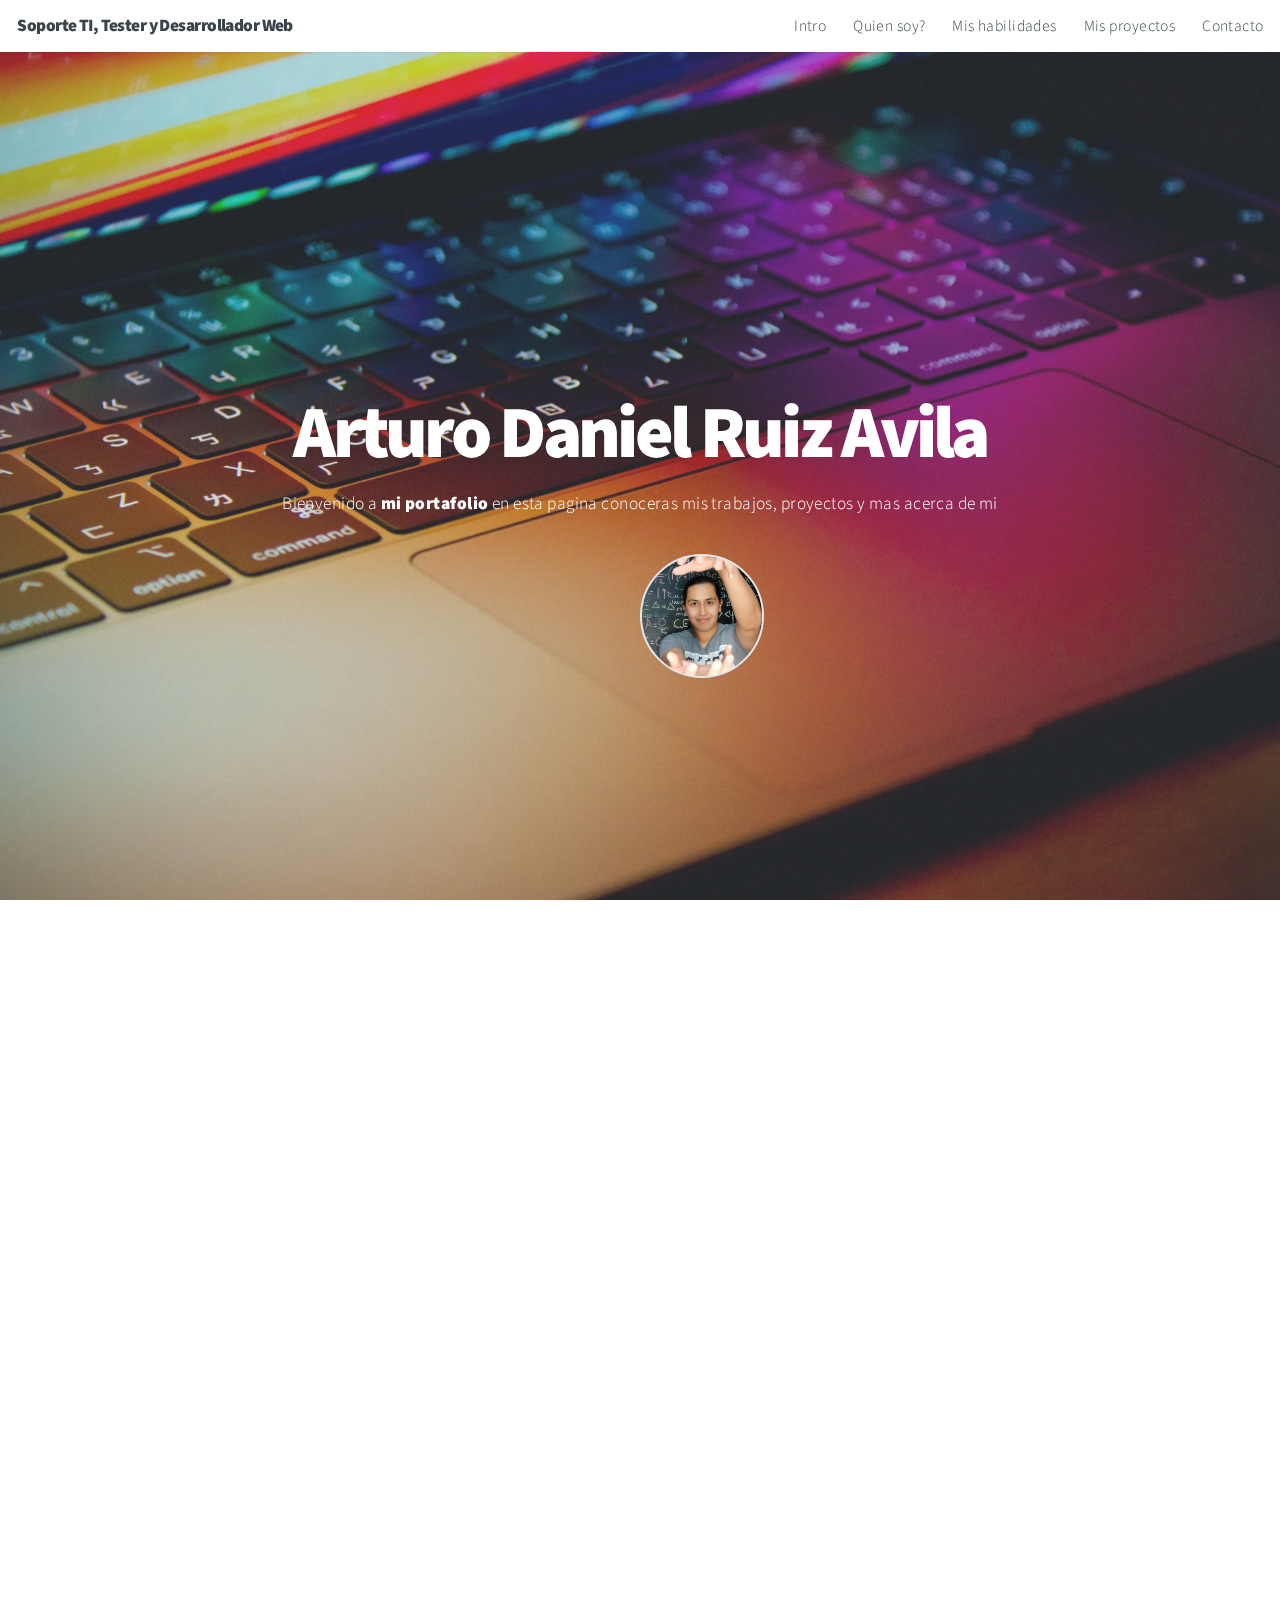
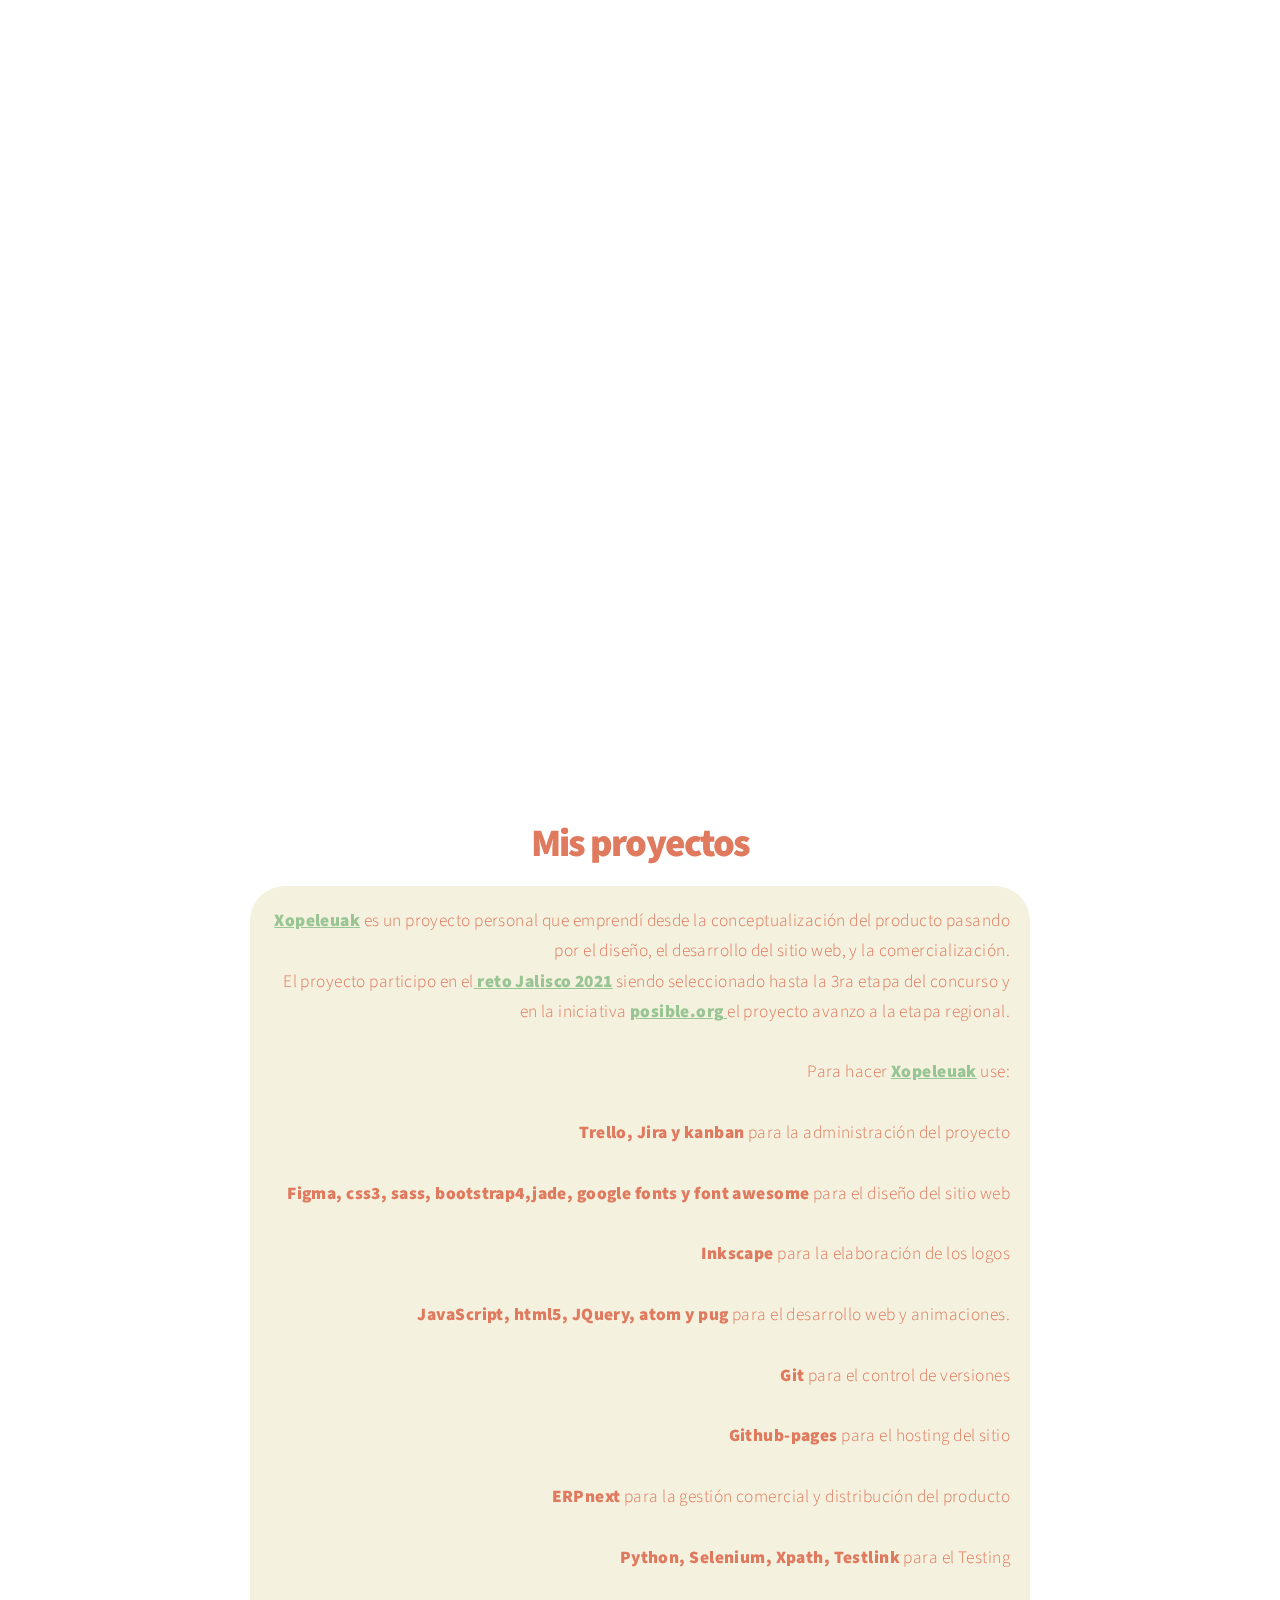
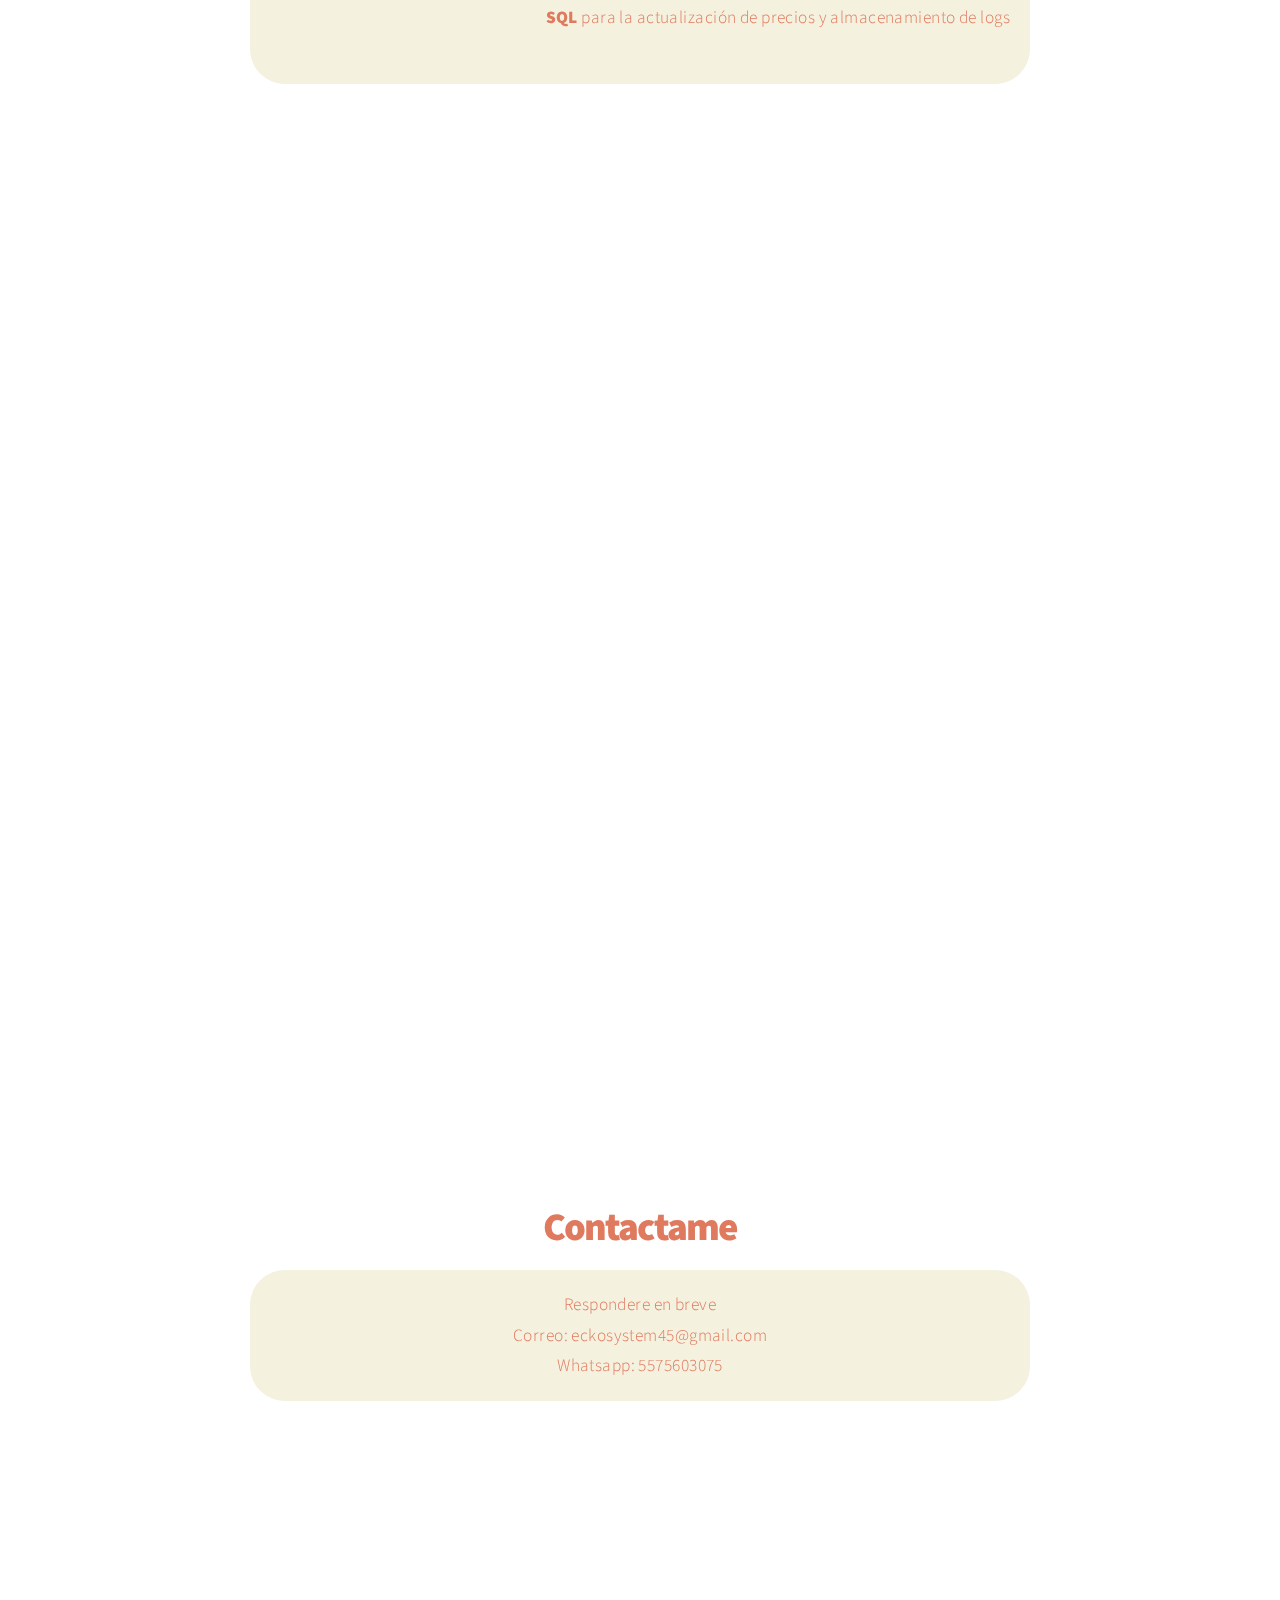
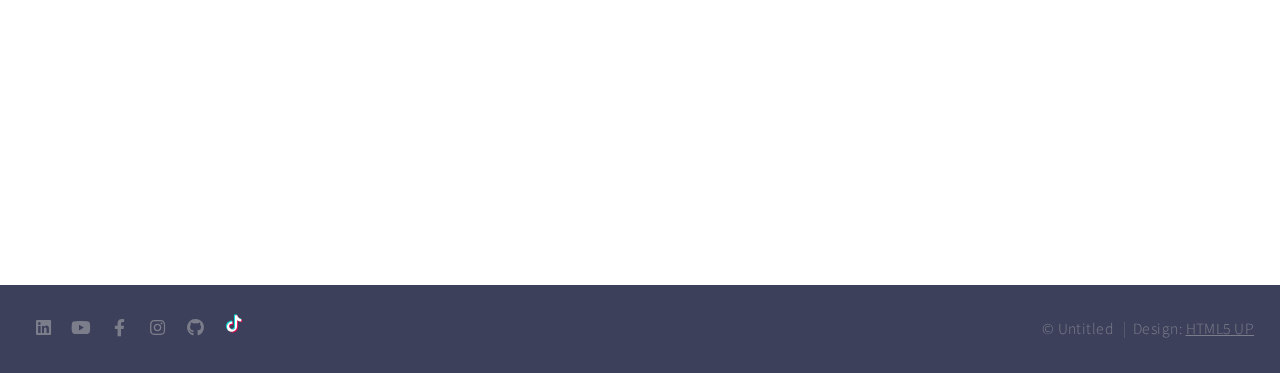
<file: index.html>
﻿<!DOCTYPE HTML>
<!--

		<noscript><link rel="stylesheet" href="assets/css/noscript.css" /></noscript>
-->
<html>
<head>
	<title>Mi portafolio</title>
	<meta charset="utf-8" />
	<link rel="stylesheet" href="assets/css/main.css" />
		<link href="https://cdn.jsdelivr.net/npm/bootstrap@5.0.0-beta1/dist/css/bootstrap.min.css" rel="stylesheet2" integrity="sha384-giJF6kkoqNQ00vy+HMDP7azOuL0xtbfIcaT9wjKHr8RbDVddVHyTfAAsrekwKmP1" crossorigin="anonymous">
	<meta name="viewport" content="width=device-width, initial-scale=1, user-scalable=no" />
	<!-- CSS only -->

	</head>
<body class="is-preload">

	
	<!-- Header -->
	<header id="header">
		<h1>Soporte TI, Tester y Desarrollador Web</h1>
		<nav>
			<ul>
				<li><a href="#intro">Intro</a></li>
				<li><a href="#one">Quien soy?</a></li>
				<li><a href="#two">Mis habilidades</a></li>
				<li><a href="#work">Mis proyectos</a></li>
				<li><a href="#contact">Contacto</a></li>
			</ul>
		</nav>
	</header>

	<!-- Intro -->
	<section id="intro" class="main style1 dark fullscreen">
		<div class="content">
			<header>
				<h2>Arturo Daniel Ruiz Avila</h2>
			</header>
			<p>
				Bienvenido a <strong>mi portafolio</strong> en esta pagina conoceras mis trabajos, proyectos y mas acerca de mi<br />
			</p>
			<footer>

			<a href="#one" class="perfil"></a>

			</footer>
		</div>
	</section>

	<!-- One -->
	<section id="one" class="main style2 right dark fullscreen">
	</div>
	<div class="gallery" id=soluciones>
		<article class="from-left">
			        <a href="images/fulls/Xopelehuak.jpg" class="image fit"><img src="images/fulls/soluciones.jpg" title="Mi proyecto" alt="" /></a>
				
		</article>
		</div>
		<div class="content box style2">
			<header>
				<h2>Quien soy?</h2>
			</header>
			<p>Soporte TI, Tester y Desarrollador Web</p>Tengo con 6 años de experiencia en el área de la tecnología
			utilizando tecnologías como:<br>

                        JavaScript, HTML5, CSS3, SASS, Responsive Design, FirstMobile , SQL, Git, WordPress, 
			Bootstrap 4, jQuery, MySQL, Oracle SQL Developer, 
			Toad, CRM Salesforce, GitHub, GitLab, Adobe Illustrator, Corel Draw, Eclipse, Shell, 
			WinSCP, Putty, Dataloader, Queue manager, HCL, WebSphere, Atom, Scrum,etc.
			<iframe width="100%"   
			src="https://www.youtube.com/embed/zTFzQ-eCBSY?start=1" title="YouTube video player" frameborder="0" 
			allow="accelerometer; autoplay; clipboard-write; encrypted-media; gyroscope; picture-in-picture" 
				allowfullscreen></iframe>
			<br><br><br>




		<a href="#two" class="button style2 down anchored">Next</a>
	</section>

	<!-- Two -->
	<section id="two" class="main style2 left dark fullscreen">
		
		<a href="#work" class="button style2 down anchored">Next</a>
</div>
<div class="gallery" id=certificados>
	
	
	<article class="from-left">
		<a href="images/certificados/a2.jpg" class="image fit"><img src="images/certificados/a2.jpg"
		title="<a href=https://learndigital.withgoogle.com/activate/validate-certificate-code><b>Desarrollo de apps moviles</b></a>" alt="" /></a>
	</article>
	
	<article class="from-right">
		<a href="images/certificados/a1.jpg" class="image fit"><img src="images/certificados/a1.jpg" 
		title="<a href=https://learndigital.withgoogle.com/activate/validate-certificate-code><b>My Business</b></a>" alt="" /></a>
	</article>

	
	<article class="from-left">
		<a href="images/certificados/a.jpg" class="image fit"><img src="images/certificados/a.jpg" 
		title="<a href=https://capacitateparaelempleo.org/verifica_diplomado/5VB653D41><b>Diplomado Tecnico en Sistemas Informaticos</b></a>" alt="" /></a>
	</article>
	
	<article class="from-right">
		<a href="images/certificados/b.jpg" class="image fit"><img src="images/certificados/b.jpg"
		title="<a href=https://capacitateparaelempleo.org/verifica_diplomado/CAEZAITVM><b>Diplomado Tecnico Integridad Web</b></a>" alt="" /></a>
	</article>
	
	
	<article class="from-left">
		<a href="images/certificados/y.jpg" class="image fit"><img src="images/certificados/y.jpg" 
		title="<a href=https://www.udemy.com/course/istqb-certified-tester-foundation-level-examenes-de-prueba><b>ISTQB examen de prueba 1 de Formación TIC</b></a>" alt="" /></a>
	</article>
	
	<article class="from-right">
		<a href="images/certificados/x.png" class="image fit"><img src="images/certificados/x.png"
		title="<a href=https://www.udemy.com/course/istqb-certified-tester-foundation-level-examenes-de-prueba><b>ISTQB examen de prueba 2 de Formación TIC</b></a>" alt="" /></a>
	</article>
	
	
	<article class="from-left">
		<a href="images/certificados/c.jpg" class="image fit"><img src="images/certificados/c.jpg"
		title="<a href=https://www.udemy.com/certificate/UC-2f883546-5121-48dd-ab26-13c716f85ba6><b>Ingeneria de Software</b></a>" alt="" /></a>
	</article>
	
	<article class="from-right">
		<a href="images/certificados/g.jpg" class="image fit"><img src="images/certificados/g.jpg" 
		title="<a href=https://www.udemy.com/certificate/UC-96335323-6f96-4530-8563-e012b7f307c4><b>Diseño Web</b></a>" alt="" /></a>
	</article>
	
	
	<article class="from-left">
		<a href="images/certificados/a4.jpg" class="image fit"><img src="images/certificados/a4.jpg" 
		title="<a href=https://www.sololearn.com/Certificate/1059-16853876/jpg><b>PHP course</b></a>" alt="" /></a>
	</article>
	
	<article class="from-right">
		<a href="images/certificados/d.jpeg" class="image fit"><img src="images/certificados/d.jpeg" 
		title="<a href=https://www.sololearn.com/Certificate/1060-16853876/jpg><b>SQL course</b></a>" alt="" /></a>
	</article>

	
	<article class="from-left">
		<a href="images/certificados/a3.jpg" class="image fit"><img src="images/certificados/a3.jpg" 
		title="<a href=https://www.sololearn.com/Certificate/1023-16853876/jpg><b>CSS course</b></a>" alt="" /></a>
	</article>
	
	<article class="from-right">
		<a href="images/certificados/k.jpeg" class="image fit"><img src="images/certificados/k.jpeg" 
		title="<a href=https://www.sololearn.com/Certificate/1014-16853876/jpg><b>HTML course</b></a>" alt="" /></a>
	</article>
	
	
	<article class="from-left">
		<a href="images/certificados/e.jpg" class="image fit"><img src="images/certificados/e.jpg" 
		title="<a href=https://www.crehana.com/mx/cursos-online-liderazgo/scrum-gestionando-equipos-de-trabajo><b>Scrum</b></a>" alt="" /></a>
	</article>
	
	<article class="from-right">
		<a href="images/certificados/a8.jpg" class="image fit"><img src="images/certificados/a8.jpg" 
		title="<a href=https://capacitateparaelempleo.org/verifica/zv6jc9d3z><b>Curador de datos</b></a>" alt="" /></a>
	</article>
	
	
	<article class="from-left">
		<a href="images/certificados/f.jpg" class="image fit"><img src="images/certificados/f.jpg" 
		title="<a href=https://capacitateparaelempleo.org/verifica/w1r3yak9u><b>Programador POO</b></a>" alt="" /></a>
	</article>
	
	<article class="from-right">
		<a href="images/certificados/h.jpg" class="image fit"><img src="images/certificados/h.jpg"
		title="<a href=https://capacitateparaelempleo.org/verifica/mrmzerogl><b>Administrador DB</b></a>" alt="" /></a>
	</article>
	
	
	<article class="from-left">
		<a href="images/certificados/i.jpg" class="image fit"><img src="images/certificados/i.jpg" 
		title="<a href=https://capacitateparaelempleo.org/verifica/8ulkacsgz><b>Analista de datos</b></a>" alt="" /></a>
	</article>
	
	<article class="from-right">
		<a href="images/certificados/j.jpg" class="image fit"><img src="images/certificados/j.jpg" 
		title="<a href=https://capacitateparaelempleo.org/verifica/o08621hll><b>Tecnico en reparacion de equipo de computo</b></a>" alt="" /></a>
	</article>
	
	
	<article class="from-left">
		<a href="images/certificados/a5.jpg" class="image fit"><img src="images/certificados/a5.jpg" 
		title="<a href=https://capacitateparaelempleo.org/verifica/w3s84lw7a><b>Desarrollador contenido digital</b></a>" alt="" /></a>
	</article>
	
	<article class="from-right">
		<a href="images/certificados/l.jpg" class="image fit"><img src="images/certificados/l.jpg" 
		title="<a href=https://capacitateparaelempleo.org/verifica/gjopc6zt2><b>Tecnico en Seguridad Informatica</b></a>" alt="" /></a>
	</article>
	
	<article class="from-left">
		<a href="images/certificados/a6.jpg" class="image fit"><img src="images/certificados/a6.jpg" 
		title="<a href=https://capacitateparaelempleo.org/verifica/l6znq8u9c><b>Gestor imagen web</b></a>" alt="" /></a>
	</article>
	
	<article class="from-right">
		<a href="images/certificados/a7.jpg" class="image fit"><img src="images/certificados/a7.jpg" 
		title="<a href=https://capacitateparaelempleo.org/verifica/t0nnw7or1><b>Tester</b></a>" alt="" /></a>
	</article>
	
	
	
	</section>


	<!-- Work -->
	<section id="work" class="main style3 primary"  background="bgw.jpg">
		<div class="content">
			<header>
				<h2>Mis proyectos</h2>
				<p class="mitrabajo1"><a href="xopelehuak_html5/index2.html"><b>Xopeleuak</b></a> es un proyecto personal que emprendí desde la 
					conceptualización del producto pasando por el diseño, el desarrollo del sitio web, y la comercialización.</br> El proyecto participo
					en el<a href=https://singularityumexicosummit.com/reto2021/#:~:text=El%20objetivo%20principal%20del%20%E2%80%9CReto,en%20los%20siguientes%20cinco%20a%C3%B1os.>
					<b> reto Jalisco 2021</b></a> siendo seleccionado hasta la 3ra etapa del concurso y en la iniciativa <a href=https://posible.org.mx/app/feed><b>posible.org</b>
						</a> el proyecto avanzo a la etapa regional.
			</br>
			</br>
			Para hacer <a href="xopelehuak_html5/index2.html"><b>Xopeleuak</b></a> use:
			</br>
			</br>
			<b>Trello, Jira y kanban</b> para la administración del proyecto
			</br></br> 
			<b>Figma, css3, sass, bootstrap4,jade, google fonts y font awesome </b> para el diseño del sitio web
			</br> </br>
			<b>Inkscape</b> para la elaboración de los logos
			</br></br>
			<b>JavaScript, html5, JQuery, atom y pug</b> para el desarrollo web y animaciones.
			</br> </br>
			<b>Git</b> para el control de versiones
			</br> </br>
			<b>Github-pages</b> para el hosting del sitio
			</br> </br>
			<b>ERPnext</b> para la gestión comercial y distribución del producto
			</br> </br>
			<b>Python, Selenium, Xpath, Testlink</b> para el Testing
			</br> </br>
			<b>SQL</b> para la actualización de precios y almacenamiento de logs
</br>
				</br>
			</p>
			</header>
			<!-- Gallery  -->
			<div class="gallery">
				<article class="from-left">
					<a href="images/fulls/03.jpg" class="image fit"><img src="images/thumbs/04.jpg" title="Koala" alt="" /></a>
				</article>
				<article class="from-right">
					<a href="images/fulls/06.jpeg" class="image fit"><img src="images/thumbs/05.jpeg" title="Gelatina Energetica" alt="" /></a>
				</article>
				<article class="from-left">
					<a href="images/fulls/04.png" class="image fit"><img src="images/thumbs/03.jpg" title="Girasol" alt="" /></a>
				</article>
				<article class="from-right">
					<a href="images/fulls/01.jpg" class="image fit"><img src="images/thumbs/02.jpg" title="Steve" alt="" /></a>
				</article>
				<article class="from-left">
					<a href="images/fulls/02.jpg" class="image fit"><img src="images/thumbs/01.jpg" title="Roblox" alt="" /></a>
				</article>
				<article class="from-right">
					<a href="images/fulls/05.jpg" class="image fit"><img src="images/thumbs/05.jpg" title="Redes Sociales" alt="" /></a>
				</article>

			</div>

		</div>
	</section>

	<!-- Contact -->
				<section id="contact" class="main style3 secondary">
					<div class="content">
						<header>
							<h2>Contactame</h2>
							<p class="micontacto">Respondere en breve <span> </br> Correo: eckosystem45@gmail.com
						</br> Whatsapp: 5575603075</span> </p>
						</header>
						<div class="box">
							<form method="post" action="#">
								<div class="fields">
									<div class="field half"><input type="text" name="Nombre" placeholder="Name" /></div>
									<div class="field half"><input type="email" name="Correo" placeholder="Email" /></div>
									<div class="field"><textarea name="message" placeholder="Mensaje" rows="6"></textarea></div>
								</div>
								<ul class="actions special">
									<li><input type="submit" value="Enviar" /></li>
								</ul>
							</form>
						</div>
					</div>
				</section>

				<!-- Footer -->
				<footer id="footer">

					<!-- Icons -->
					<ul class="icons">
						<li><a href="https://www.linkedin.com/in/arturo-daniel-ruiz-avila-5a0120205/"
							   class="icon brands fa-linkedin"><span class="label">YouTube</span></a></li>
						<li><a href="https://www.youtube.com/channel/UChh62N7AQ5DLrScbv_pyC9Q/videos?view_as=subscriber"
							   class="icon brands fa-youtube"><span class="label">YouTube</span></a></li>
						<li><a href="https://www.facebook.com/Xopeleuak"
							   class="icon brands fa-facebook-f"><span class="label">Facebook</span></a></li>
						<li><a href="https://www.instagram.com/eckosystem45/"
							   class="icon brands fa-instagram"><span class="label">Instagram</span></a></li>
						<li><a href="https://github.com/ekhosystem"
 								class="icon brands fa-github"><span class="label">GitHub</span></a></li>
						<li><a href="https://www.tiktok.com/@eckosystem45?lang=es"
 							   class="icon brands fa-tiktok"><span class="label">Tiktok</span><svg xmlns="http://www.w3.org/2000/svg" width="20" height="20" viewBox="0 0 48 48">
										 <g fill="none" fill-rule="evenodd">
												 <path fill="#00F2EA" d="M20.023 18.111v-1.703a13.17 13.17 0 0 0-1.784-.13c-7.3 0-13.239 5.94-13.239 13.24 0 4.478 2.238 8.442 5.652 10.839a13.187 13.187 0 0 1-3.555-9.014c0-7.196 5.77-13.064 12.926-13.232"/>
												 <path fill="#00F2EA" d="M20.335 37.389c3.257 0 5.914-2.591 6.035-5.82l.011-28.825h5.266a9.999 9.999 0 0 1-.17-1.825h-7.192l-.012 28.826c-.12 3.228-2.778 5.818-6.034 5.818a6.006 6.006 0 0 1-2.805-.694 6.037 6.037 0 0 0 4.901 2.52M41.484 12.528v-1.602a9.943 9.943 0 0 1-5.449-1.62 10.011 10.011 0 0 0 5.45 3.222"/>
												 <path fill="#FF004F" d="M36.035 9.305a9.962 9.962 0 0 1-2.461-6.56h-1.927a10.025 10.025 0 0 0 4.388 6.56M18.239 23.471a6.053 6.053 0 0 0-6.046 6.046 6.05 6.05 0 0 0 3.24 5.352 6.007 6.007 0 0 1-1.144-3.526 6.053 6.053 0 0 1 6.046-6.047c.623 0 1.22.103 1.784.28v-7.343a13.17 13.17 0 0 0-1.784-.13c-.105 0-.208.006-.312.008v5.64a5.944 5.944 0 0 0-1.784-.28"/>
												 <path fill="#FF004F" d="M41.484 12.528v5.59c-3.73 0-7.185-1.193-10.007-3.218v14.617c0 7.3-5.938 13.239-13.238 13.239-2.821 0-5.437-.89-7.587-2.4a13.201 13.201 0 0 0 9.683 4.225c7.3 0 13.239-5.939 13.239-13.238V16.726a17.107 17.107 0 0 0 10.007 3.218V12.75c-.72 0-1.42-.078-2.097-.223"/>
												 <path fill="#FFF" d="M31.477 29.517V14.9a17.103 17.103 0 0 0 10.007 3.218v-5.59a10.011 10.011 0 0 1-5.449-3.223 10.025 10.025 0 0 1-4.388-6.56h-5.266L26.37 31.57c-.121 3.228-2.778 5.819-6.035 5.819a6.038 6.038 0 0 1-4.901-2.52 6.05 6.05 0 0 1-3.241-5.352 6.053 6.053 0 0 1 6.046-6.046c.622 0 1.219.102 1.784.28v-5.64c-7.156.168-12.926 6.036-12.926 13.232 0 3.48 1.352 6.648 3.555 9.014a13.16 13.16 0 0 0 7.587 2.399c7.3 0 13.238-5.939 13.238-13.239"/>
										 </g>
								 </svg></a></li>

					</ul>

					<!-- Menu -->
					<ul class="menu">
						<li>&copy; Untitled</li>
						<li>Design: <a href="https://html5up.net">HTML5 UP</a></li>
					</ul>

				</footer>

				<!-- Scripts -->
				<script src="assets/js/jquery.min.js"></script>
				<script src="assets/js/jquery.poptrox.min.js"></script>
				<script src="assets/js/jquery.scrolly.min.js"></script>
				<script src="assets/js/jquery.scrollex.min.js"></script>
				<script src="assets/js/browser.min.js"></script>
				<script src="assets/js/breakpoints.min.js"></script>
				<script src="assets/js/util.js"></script>
				<script src="assets/js/main.js"></script>


</body>

</html>
</file>
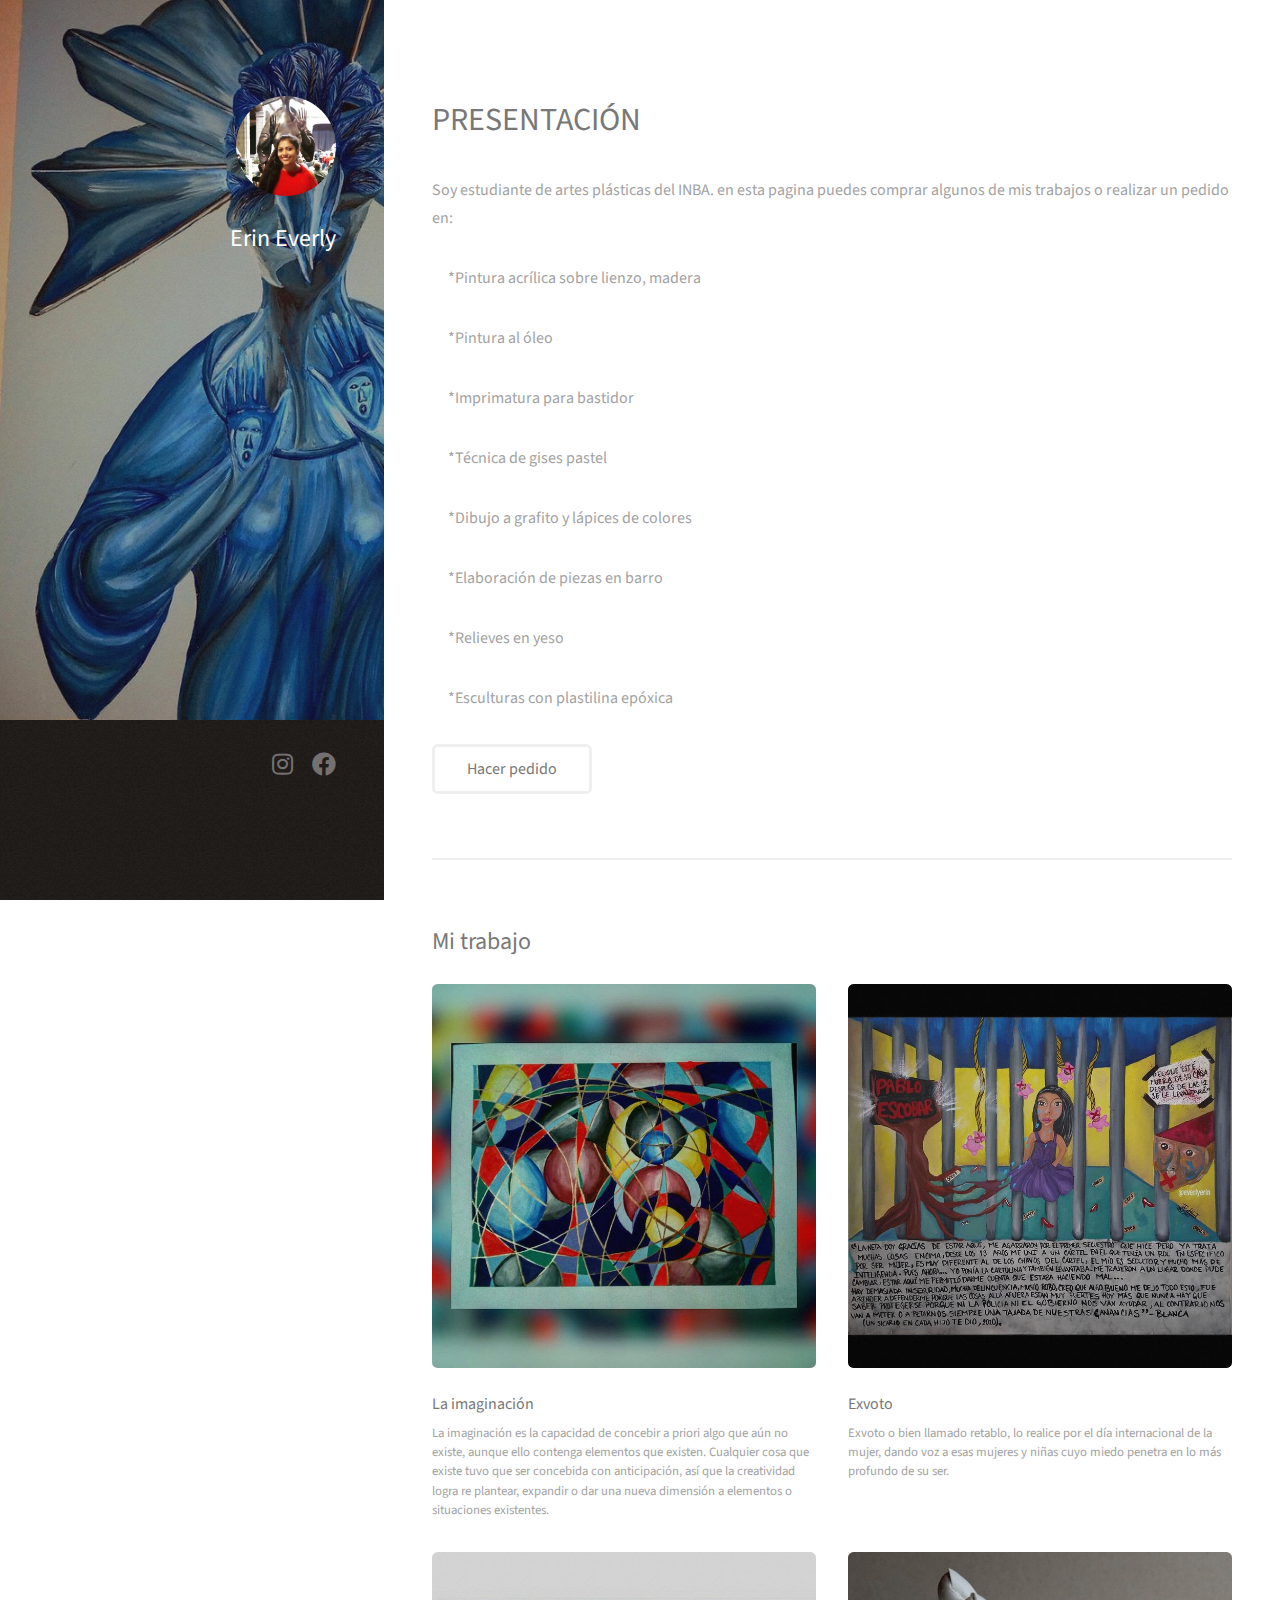
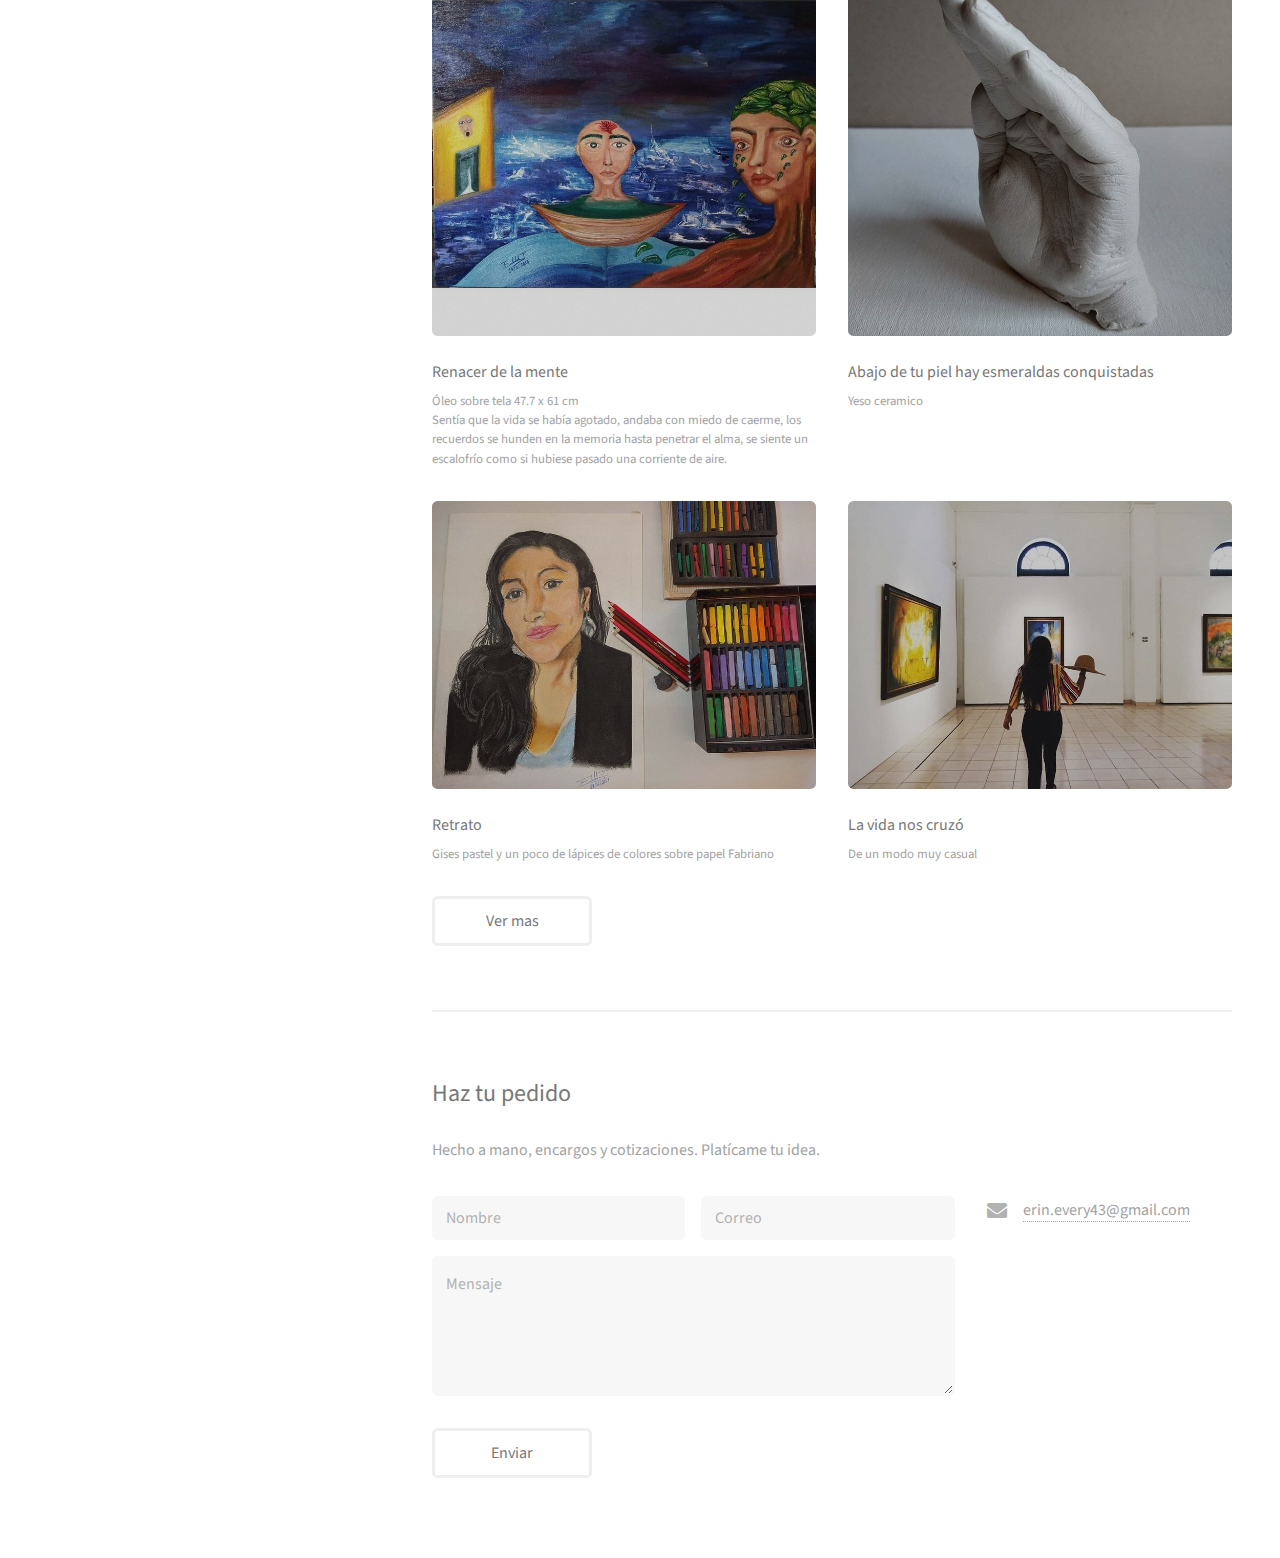
<file: erin/index.html>
<!DOCTYPE HTML>

<html>
	<head>
		<title>Erin Everly</title>
		<meta charset="utf-8" />
		<meta name="viewport" content="width=device-width, initial-scale=1, user-scalable=no" />
		<link rel="stylesheet" href="assets/css/main.css" />
	</head>
	<body class="is-preload">

		<!-- Header -->
			<header id="header">
				<div class="inner">
					<a href="#" class="image avatar"><img src="images/avatar.jpg" alt="" /></a>
					<h2><strong>Erin Everly</strong>
				</h2>
				</div>
			</header>

		<!-- Main -->
			<div id="main">

				<!-- One -->
					<section id="one">
						<header class="major">
							<h2>PRESENTACIÓN<br/>
							</h2>
						</header>
						<p>Soy estudiante de artes plásticas del INBA.
						en esta pagina puedes comprar algunos de mis trabajos
					  o realizar un pedido en:</p>
							<ul>
								*Pintura acrílica sobre lienzo, madera
							</ul>
							<ul>
								*Pintura al óleo
							</ul>
							<ul>
								*Imprimatura para bastidor
							</ul>
							<ul>
								*Técnica de gises pastel
							</ul>
							<ul>
								*Dibujo a grafito y lápices de colores
							</ul>
							<ul>
								*Elaboración de piezas en barro
							</ul>
							<ul>
								*Relieves en yeso
							</ul>
							<ul>
								*Esculturas con plastilina epóxica
							</ul>

						<ul class="actions">
							<li><a href="https://www.instagram.com/everlyerin/" class="button">Hacer pedido</a></li>
						</ul>
					</section>

				<!-- Two -->
					<section id="two">
						<h2>Mi trabajo</h2>
						<div class="row">
							<article class="col-6 col-12-xsmall work-item">
								<a href="images/fulls/01.jpg" class="image fit thumb"><img src="images/thumbs/01.jpg" alt="" /></a>
								<h3>La imaginación</h3>
								<p>La imaginación es la capacidad de concebir a priori algo que aún no existe,
									aunque ello contenga elementos que existen. Cualquier cosa que existe tuvo
									que ser concebida con anticipación, así que la creatividad logra re plantear,
									expandir o dar una nueva dimensión a elementos o situaciones existentes.</p>
							</article>
							<article class="col-6 col-12-xsmall work-item">
								<a href="images/fulls/02.jpg" class="image fit thumb"><img src="images/thumbs/02.jpg" alt="" /></a>
								<h3>Exvoto</h3>
								<p>Exvoto o bien llamado retablo, lo realice por el día internacional de la mujer, dando voz a esas
									 mujeres y niñas cuyo miedo penetra en lo más profundo de su ser.</p>
							</article>
							<article class="col-6 col-12-xsmall work-item">
								<a href="images/fulls/03.jpg" class="image fit thumb"><img src="images/thumbs/03.jpg" alt="" /></a>
								<h3>Renacer de la mente</h3>
								<p>Óleo sobre tela 47.7 x 61 cm</p>
								<p>Sentía que la vida se había agotado, andaba con miedo de caerme, los recuerdos
									se hunden en la memoria hasta penetrar el alma, se siente un escalofrío como
									 si hubiese pasado una corriente de aire.</p>
							</article>
							<article class="col-6 col-12-xsmall work-item">
								<a href="images/fulls/04.jpg" class="image fit thumb"><img src="images/thumbs/04.jpg" alt="" /></a>
								<h3>Abajo de tu piel hay esmeraldas conquistadas</h3>
								<p>Yeso ceramico</p>
							</article>
							<article class="col-6 col-12-xsmall work-item">
								<a href="images/fulls/05.jpg" class="image fit thumb"><img src="images/thumbs/05.jpg" alt="" /></a>
								<h3>Retrato</h3>
								<p>Gises pastel y un poco de lápices de colores sobre papel Fabriano</p>
							</article>
							<article class="col-6 col-12-xsmall work-item">
								<a href="images/fulls/06.jpg" class="image fit thumb"><img src="images/thumbs/06.jpg" alt="" /></a>
								<h3>La vida nos cruzó</h3>
								<p>De un modo muy casual</p>
							</article>
						</div>
						<ul class="actions">
							<li><a href="https://www.instagram.com/everlyerin/" class="button">Ver mas</a></li>
						</ul>
					</section>

				<!-- Three -->
					<section id="three">
						<h2>Haz tu pedido</h2>
						<p>Hecho a mano, encargos y cotizaciones. Platícame tu idea. </p>
						<div class="row">
							<div class="col-8 col-12-small">
								<form method="post" action="#">
									<div class="row gtr-uniform gtr-50">
										<div class="col-6 col-12-xsmall"><input type="text" name="name" id="name" placeholder="Nombre" /></div>
										<div class="col-6 col-12-xsmall"><input type="email" name="email" id="email" placeholder="Correo" /></div>
										<div class="col-12"><textarea name="message" id="message" placeholder="Mensaje" rows="4"></textarea></div>
									</div>
								</form>
								<ul class="actions">
									<li><input type="submit" value="Enviar" /></li>
								</ul>
							</div>
							<div class="col-4 col-12-small">
								<ul class="labeled-icons">

									<li>
										<h3 class="icon solid fa-envelope"><span class="label">Correo</span></h3>
										<a href="erin.every43@gmail.com">erin.every43@gmail.com</a>
									</li>
								</ul>
							</div>
						</div>
					</section>

			</div>

		<!-- Footer -->
			<footer id="footer">
				<div class="inner">
					<ul class="icons">
						<li><a href="https://www.instagram.com/everlyerin/" class="icon brands fa-instagram"><span class="label">Instagram</span></a></li>
						<li><a href="https://www.facebook.com/evelyn.betanzos.12" class="icon brands fa-facebook"><span class="label">Facebook</span></a></li>
					</ul>
					<ul class="copyright">
						<li>&copy; Untitled</li><li>Design: <a href="http://html5up.net">HTML5 UP</a></li>
					</ul>
				</div>
			</footer>

		<!-- Scripts -->
			<script src="assets/js/jquery.min.js"></script>
			<script src="assets/js/jquery.poptrox.min.js"></script>
			<script src="assets/js/browser.min.js"></script>
			<script src="assets/js/breakpoints.min.js"></script>
			<script src="assets/js/util.js"></script>
			<script src="assets/js/main.js"></script>

	</body>
	<!--
		Strata by HTML5 UP
		html5up.net | @ajlkn
		Free for personal and commercial use under the CCA 3.0 license (html5up.net/license)
	-->
</html>
</file>
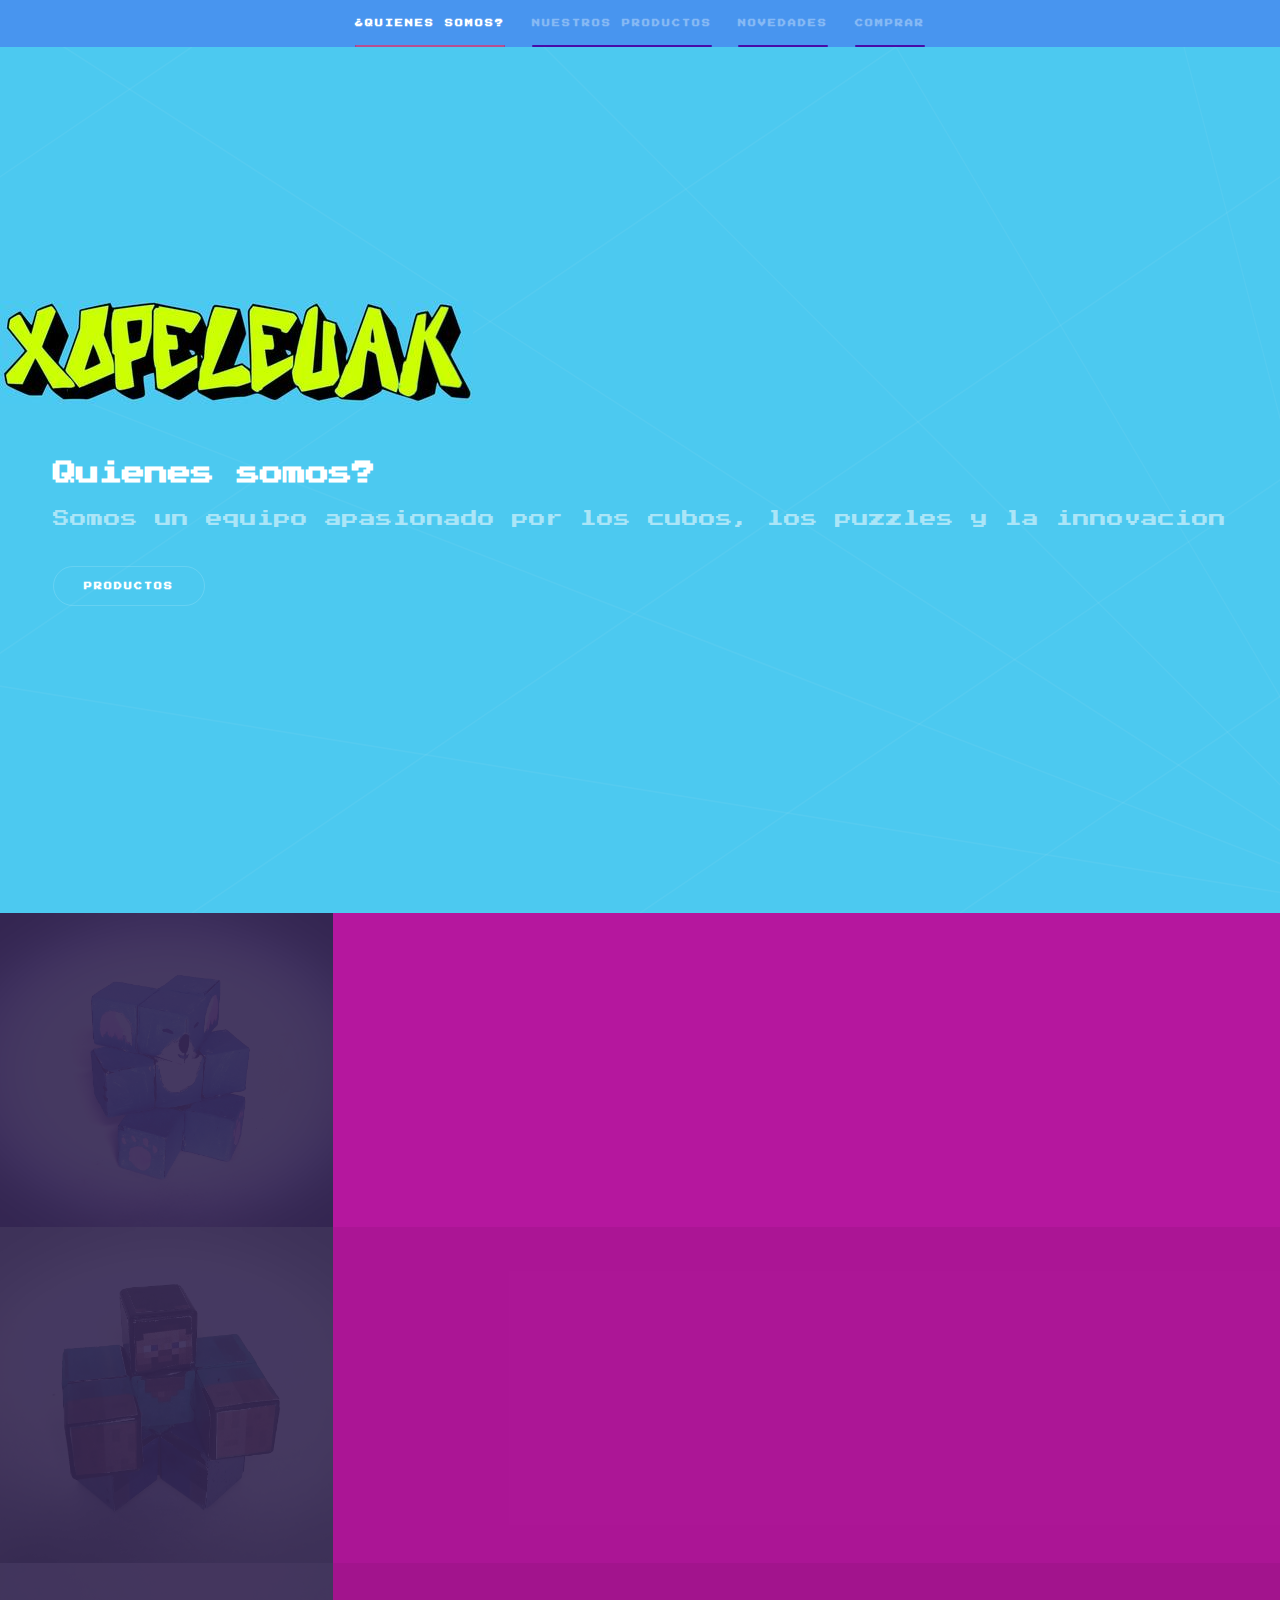
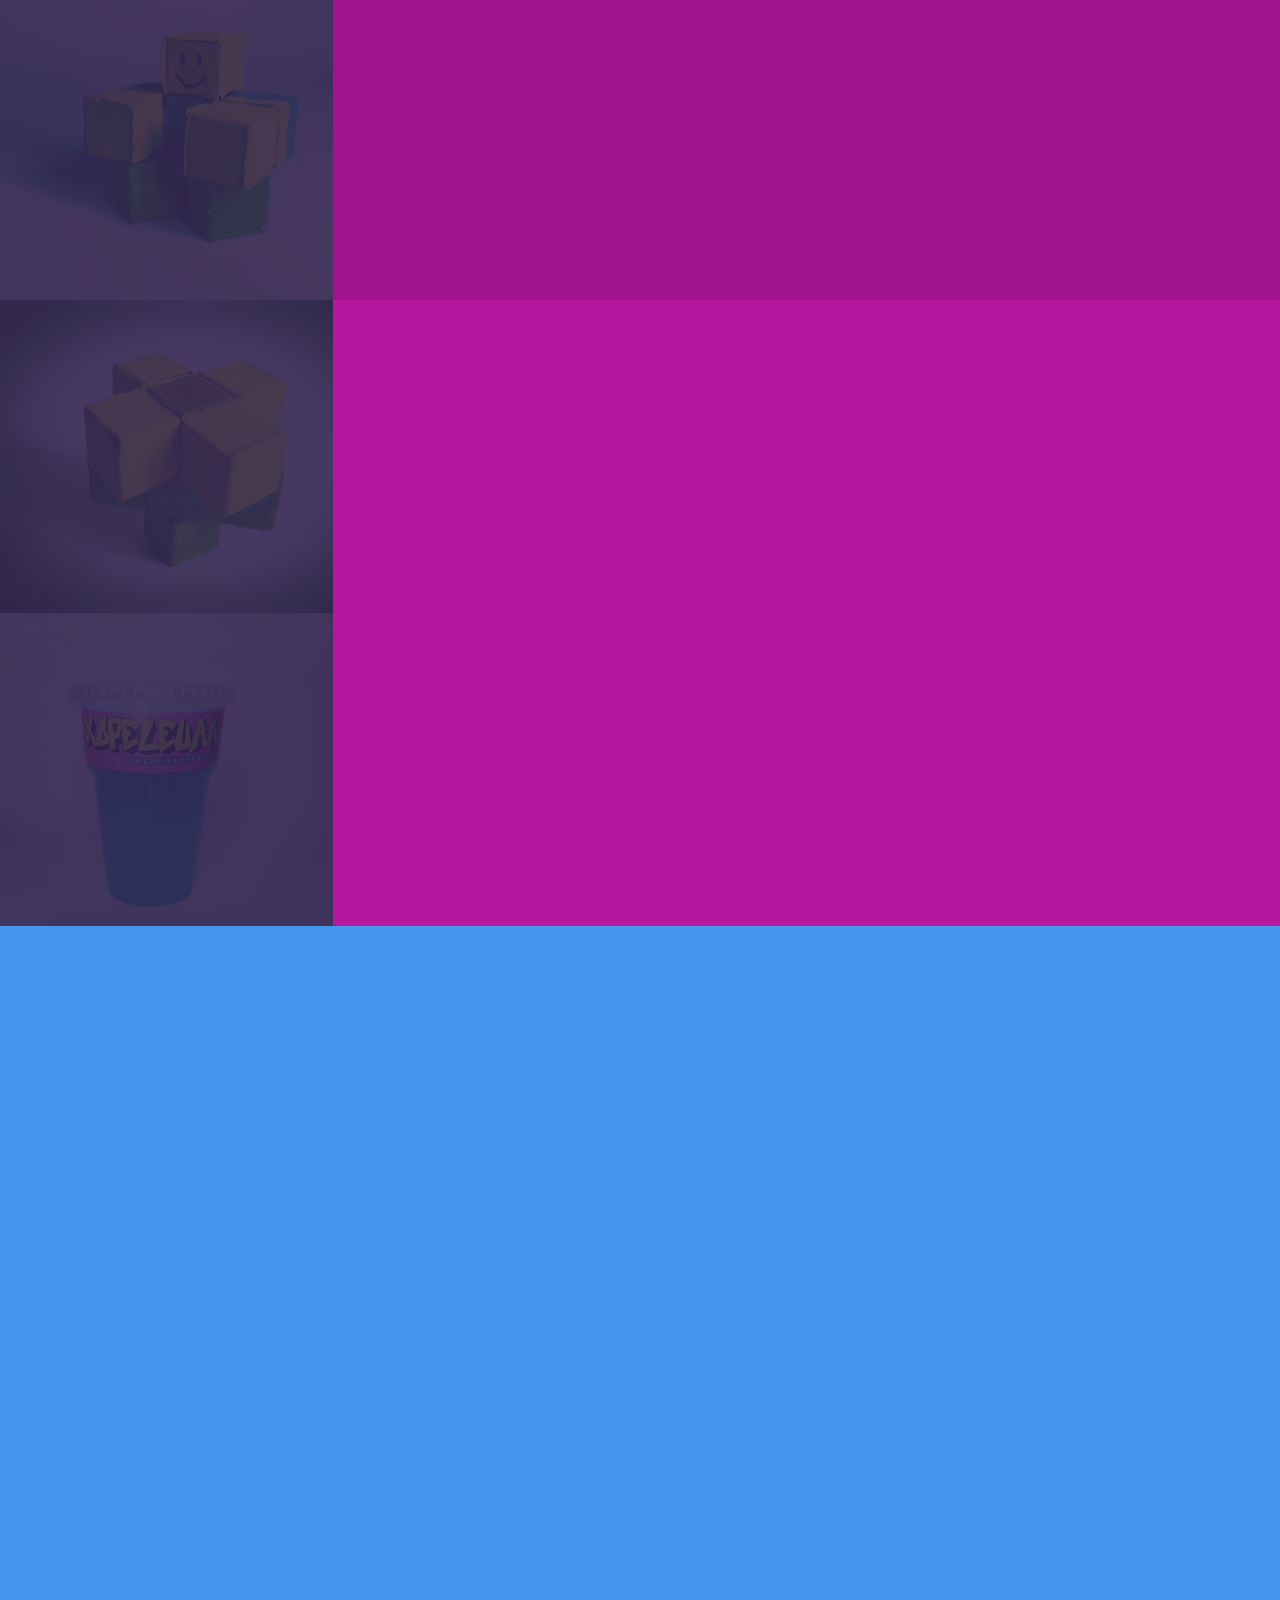
<file: xopelehuak_html5/index2.html>
<!DOCTYPE HTML>
<!--
	Hyperspace by HTML5 UP
	html5up.net | @ajlkn
	Free for personal and commercial use under the CCA 3.0 license (html5up.net/license)
-->
<html>
	<head>
		<title>Xopeleuak</title>
		<meta charset="utf-8" />
		<meta name="viewport" content="width=device-width, initial-scale=1, user-scalable=no" />
		<link rel="stylesheet" href="assets/css/main.css" />
		<noscript><link rel="stylesheet" href="assets/css/noscript.css" /></noscript>
		<link rel="preconnect" href="https://fonts.gstatic.com">
		<!-- CSS only -->
<link href="https://cdn.jsdelivr.net/npm/bootstrap@5.0.0-beta1/dist/css/bootstrap.min.css" rel="stylesheet2" integrity="sha384-giJF6kkoqNQ00vy+HMDP7azOuL0xtbfIcaT9wjKHr8RbDVddVHyTfAAsrekwKmP1" crossorigin="anonymous">
<link href="https://fonts.googleapis.com/css2?family=Press+Start+2P&display=swap" rel="stylesheet">
	</head>
	<body class="is-preload">

		<!-- Sidebar -->
			<section id="sidebar">
				<div class="inner">
					<nav>
						<ul>
							<li><a href="#intro">¿Quienes somos?</a></li>
							<li><a href="#one">Nuestros Productos</a></li>
							<li><a href="#two">Novedades</a></li>
							<li><a href="#three">Comprar</a></li>
						</ul>
					</nav>
				</div>
			</section>

		<!-- Wrapper -->
			<div id="wrapper">

				<!-- Intro -->
					<section id="intro" class="wrapper style1 fullscreen fade-up">
						<a href="#" class="image" id="logo"><img src="images/logo2.jpg" alt="" data-position="top center" /></a>
						<div class="inner">
							<h1>Xopelehuak cubos rubik minecraft roblox</h1>
							<h2>Quienes somos?</h2>
							<p>Somos un equipo apasionado por los cubos, los puzzles y la innovacion</p>
							<ul class="actions">
								<li><a href="#one" class="button scrolly">Productos</a></li>
							</ul>
						</div>
					</section>

				<!-- One -->
					<section id="one" class="wrapper style2 spotlights">
						<section>

							<a href="#" class="image" id="kuala"><img src="images/Kuala.jpg" alt="" data-position="center center" /></a>

							<div class="content">
								<div class="inner">
									<h2>Kuala</h2>
									<p>Es nuestro cubo insignia, es ideal para principiantes, esta basado en un cubo superfloppy
										 lo cual lo hace un reto bastante divertido e intuitivo.
										 <!-- En xopelehuak queremos ayudar al planeta por esa razon donaremos parte de las ganancias a la fundacion reforestamosmexico-->
									 </p>
									<ul class="actions">
										<li><a href="#three" class="button">Comprar $200.00 MXN</a></li>
									</ul>
								</div>
							</div>
						</section>
						<section>
							<a href="#" class="image"><img src="images/Estib.jpg" alt="" data-position="top center" /></a>
							<div class="content">
								<div class="inner">
									<h2>Estib</h2>
									<p>Es nuestro primer cubo basado en el mundo de minecraft pero no sera el ultimo,
										 espera mas diseños, puedes ser de los primeros en enterarte siguiendonos
										 en nuestras redes sociales</p>
									<ul class="actions">
										<li><a href="#three" class="button">Comprar $200.00 MXN</a></li>
									</ul>
								</div>
							</div>
						</section>
						<section>
							<a href="#" class="image"><img src="images/Rublox.jpg" alt="" data-position="25% 25%" /></a>
							<div class="content">
								<div class="inner">
									<h2>Rublox</h2>
									<p>Es nuestro primer cubo basado en el mundo de roblox pero no sera el ultimo,
										espera mas diseños, puedes ser de los primeros en enterarte siguiendonos en
										 nuestras redes sociales</p>
									<ul class="actions">
										<li><a href="#three" class="button">Comprar $200.00 MXN</a></li>
									</ul>
								</div>
							</div>
						</section>
						<section>
							<a href="#" class="image"><img src="images/Girasol.jpg" alt="" data-position="25% 25%" /></a>
							<div class="content">
								<div class="inner">
									<h2>Girasol</h2>
									<p>Este cubo esta basado en el girasol de Minecraft estamos trabajando para trarte mas flores y accesorios de este iconico videojuego</p>
									<ul class="actions">
										<li><a href="#three" class="button">Comprar $200.00 MXN</a></li>
									</ul>
								</div>
							</div>
						</section>
						<section>
							<a href="#" class="image"><img src="images/Gelatina.jpg" alt="" data-position="25% 25%" /></a>
							<div class="content">
								<div class="inner">
									<h2>Gelatina Energetica</h2>
									<p>Nuestra gelatina energetica es un proyecto que busca una alternativa a las bebidas energeticas en una presentacion mas saludable y economica</p>
									<ul class="actions">
										<li><a href="#three" class="button">Comprar 12 pack $160.00 MXN</a></li>
									</ul>
								</div>
							</div>
						</section>
					</section>

				<!-- Two-->
					<section id="two" class="wrapper style3 fade-up">
						<div class="inner">
							<h2>Novedades</h2>
							<p>Esta seccion es para brindarte un servicio mas personalizado</p>
							<div class="features">
								<section>
									<span class="icon solid major fa-cubes"></span>
									<h3>Tu avatar de Minecraft</h3>
									<p>Envianos varias fotos de tu avatar de minecraft y haremos tu cubo rubik al estilo Xopelehuak por $300</p>
								</section>
								<section>
									<span class="icon solid major fa-cube"></span>
									<h3>Tu avatar de Roblox</h3>
									<p>Envianos varias fotos de tu avatar de Roblox y haremos tu cubo rubik al estilo Xopelehuak por $300</p>
								</section>
								<section>
									<span class="icon solid major fa-bolt"></span>
									<h3>Mas sabores</h3>
									<p>Espera proximamente nuestro nuevo sabor maracuya</p>
								</section>
								<section>
									<span class="icon solid major fa-motorcycle"></span>
									<h3>Vende Xopelehuak</h3>
									<p>Si estas dentro de la CDMX o zona metropolitana puedes vender nuestras gelatinas con un amplio margen de ganancia contactanos para mas informacion</p>
								</section>
							</div>
							<ul class="actions">
								<li><a href="generic.html" class="button" id=boton></a></li>
							</ul>
						</div>
					</section>


				<!-- Three -->
					<section id="three" class="wrapper style1 fade-up">
						<div class="inner">
							<h2>Pedidos</h2>
							<p>El proyecto esta en un etapa inicial por lo que solo contamos con entregas personales en
								las estaciones del metro pantitlan y salto del agua</p>
							<div class="split style1">
								<section>
									<form method="post" action="#">
										<div class="fields">
											<div class="field half">
												<label for="name">Nombre</label>
												<input type="text" name="name" id="name" />
											</div>
											<div class="field half">
												<label for="email">Correo</label>
												<input type="text" name="email" id="email" />
											</div>
											<div class="field">
												<label for="message">Mensaje</label>
												<textarea name="message" id="message" rows="5"></textarea>
											</div>
										</div>
										<ul class="actions">
											<li><a href="" class="button submit">Enviar Mensaje</a></li>
										</ul>
									</form>
								</section>
								<section>
									<ul class="contact">
										<li>
											<h3>Entregas</h3>
											<span>Metro Pantitlan<br />
											<span>Metro Salto del agua<br />
											CDMX<br />
											Mexico</span>
										</li>
										<li>
											<h3>Correo</h3>
											<a href="eckosystem45@gmail.com">eckosystem45@gmail.com</a>
										</li>
										<li>
											<h3>Whatsapp</h3>
											<span>55 75603075</span>
										</li>
										<li>
											<h3>Redes Sociales</h3>
											<ul class="icons">
                        <li><a href="https://www.instagram.com/eckosystem45/" class="icon brands fa-instagram"><span class="label">Instagram</span></a></li>
												<li><a href="https://twitter.com/xopelehuak" class="icon brands fa-twitter"><span class="label">Twitter</span></a></li>
												<li><a href="https://www.facebook.com/Xopeleuak" class="icon brands fa-facebook-f"><span class="label">Facebook</span></a></li>
												<li><a href="https://github.com/ekhosystem" class="icon brands fa-github"><span class="label">GitHub</span></a></li>
												<li><a href="https://www.tiktok.com/@eckosystem45?lang=es" class="icon brands fa-tiktok"><span class="label">Tiktok</span>
													<svg xmlns="http://www.w3.org/2000/svg" width="20" height="20" viewBox="0 0 48 48">
													    <g fill="none" fill-rule="evenodd">
													        <path fill="#00F2EA" d="M20.023 18.111v-1.703a13.17 13.17 0 0 0-1.784-.13c-7.3 0-13.239 5.94-13.239 13.24 0 4.478 2.238 8.442 5.652 10.839a13.187 13.187 0 0 1-3.555-9.014c0-7.196 5.77-13.064 12.926-13.232"/>
													        <path fill="#00F2EA" d="M20.335 37.389c3.257 0 5.914-2.591 6.035-5.82l.011-28.825h5.266a9.999 9.999 0 0 1-.17-1.825h-7.192l-.012 28.826c-.12 3.228-2.778 5.818-6.034 5.818a6.006 6.006 0 0 1-2.805-.694 6.037 6.037 0 0 0 4.901 2.52M41.484 12.528v-1.602a9.943 9.943 0 0 1-5.449-1.62 10.011 10.011 0 0 0 5.45 3.222"/>
													        <path fill="#FF004F" d="M36.035 9.305a9.962 9.962 0 0 1-2.461-6.56h-1.927a10.025 10.025 0 0 0 4.388 6.56M18.239 23.471a6.053 6.053 0 0 0-6.046 6.046 6.05 6.05 0 0 0 3.24 5.352 6.007 6.007 0 0 1-1.144-3.526 6.053 6.053 0 0 1 6.046-6.047c.623 0 1.22.103 1.784.28v-7.343a13.17 13.17 0 0 0-1.784-.13c-.105 0-.208.006-.312.008v5.64a5.944 5.944 0 0 0-1.784-.28"/>
													        <path fill="#FF004F" d="M41.484 12.528v5.59c-3.73 0-7.185-1.193-10.007-3.218v14.617c0 7.3-5.938 13.239-13.238 13.239-2.821 0-5.437-.89-7.587-2.4a13.201 13.201 0 0 0 9.683 4.225c7.3 0 13.239-5.939 13.239-13.238V16.726a17.107 17.107 0 0 0 10.007 3.218V12.75c-.72 0-1.42-.078-2.097-.223"/>
													        <path fill="#FFF" d="M31.477 29.517V14.9a17.103 17.103 0 0 0 10.007 3.218v-5.59a10.011 10.011 0 0 1-5.449-3.223 10.025 10.025 0 0 1-4.388-6.56h-5.266L26.37 31.57c-.121 3.228-2.778 5.819-6.035 5.819a6.038 6.038 0 0 1-4.901-2.52 6.05 6.05 0 0 1-3.241-5.352 6.053 6.053 0 0 1 6.046-6.046c.622 0 1.219.102 1.784.28v-5.64c-7.156.168-12.926 6.036-12.926 13.232 0 3.48 1.352 6.648 3.555 9.014a13.16 13.16 0 0 0 7.587 2.399c7.3 0 13.238-5.939 13.238-13.239"/>
													    </g>
													</svg>
												</a></li>
											</ul>
										</li>
									</ul>
									<iframe src="https://www.google.com/maps/embed?pb=!1m18!1m12!1m3!1d470.3647503850005!2d-99.0749678760767!3d19.41594850241741!2m3!1f0!2f0!3f0!3m2!1i1024!2i768!4f13.1!3m3!1m2!1s0x85d1fdc0bd210e57%3A0x9d3a18854c3a4382!2sPantilan%20linea%201!5e0!3m2!1ses-419!2smx!4v1610387320881!5m2!1ses-419!2smx"
									 width="100%" frameborder="0" style="border:0;" allowfullscreen="" aria-hidden="false" tabindex="0"></iframe>
								</section>
							</div>
						</div>
					</section>

			</div>

		<!-- Footer -->
			<footer id="footer" class="wrapper style1-alt">
				<div class="inner">
					<ul class="menu">
						<li>&copy; Untitled. All rights reserved.</li><li>Design: <a href="http://html5up.net">HTML5 UP</a></li>
					</ul>
				</div>
			</footer>

		<!-- Scripts -->
			<script src="assets/js/jquery.min.js"></script>
			<script src="assets/js/jquery.scrollex.min.js"></script>
			<script src="assets/js/jquery.scrolly.min.js"></script>
			<script src="assets/js/browser.min.js"></script>
			<script src="assets/js/breakpoints.min.js"></script>
			<script src="assets/js/util.js"></script>
			<script src="assets/js/main.js"></script>

	</body>
</html>
</file>
<file: assets/css/noscript.css>
/*
	Big Picture by HTML5 UP
	html5up.net | @ajlkn
	Free for personal and commercial use under the CCA 3.0 license (html5up.net/license)
*/

/* Loader */

	body:before, body:after {
		display: none;
	}
</file>
<file: xopelehuak_html5/assets/css/noscript.css>
/*
	Hyperspace by HTML5 UP
	html5up.net | @ajlkn
	Free for personal and commercial use under the CCA 3.0 license (html5up.net/license)
*/

/* Spotlights */

	.spotlights > section > .image:before {
		opacity: 0 !important;
	}

	.spotlights > section > .content > .inner {
		-moz-transform: none !important;
		-webkit-transform: none !important;
		-ms-transform: none !important;
		transform: none !important;
		opacity: 1 !important;
	}

/* Wrapper */

	.wrapper > .inner {
		opacity: 1 !important;
		-moz-transform: none !important;
		-webkit-transform: none !important;
		-ms-transform: none !important;
		transform: none !important;
	}

/* Sidebar */

	#sidebar > .inner {
		opacity: 1 !important;
	}

	#sidebar nav > ul > li {
		-moz-transform: none !important;
		-webkit-transform: none !important;
		-ms-transform: none !important;
		transform: none !important;
		opacity: 1 !important;
	}
</file>
<file: assets/css/main.css>
@import url("https://fonts.googleapis.com/css?family=Source+Sans+Pro:300,900");
@import url("fontawesome-all.min.css");

/*
*/

html, body, div, span, applet, object,
iframe, h1, h2, h3, h4, h5, h6, p, blockquote,
pre, a, abbr, acronym, address, big, cite,
code, del, dfn, em, img, ins, kbd, q, s, samp,
small, strike, strong, sub, sup, tt, var, b,
u, i, center, dl, dt, dd, ol, ul, li, fieldset,
form, label, legend, table, caption, tbody,
tfoot, thead, tr, th, td, article, aside,
canvas, details, embed, figure, figcaption,
footer, header, hgroup, menu, nav, output, ruby,
section, summary, time, mark, audio, video {
	margin: 0;
	padding: 0;
	border: 0;
	font-size: 100%;
	font: inherit;
	vertical-align: baseline;}

article, aside, details, figcaption, figure,
footer, header, hgroup, menu, nav, section {
	display: block;}

body {
	line-height: 1;
}

ol, ul {
	list-style: none;
}

blockquote, q {
	quotes: none;
}

	blockquote:before, blockquote:after, q:before, q:after {
		content: '';
		content: none;
	}

table {
	border-collapse: collapse;
	border-spacing: 0;
}

body {
	-webkit-text-size-adjust: none;
}

mark {
	background-color: transparent;
	color: inherit;
}

input::-moz-focus-inner {
	border: 0;
	padding: 0;
}

input, select, textarea {
	-moz-appearance: none;
	-webkit-appearance: none;
	-ms-appearance: none;
	appearance: none;
}

/* Basic */

	@-ms-viewport {
		width: device-width;
	}

	html {
		height: 100%;
	}

	html {
		box-sizing: border-box;
	}

	*, *:before, *:after {
		box-sizing: inherit;
	}

	body {
		background: #ffffff;
		height: 100%;
		min-width: 320px;
	}

		body.is-preload *, body.is-preload *:before, body.is-preload *:after {
			-moz-animation: none !important;
			-webkit-animation: none !important;
			-ms-animation: none !important;
			animation: none !important;
			-moz-transition: none !important;
			-webkit-transition: none !important;
			-ms-transition: none !important;
			transition: none !important;
		}

/* Spinner */

	@-moz-keyframes spinner-rotate {
		0% {
			-moz-transform: scale(1) rotate(0deg);
			-webkit-transform: scale(1) rotate(0deg);
			-ms-transform: scale(1) rotate(0deg);
			transform: scale(1) rotate(0deg);
		}

		100% {
			-moz-transform: scale(1) rotate(360deg);
			-webkit-transform: scale(1) rotate(360deg);
			-ms-transform: scale(1) rotate(360deg);
			transform: scale(1) rotate(360deg);
		}
	}

	@-webkit-keyframes spinner-rotate {
		0% {
			-moz-transform: scale(1) rotate(0deg);
			-webkit-transform: scale(1) rotate(0deg);
			-ms-transform: scale(1) rotate(0deg);
			transform: scale(1) rotate(0deg);
		}

		100% {
			-moz-transform: scale(1) rotate(360deg);
			-webkit-transform: scale(1) rotate(360deg);
			-ms-transform: scale(1) rotate(360deg);
			transform: scale(1) rotate(360deg);
		}
	}

	@-ms-keyframes spinner-rotate {
		0% {
			-moz-transform: scale(1) rotate(0deg);
			-webkit-transform: scale(1) rotate(0deg);
			-ms-transform: scale(1) rotate(0deg);
			transform: scale(1) rotate(0deg);
		}

		100% {
			-moz-transform: scale(1) rotate(360deg);
			-webkit-transform: scale(1) rotate(360deg);
			-ms-transform: scale(1) rotate(360deg);
			transform: scale(1) rotate(360deg);
		}
	}

	@keyframes spinner-rotate {
		0% {
			-moz-transform: scale(1) rotate(0deg);
			-webkit-transform: scale(1) rotate(0deg);
			-ms-transform: scale(1) rotate(0deg);
			transform: scale(1) rotate(0deg);
		}

		100% {
			-moz-transform: scale(1) rotate(360deg);
			-webkit-transform: scale(1) rotate(360deg);
			-ms-transform: scale(1) rotate(360deg);
			transform: scale(1) rotate(360deg);
		}
	}

/* Loader */

	@-moz-keyframes spinner-show {
		0% {
			opacity: 0;
		}

		100% {
			opacity: 1;
		}
	}

	@-webkit-keyframes spinner-show {
		0% {
			opacity: 0;
		}

		100% {
			opacity: 1;
		}
	}

	@-ms-keyframes spinner-show {
		0% {
			opacity: 0;
		}

		100% {
			opacity: 1;
		}
	}

	@keyframes spinner-show {
		0% {
			opacity: 0;
		}

		100% {
			opacity: 1;
		}
	}

	@-moz-keyframes spinner-hide {
		0% {
			-moz-transform: scale(1) rotate(0deg);
			-webkit-transform: scale(1) rotate(0deg);
			-ms-transform: scale(1) rotate(0deg);
			transform: scale(1) rotate(0deg);
			color: #e5e6e7;
			z-index: 100001;
		}

		99% {
			-moz-transform: scale(0.5) rotate(360deg);
			-webkit-transform: scale(0.5) rotate(360deg);
			-ms-transform: scale(0.5) rotate(360deg);
			transform: scale(0.5) rotate(360deg);
			color: #e5e6e7;
			z-index: 100001;
		}

		100% {
			-moz-transform: scale(0.5) rotate(360deg);
			-webkit-transform: scale(0.5) rotate(360deg);
			-ms-transform: scale(0.5) rotate(360deg);
			transform: scale(0.5) rotate(360deg);
			color: #e5e6e7;
			z-index: -1;
		}
	}

	@-webkit-keyframes spinner-hide {
		0% {
			-moz-transform: scale(1) rotate(0deg);
			-webkit-transform: scale(1) rotate(0deg);
			-ms-transform: scale(1) rotate(0deg);
			transform: scale(1) rotate(0deg);
			color: #e5e6e7;
			z-index: 100001;
		}

		99% {
			-moz-transform: scale(0.5) rotate(360deg);
			-webkit-transform: scale(0.5) rotate(360deg);
			-ms-transform: scale(0.5) rotate(360deg);
			transform: scale(0.5) rotate(360deg);
			color: #e5e6e7;
			z-index: 100001;
		}

		100% {
			-moz-transform: scale(0.5) rotate(360deg);
			-webkit-transform: scale(0.5) rotate(360deg);
			-ms-transform: scale(0.5) rotate(360deg);
			transform: scale(0.5) rotate(360deg);
			color: #e5e6e7;
			z-index: -1;
		}
	}

	@-ms-keyframes spinner-hide {
		0% {
			-moz-transform: scale(1) rotate(0deg);
			-webkit-transform: scale(1) rotate(0deg);
			-ms-transform: scale(1) rotate(0deg);
			transform: scale(1) rotate(0deg);
			color: #e5e6e7;
			z-index: 100001;
		}

		99% {
			-moz-transform: scale(0.5) rotate(360deg);
			-webkit-transform: scale(0.5) rotate(360deg);
			-ms-transform: scale(0.5) rotate(360deg);
			transform: scale(0.5) rotate(360deg);
			color: #e5e6e7;
			z-index: 100001;
		}

		100% {
			-moz-transform: scale(0.5) rotate(360deg);
			-webkit-transform: scale(0.5) rotate(360deg);
			-ms-transform: scale(0.5) rotate(360deg);
			transform: scale(0.5) rotate(360deg);
			color: #e5e6e7;
			z-index: -1;
		}
	}

	@keyframes spinner-hide {
		0% {
			-moz-transform: scale(1) rotate(0deg);
			-webkit-transform: scale(1) rotate(0deg);
			-ms-transform: scale(1) rotate(0deg);
			transform: scale(1) rotate(0deg);
			color: #e5e6e7;
			z-index: 100001;
		}

		99% {
			-moz-transform: scale(0.5) rotate(360deg);
			-webkit-transform: scale(0.5) rotate(360deg);
			-ms-transform: scale(0.5) rotate(360deg);
			transform: scale(0.5) rotate(360deg);
			color: #e5e6e7;
			z-index: 100001;
		}

		100% {
			-moz-transform: scale(0.5) rotate(360deg);
			-webkit-transform: scale(0.5) rotate(360deg);
			-ms-transform: scale(0.5) rotate(360deg);
			transform: scale(0.5) rotate(360deg);
			color: #e5e6e7;
			z-index: -1;
		}
	}

	@-moz-keyframes overlay-hide {
		0% {
			opacity: 1;
			z-index: 100000;
		}

		15% {
			opacity: 1;
			z-index: 100000;
		}

		99% {
			opacity: 0;
			z-index: 100000;
		}

		100% {
			opacity: 0;
			z-index: -1;
		}
	}

	@-webkit-keyframes overlay-hide {
		0% {
			opacity: 1;
			z-index: 100000;
		}

		15% {
			opacity: 1;
			z-index: 100000;
		}

		99% {
			opacity: 0;
			z-index: 100000;
		}

		100% {
			opacity: 0;
			z-index: -1;
		}
	}

	@-ms-keyframes overlay-hide {
		0% {
			opacity: 1;
			z-index: 100000;
		}

		15% {
			opacity: 1;
			z-index: 100000;
		}

		99% {
			opacity: 0;
			z-index: 100000;
		}

		100% {
			opacity: 0;
			z-index: -1;
		}
	}

	@keyframes overlay-hide {
		0% {
			opacity: 1;
			z-index: 100000;
		}

		15% {
			opacity: 1;
			z-index: 100000;
		}

		99% {
			opacity: 0;
			z-index: 100000;
		}

		100% {
			opacity: 0;
			z-index: -1;
		}
	}

	body {
		text-decoration: none;
	}

		body:before {
			-moz-animation: spinner-show 1.5s 1 0.25s ease forwards, spinner-hide 0.25s ease-in-out forwards !important;
			-webkit-animation: spinner-show 1.5s 1 0.25s ease forwards, spinner-hide 0.25s ease-in-out forwards !important;
			-ms-animation: spinner-show 1.5s 1 0.25s ease forwards, spinner-hide 0.25s ease-in-out forwards !important;
			animation: spinner-show 1.5s 1 0.25s ease forwards, spinner-hide 0.25s ease-in-out forwards !important;
			-moz-transform-origin: 50% 50%;
			-webkit-transform-origin: 50% 50%;
			-ms-transform-origin: 50% 50%;
			transform-origin: 50% 50%;
			-moz-osx-font-smoothing: grayscale;
			-webkit-font-smoothing: antialiased;
			font-family: FontAwesome;
			font-style: normal;
			font-weight: normal;
			text-transform: none !important;
			color: #e07a5f;
			content: '\f1ce';
			cursor: default;
			display: block;
			font-size: 2em;
			height: 2em;
			left: 50%;
			line-height: 2em;
			margin: -1em 0 0 -1em;
			opacity: 0;
			position: fixed;
			text-align: center;
			top: 50%;
			width: 2em;
			z-index: -1;
		}

		body:after {
			-moz-animation: overlay-hide 1.5s ease-in forwards !important;
			-webkit-animation: overlay-hide 1.5s ease-in forwards !important;
			-ms-animation: overlay-hide 1.5s ease-in forwards !important;
			animation: overlay-hide 1.5s ease-in forwards !important;
			background: #f4f1de;
			content: '';
			display: block;
			height: 100%;
			left: 0;
			opacity: 0;
			position: fixed;
			top: 0;
			width: 100%;
			z-index: -1;
		}

		body.is-preload:before {
			-moz-animation: spinner-show 1.5s 1 0.25s ease forwards, spinner-rotate 0.75s infinite linear !important;
			-webkit-animation: spinner-show 1.5s 1 0.25s ease forwards, spinner-rotate 0.75s infinite linear !important;
			-ms-animation: spinner-show 1.5s 1 0.25s ease forwards, spinner-rotate 0.75s infinite linear !important;
			animation: spinner-show 1.5s 1 0.25s ease forwards, spinner-rotate 0.75s infinite linear !important;
			z-index: 100001;
		}

		body.is-preload:after {
			-moz-animation: none !important;
			-webkit-animation: none !important;
			-ms-animation: none !important;
			animation: none !important;
			opacity: 1;
			z-index: 100000;
		}



	@media (-webkit-min-device-pixel-ratio: 2) {

		body:before {
			line-height: 2.025em;
		}

	}

/* Type */

	body, input, textarea, select {
		font-family: "Source Sans Pro", "sans-serif";
		font-weight: 300;
		font-size: 18pt;
		line-height: 1.75em;
		color: #39454b;
		letter-spacing: 0.025em;
	}

		@media screen and (max-width: 1920px) {

			body, input, textarea, select {
				font-size: 17pt;
			}

		}

		@media screen and (max-width: 1680px) {

			body, input, textarea, select {
				font-size: 15pt;
			}

		}

		@media screen and (max-width: 1280px) {

			body, input, textarea, select {
				font-size: 13pt;
			}

		}

		@media screen and (max-width: 1000px) {

			body, input, textarea, select {
				font-size: 13pt;
			}

		}

		@media screen and (max-width: 736px) {

			body, input, textarea, select {
				font-size: 12pt;
				line-height: 1.5em;
			}

		}

	h1, h2, h3, h4, h5, h6 {
		font-weight: 900;
		color: inherit;
		letter-spacing: -0.0325em;
	}

		h1 a, h2 a, h3 a, h4 a, h5 a, h6 a {
			color: inherit;
			text-decoration: none;
		}

	h2 {
		font-size: 2.25em;
		line-height: 1.25em;
		letter-spacing: -0.05em;
	}

	@media screen and (max-width: 736px) {

		h2 {
			font-size: 1.5em;
		}

	}

	strong, b {
		font-weight: 900;
		color: inherit;
	}

	em, i {
		font-style: italic;
	}

	a {
		-moz-transition: color 0.2s ease-in-out;
		-webkit-transition: color 0.2s ease-in-out;
		-ms-transition: color 0.2s ease-in-out;
		transition: color 0.2s ease-in-out;
		color: #98c593;
	}

	sub {
		position: relative;
		top: 0.5em;
		font-size: 0.8em;
	}

	sup {
		position: relative;
		top: -0.5em;
		font-size: 0.8em;
	}

	hr {
		border: 0;
		border-top: solid 1px #e5e6e7;
	}

	blockquote {
		border-left: solid 0.5em #e5e6e7;
		padding: 1em 0 1em 2em;
		font-style: italic;
	}

	p, ul, ol, dl, table {
		margin-bottom: 1em;
	}

/* Box */

.box {
	background: #f4f1de;
	color: #3d405b;
	padding: 2em;
}

		.box > :last-child {
			margin-bottom: 0;
		}

		.box.style2 {
			padding: 3.5em 2.5em 3.5em 2.5em;
		}

		@media screen and (max-width: 736px) {

			.box {
				padding: 1em;
			}

				.box.style2 {
					padding: 1.5em 1.25em 1.5em 1.25em;
					background-color: rgba(255, 255, 255, 0.9);
				}

		}

/* Button */

input[type="button"],
input[type="submit"],
input[type="reset"],
.button,
button {
	-moz-appearance: none;
	-webkit-appearance: none;
	-ms-appearance: none;
	appearance: none;
	-moz-transition: background-color 0.2s ease-in-out;
	-webkit-transition: background-color 0.2s ease-in-out;
	-ms-transition: background-color 0.2s ease-in-out;
	transition: background-color 0.2s ease-in-out;
	background-color: #3d405b;
	border: 0;
	border-radius: 3.5em;
	color: #81b29a;
	cursor: pointer;
	display: inline-block;
	height: 3.5em;
	line-height: 3.5em;
	outline: 0;
	padding: 0 2em 0 2em;
	position: relative;
	text-align: center;
	text-decoration: none;
}

		input[type="button"].down,
		input[type="submit"].down,
		input[type="reset"].down,
		.button.down,
		button.down {
			width: 5em;
			height: 5em;
			line-height: 4.5em;
			padding: 0;
			background-image: url("images/dark-arrow.svg");
			background-position: center center;
			background-repeat: no-repeat;
			text-indent: -10em;
			overflow: hidden;
		}

			input[type="button"].down.anchored,
			input[type="submit"].down.anchored,
			input[type="reset"].down.anchored,
			.button.down.anchored,
			button.down.anchored {
				bottom: 0;
				border-bottom: 0;
				border-radius: 3em 3em 3em 3em;
				height: 6.5em;
				margin-left: -2.5em;
			}

		input[type="button"].anchored,
		input[type="submit"].anchored,
		input[type="reset"].anchored,
		.button.anchored,
		button.anchored {
			position: absolute;
			left: 50%;
		}

	input[type="button"]:hover,
	input[type="submit"]:hover,
	input[type="reset"]:hover,
	.button:hover,
	button:hover {
		background-color: #81b29a;
	}

		input[type="button"]:active,
		input[type="submit"]:active,
		input[type="reset"]:active,
		.button:active,
		button:active {
			background-color: #88bc82;
		}

		input[type="button"].style2,
		input[type="submit"].style2,
		input[type="reset"].style2,
		.button.style2,
		button.style2 {
			background-color: transparent;
			border: solid 2px #e5e6e7;
			color: inherit;
		}

		.button.style2:hover,
		button.style2:hover{

		}
			.button.style2:active,
			button.style2:active{

			}
			input[type="button"].style2:hover,
			input[type="submit"].style2:hover,
			input[type="reset"].style2:hover {
			background-color: rgba(229, 230, 231, 0.25);
			}

			input[type="button"].style2:active,
			input[type="submit"].style2:active,
			input[type="reset"].style2:active,
			 {
			background-color: rgba(229, 230, 231, 0.375);
			}

			input[type="button"].style2.down,
			input[type="submit"].style2.down,
			input[type="reset"].style2.down,
			.button.style2.down,
			{
				background-image: url("images/arrow.svg");
			}
			.perfil{
				background-image: url("images/perfil.jpg");
				background-color: transparent;
				border: solid 2px #e5e6e7;
				color: inherit;
				border-radius: 50%;
				padding: 60px;
				background-position: center;
				background-size: cover;
				background-repeat: no-repeat;
				position: absolute;

			}

/* Form */

	form {
		margin: 0 0 2em 0;
	}

		form > :last-child {
			margin-bottom: 0;
		}

		form > .fields {
			display: -moz-flex;
			display: -webkit-flex;
			display: -ms-flex;
			display: flex;
			-moz-flex-wrap: wrap;
			-webkit-flex-wrap: wrap;
			-ms-flex-wrap: wrap;
			flex-wrap: wrap;
			width: calc(100% + 3em);
			margin: -1.5em 0 2em -1.5em;
		}

			form > .fields > .field {
				-moz-flex-grow: 0;
				-webkit-flex-grow: 0;
				-ms-flex-grow: 0;
				flex-grow: 0;
				-moz-flex-shrink: 0;
				-webkit-flex-shrink: 0;
				-ms-flex-shrink: 0;
				flex-shrink: 0;
				padding: 1.5em 0 0 1.5em;
				width: calc(100% - 1.5em);
			}

				form > .fields > .field.half {
					width: calc(50% - 0.75em);
				}

				form > .fields > .field.third {
					width: calc(100%/3 - 0.5em);
				}

				form > .fields > .field.quarter {
					width: calc(25% - 0.375em);
				}

		@media screen and (max-width: 480px) {

			form > .fields {
				width: calc(100% + 2em);
				margin: -1em 0 2em -1em;
			}

				form > .fields > .field {
					padding: 1em 0 0 1em;
					width: calc(100% - 1em);
				}

					form > .fields > .field.half {
						width: calc(100% - 1em);
					}

					form > .fields > .field.third {
						width: calc(100% - 1em);
					}

					form > .fields > .field.quarter {
						width: calc(100% - 1em);
					}

		}

	label {
		display: block;
	}

input[type="text"],
input[type="password"],
input[type="email"],
input[type="tel"],
input[type="search"],
input[type="url"],
select,
textarea {
	-moz-appearance: none;
	-webkit-appearance: none;
	-ms-appearance: none;
	appearance: none;
	-moz-transition: border-color 0.2s ease-in-out, color 0.2s ease-in-out;
	-webkit-transition: border-color 0.2s ease-in-out, color 0.2s ease-in-out;
	-ms-transition: border-color 0.2s ease-in-out, color 0.2s ease-in-out;
	transition: border-color 0.2s ease-in-out, color 0.2s ease-in-out;
	color: #3d405b;
	display: block;
	width: 100%;
	padding: 0.65em 0.75em;
	background: none;
	border: solid 2px #e5e6e7;
	color: inherit;
	border-radius: 0.5em;
	outline: none;
}

	input[type="text"]:focus,
	input[type="password"]:focus,
	input[type="email"]:focus,
	input[type="tel"]:focus,
	input[type="search"]:focus,
	input[type="url"]:focus,
	select:focus,
	textarea:focus {
		border-color: #e07a5f;
	}

	input[type="text"],
	input[type="password"],
	input[type="email"],
	input[type="tel"],
	input[type="search"],
	input[type="url"],
	select {
		line-height: 1.35em;
	}

	textarea {
		min-height: 8em;
	}

	::-moz-focus-inner {
		border: 0;
	}

	::-webkit-input-placeholder {
		opacity: 0.375;
	}

	:-moz-placeholder {
		opacity: 0.375;
	}

	::-moz-placeholder {
		opacity: 0.375;
	}

	:-ms-input-placeholder {
		opacity: 0.375;
	}

/* Icon */

	.icon {
		text-decoration: none;
		position: relative;
		text-decoration: none;
	}

		.icon:before {
			-moz-osx-font-smoothing: grayscale;
			-webkit-font-smoothing: antialiased;
			display: inline-block;
			font-style: normal;
			font-variant: normal;
			text-rendering: auto;
			line-height: 1;
			text-transform: none !important;
			font-family: 'Font Awesome 5 Free';
			font-weight: 400;
		}

		.icon:before {
			line-height: inherit;
		}

		.icon > .label {
			display: none;
		}

		.icon.solid:before {
			font-weight: 900;
		}

		.icon.brands:before {
			font-family: 'Font Awesome 5 Brands';
		}

/* Image */

	.image {
		position: relative;
		display: inline-block;
	}

		.image:before {
			content: '';
			position: absolute;
			left: 0;
			top: 0;
			width: 100%;
			height: 100%;
			background: url("images/overlay.png");
		}

		.image img {
			display: block;
			width: 100%;
		}
		

		.image.featured {
			display: block;
			width: 100%;
			margin: 0 0 2em 0;
		}

		.image.fit {
			display: block;
			width: 100%;
		}

		.image.left {
			float: left;
			margin: 0 2em 2em 0;
		}

		.image.centered {
			display: block;
			margin: 0 0 2em 0;
		}

			.image.centered img {
				margin: 0 auto;
				width: auto;
			}
		.image.fit img {
				display: block;
				width: 100%;
				border-radius: 5%;
			}
			@media screen and (max-width: 800px){
				#soluciones {
				display: inline;
				position: fixed;
			}


			.content.box.style2 {
				-moz-flex-direction: column;
				-webkit-flex-direction: column;
				-ms-flex-direction: column;
				flex-direction: column;
				margin-left: 0;
				width: 100% !important;
			}
		}


/* List */

	ul.default {
		list-style: disc;
		padding-left: 1em;
	}

		ul.default li {
			padding-left: 0.5em;
		}

	ul.menu {
		cursor: default;
	}

		ul.menu li {
			display: inline-block;
			line-height: 1em;
			border-left: solid 1px #e5e6e7;
			padding: 0 0 0 0.5em;
			margin: 0 0 0 0.5em;
		}

			ul.menu li:first-child {
				border-left: 0;
				padding-left: 0;
				margin-left: 0;
			}

	ol.default {
		list-style: decimal;
		padding-left: 1.25em;
	}

		ol.default li {
			padding-left: 0.25em;
		}

/* Actions */

	ul.actions {
		display: -moz-flex;
		display: -webkit-flex;
		display: -ms-flex;
		display: flex;
		cursor: default;
		list-style: none;
		margin-left: -1em;
		padding-left: 0;
	}

		ul.actions li {
			padding: 0 0 0 1em;
			vertical-align: middle;
		}

		ul.actions.special {
			-moz-justify-content: center;
			-webkit-justify-content: center;
			-ms-justify-content: center;
			justify-content: center;
			width: 100%;
			margin-left: 0;
		}

			ul.actions.special li:first-child {
				padding-left: 0;
			}

		ul.actions.stacked {
			-moz-flex-direction: column;
			-webkit-flex-direction: column;
			-ms-flex-direction: column;
			flex-direction: column;
			margin-left: 0;
		}

			ul.actions.stacked li {
				padding: 1.3em 0 0 0;
			}

				ul.actions.stacked li:first-child {
					padding-top: 0;
				}

		ul.actions.fit {
			width: calc(100% + 1em);
		}

			ul.actions.fit li {
				-moz-flex-grow: 1;
				-webkit-flex-grow: 1;
				-ms-flex-grow: 1;
				flex-grow: 1;
				-moz-flex-shrink: 1;
				-webkit-flex-shrink: 1;
				-ms-flex-shrink: 1;
				flex-shrink: 1;
				width: 100%;
			}

				ul.actions.fit li > * {
					width: 100%;
				}

			ul.actions.fit.stacked {
				width: 100%;
			}

		@media screen and (max-width: 480px) {

			ul.actions:not(.fixed) {
				-moz-flex-direction: column;
				-webkit-flex-direction: column;
				-ms-flex-direction: column;
				flex-direction: column;
				margin-left: 0;
				width: 100% !important;
			}

				ul.actions:not(.fixed) li {
					-moz-flex-grow: 1;
					-webkit-flex-grow: 1;
					-ms-flex-grow: 1;
					flex-grow: 1;
					-moz-flex-shrink: 1;
					-webkit-flex-shrink: 1;
					-ms-flex-shrink: 1;
					flex-shrink: 1;
					padding: 1em 0 0 0;
					text-align: center;
					width: 100%;
				}

					ul.actions:not(.fixed) li > * {
						width: 100%;
					}

					ul.actions:not(.fixed) li:first-child {
						padding-top: 0;
					}

					ul.actions:not(.fixed) li input[type="submit"],
					ul.actions:not(.fixed) li input[type="reset"],
					ul.actions:not(.fixed) li input[type="button"],
					ul.actions:not(.fixed) li button,
					ul.actions:not(.fixed) li .button {
						width: 100%;
					}

						ul.actions:not(.fixed) li input[type="submit"].icon:before,
						ul.actions:not(.fixed) li input[type="reset"].icon:before,
						ul.actions:not(.fixed) li input[type="button"].icon:before,
						ul.actions:not(.fixed) li button.icon:before,
						ul.actions:not(.fixed) li .button.icon:before {
							margin-left: -0.5rem;
						}

		}

/* Icons */

	ul.icons {
		cursor: default;
	}

		ul.icons li {
			display: inline-block;
		}

		ul.icons a {
			display: inline-block;
			width: 2em;
			height: 2em;
			line-height: 2em;
			text-align: center;
			border: 0;
		}

/* Sections/Article */

	header {
		margin-bottom: 1em;
	}

		header p {
			display: block;
			margin: 1em 0 0 0;
			padding: 0 0 0.5em 0;
		}

	footer {
		margin-top: 2em;
	}

/* Table */

	table {
		width: 100%;
	}

		table.default {
			width: 100%;
		}

			table.default tbody tr:nth-child(2n+2) {
				background: rgba(229, 230, 231, 0.5);
			}

			table.default td {
				padding: 0.5em 1em 0.5em 1em;
			}

			table.default th {
				text-align: left;
				font-weight: 900;
				padding: 0.5em 1em 0.5em 1em;
			}

			table.default thead {
				background: #39454b;
				color: #ffffff;
			}

			table.default tfoot {
				background: #e5e6e7;
			}

/* Poptrox */

.poptrox-popup {
	-moz-box-sizing: content-box;
	-webkit-box-sizing: content-box;
	-ms-box-sizing: content-box;
	box-sizing: content-box;
	background: #f2cc8f;
	padding-bottom: 3em;
	box-shadow: 0 0.1em 0.15em 0 rgba(0, 0, 0, 0.15);
}

		.poptrox-popup .loader {
			position: absolute;
			top: 50%;
			left: 50%;
			margin: -1em 0 0 -1em;
			width: 2em;
			height: 2em;
			display: block;
			font-size: 2em;
		}

			.poptrox-popup .loader:before {
				-moz-animation: spinner-rotate 0.75s infinite linear !important;
				-webkit-animation: spinner-rotate 0.75s infinite linear !important;
				-ms-animation: spinner-rotate 0.75s infinite linear !important;
				animation: spinner-rotate 0.75s infinite linear !important;
				-moz-osx-font-smoothing: grayscale;
				-webkit-font-smoothing: antialiased;
				font-family: FontAwesome;
				font-style: normal;
				font-weight: normal;
				text-transform: none !important;
				color: #e5e6e7;
				content: '\f1ce';
				cursor: default;
				display: block;
				height: 2em;
				left: 0;
				line-height: 2em;
				position: absolute;
				text-align: center;
				top: 0;
				width: 2em;
			}

		.poptrox-popup .caption {
			position: absolute;
			bottom: 0;
			left: 0;
			background: #ffffff;
			width: 100%;
			height: 3em;
			line-height: 2.8em;
			text-align: center;
			cursor: default;
			z-index: 1;
			font-size: 0.9em;
		}

		.poptrox-popup .nav-next,
		.poptrox-popup .nav-previous {
			-moz-transition: opacity 0.2s ease-in-out;
			-webkit-transition: opacity 0.2s ease-in-out;
			-ms-transition: opacity 0.2s ease-in-out;
			transition: opacity 0.2s ease-in-out;
			position: absolute;
			top: 0;
			width: 50%;
			height: 100%;
			opacity: 0;
			cursor: pointer;
			background: rgba(0, 0, 0, 0.01);
			-webkit-tap-highlight-color: rgba(255, 255, 255, 0);
		}

		.poptrox-popup .nav-next:before,
		.poptrox-popup .nav-previous:before {
			content: '';
			position: absolute;
			width: 96px;
			height: 64px;
			background: url("images/poptrox-nav.svg");
			top: calc(50% - 1.5em);
			margin: -32px 0 0 0;
		}

		.poptrox-popup:hover .nav-next,
		.poptrox-popup:hover .nav-previous {
			opacity: 0.5;
		}

		.poptrox-popup:hover .nav-next:hover,
		.poptrox-popup:hover .nav-previous:hover {
			opacity: 1.0;
		}

		.poptrox-popup .nav-previous:before {
			-moz-transform: scaleX(-1);
			-webkit-transform: scaleX(-1);
			-ms-transform: scaleX(-1);
			transform: scaleX(-1);
			-ms-filter: "FlipH";
			filter: FlipH;
		}

		.poptrox-popup .nav-next {
			right: 0;
		}

			.poptrox-popup .nav-next:before {
				right: 0;
			}

		.poptrox-popup .nav-previous {
			left: 0;
		}

			.poptrox-popup .nav-previous:before {
				left: 0;
			}

		.poptrox-popup .closer {
			-moz-transition: opacity 0.2s ease-in-out;
			-webkit-transition: opacity 0.2s ease-in-out;
			-ms-transition: opacity 0.2s ease-in-out;
			transition: opacity 0.2s ease-in-out;
			position: absolute;
			top: 0;
			right: 0;
			width: 64px;
			height: 64px;
			text-indent: -9999px;
			z-index: 2;
			opacity: 0;
			-webkit-tap-highlight-color: rgba(255, 255, 255, 0);
		}

			.poptrox-popup .closer:before {
				content: '';
				display: block;
				position: absolute;
				right: 16px;
				top: 16px;
				width: 40px;
				height: 40px;
				border-radius: 100%;
				box-shadow: inset 0 0 0 2px #fff;
				background: url("images/poptrox-closer.svg") center center;
				color: #ffffff !important;
			}

		.poptrox-popup:hover .closer {
			opacity: 0.5;
		}

			.poptrox-popup:hover .closer:hover {
				opacity: 1.0;
			}

		body.is-touch .poptrox-popup .nav-next,
		body.is-touch .poptrox-popup .nav-previous,
		body.is-touch .poptrox-popup .closer {
			opacity: 1.0 !important;
		}

		@media screen and (max-width: 736px) {

			.poptrox-popup .nav-next:before,
			.poptrox-popup .nav-previous:before {
				width: 48px;
				height: 32px;
				background-size: contain;
				margin: -16px 0 0 0;
			}

			.poptrox-popup .closer:before {
				right: 12px;
				top: 12px;
				width: 20px;
				height: 20px;
				box-shadow: inset 0 0 0 1px #fff;
				background-size: contain;
				opacity: 0.65;
			}

		}

/* Gallery */

	.gallery {
		display: -moz-flex;
		display: -webkit-flex;
		display: -ms-flex;
		display: flex;
		-moz-flex-wrap: wrap;
		-webkit-flex-wrap: wrap;
		-ms-flex-wrap: wrap;
		flex-wrap: wrap;
		width: 45em;
		max-width: 100%;
		margin: 0 auto 2em auto;
	}

		.gallery article {
			-moz-transition: -moz-transform 1s ease, opacity 1s ease;
			-webkit-transition: -webkit-transform 1s ease, opacity 1s ease;
			-ms-transition: -ms-transform 1s ease, opacity 1s ease;
			transition: transform 1s ease, opacity 1s ease;
			-moz-transform: translateX(0);
			-webkit-transform: translateX(0);
			-ms-transform: translateX(0);
			transform: translateX(0);
			width: 50%;
			position: relative;
			opacity: 1.0;
		}

			.gallery article .image {
				margin: 0;
				display: block;
			}

			.gallery article:nth-last-child(1n) {
				-moz-transition-delay: 0.05s;
				-webkit-transition-delay: 0.05s;
				-ms-transition-delay: 0.05s;
				transition-delay: 0.05s;
			}

			.gallery article:nth-last-child(2n) {
				-moz-transition-delay: 0.05s;
				-webkit-transition-delay: 0.05s;
				-ms-transition-delay: 0.05s;
				transition-delay: 0.05s;
			}

			.gallery article:nth-last-child(2n) {
				-moz-transition-delay: 0.1s;
				-webkit-transition-delay: 0.1s;
				-ms-transition-delay: 0.1s;
				transition-delay: 0.1s;
			}

			.gallery article:nth-last-child(3n) {
				-moz-transition-delay: 0.1s;
				-webkit-transition-delay: 0.1s;
				-ms-transition-delay: 0.1s;
				transition-delay: 0.1s;
			}

			.gallery article:nth-last-child(3n) {
				-moz-transition-delay: 0.15s;
				-webkit-transition-delay: 0.15s;
				-ms-transition-delay: 0.15s;
				transition-delay: 0.15s;
			}

			.gallery article:nth-last-child(4n) {
				-moz-transition-delay: 0.15s;
				-webkit-transition-delay: 0.15s;
				-ms-transition-delay: 0.15s;
				transition-delay: 0.15s;
			}

			.gallery article:nth-last-child(4n) {
				-moz-transition-delay: 0.2s;
				-webkit-transition-delay: 0.2s;
				-ms-transition-delay: 0.2s;
				transition-delay: 0.2s;
			}

			.gallery article:nth-last-child(5n) {
				-moz-transition-delay: 0.2s;
				-webkit-transition-delay: 0.2s;
				-ms-transition-delay: 0.2s;
				transition-delay: 0.2s;
			}

			.gallery article:nth-last-child(5n) {
				-moz-transition-delay: 0.25s;
				-webkit-transition-delay: 0.25s;
				-ms-transition-delay: 0.25s;
				transition-delay: 0.25s;
			}

			.gallery article:nth-last-child(6n) {
				-moz-transition-delay: 0.25s;
				-webkit-transition-delay: 0.25s;
				-ms-transition-delay: 0.25s;
				transition-delay: 0.25s;
			}

			.gallery article:nth-last-child(6n) {
				-moz-transition-delay: 0.3s;
				-webkit-transition-delay: 0.3s;
				-ms-transition-delay: 0.3s;
				transition-delay: 0.3s;
			}

			.gallery article:nth-last-child(7n) {
				-moz-transition-delay: 0.3s;
				-webkit-transition-delay: 0.3s;
				-ms-transition-delay: 0.3s;
				transition-delay: 0.3s;
			}

			.gallery article:nth-last-child(7n) {
				-moz-transition-delay: 0.35s;
				-webkit-transition-delay: 0.35s;
				-ms-transition-delay: 0.35s;
				transition-delay: 0.35s;
			}

			.gallery article:nth-last-child(8n) {
				-moz-transition-delay: 0.35s;
				-webkit-transition-delay: 0.35s;
				-ms-transition-delay: 0.35s;
				transition-delay: 0.35s;
			}

			.gallery article:nth-last-child(8n) {
				-moz-transition-delay: 0.4s;
				-webkit-transition-delay: 0.4s;
				-ms-transition-delay: 0.4s;
				transition-delay: 0.4s;
			}

			.gallery article:nth-last-child(9n) {
				-moz-transition-delay: 0.4s;
				-webkit-transition-delay: 0.4s;
				-ms-transition-delay: 0.4s;
				transition-delay: 0.4s;
			}

			.gallery article:nth-last-child(9n) {
				-moz-transition-delay: 0.45s;
				-webkit-transition-delay: 0.45s;
				-ms-transition-delay: 0.45s;
				transition-delay: 0.45s;
			}

			.gallery article:nth-last-child(10n) {
				-moz-transition-delay: 0.45s;
				-webkit-transition-delay: 0.45s;
				-ms-transition-delay: 0.45s;
				transition-delay: 0.45s;
			}

			.gallery article:nth-last-child(10n) {
				-moz-transition-delay: 0.5s;
				-webkit-transition-delay: 0.5s;
				-ms-transition-delay: 0.5s;
				transition-delay: 0.5s;
			}

			.gallery article:nth-last-child(11n) {
				-moz-transition-delay: 0.5s;
				-webkit-transition-delay: 0.5s;
				-ms-transition-delay: 0.5s;
				transition-delay: 0.5s;
			}

			.gallery article:nth-last-child(11n) {
				-moz-transition-delay: 0.55s;
				-webkit-transition-delay: 0.55s;
				-ms-transition-delay: 0.55s;
				transition-delay: 0.55s;
			}

			.gallery article:nth-last-child(12n) {
				-moz-transition-delay: 0.55s;
				-webkit-transition-delay: 0.55s;
				-ms-transition-delay: 0.55s;
				transition-delay: 0.55s;
			}

			.gallery article:nth-last-child(12n) {
				-moz-transition-delay: 0.6s;
				-webkit-transition-delay: 0.6s;
				-ms-transition-delay: 0.6s;
				transition-delay: 0.6s;
			}

			.gallery article:nth-last-child(13n) {
				-moz-transition-delay: 0.6s;
				-webkit-transition-delay: 0.6s;
				-ms-transition-delay: 0.6s;
				transition-delay: 0.6s;
			}

			.gallery article:nth-last-child(13n) {
				-moz-transition-delay: 0.65s;
				-webkit-transition-delay: 0.65s;
				-ms-transition-delay: 0.65s;
				transition-delay: 0.65s;
			}

			.gallery article:nth-last-child(14n) {
				-moz-transition-delay: 0.65s;
				-webkit-transition-delay: 0.65s;
				-ms-transition-delay: 0.65s;
				transition-delay: 0.65s;
			}

			.gallery article:nth-last-child(14n) {
				-moz-transition-delay: 0.7s;
				-webkit-transition-delay: 0.7s;
				-ms-transition-delay: 0.7s;
				transition-delay: 0.7s;
			}

			.gallery article:nth-last-child(15n) {
				-moz-transition-delay: 0.7s;
				-webkit-transition-delay: 0.7s;
				-ms-transition-delay: 0.7s;
				transition-delay: 0.7s;
			}

			.gallery article:nth-last-child(15n) {
				-moz-transition-delay: 0.75s;
				-webkit-transition-delay: 0.75s;
				-ms-transition-delay: 0.75s;
				transition-delay: 0.75s;
			}

			.gallery article:nth-last-child(16n) {
				-moz-transition-delay: 0.75s;
				-webkit-transition-delay: 0.75s;
				-ms-transition-delay: 0.75s;
				transition-delay: 0.75s;
			}

			.gallery article:nth-last-child(16n) {
				-moz-transition-delay: 0.8s;
				-webkit-transition-delay: 0.8s;
				-ms-transition-delay: 0.8s;
				transition-delay: 0.8s;
			}

			.gallery article:nth-last-child(17n) {
				-moz-transition-delay: 0.8s;
				-webkit-transition-delay: 0.8s;
				-ms-transition-delay: 0.8s;
				transition-delay: 0.8s;
			}

			.gallery article:nth-last-child(17n) {
				-moz-transition-delay: 0.85s;
				-webkit-transition-delay: 0.85s;
				-ms-transition-delay: 0.85s;
				transition-delay: 0.85s;
			}

			.gallery article:nth-last-child(18n) {
				-moz-transition-delay: 0.85s;
				-webkit-transition-delay: 0.85s;
				-ms-transition-delay: 0.85s;
				transition-delay: 0.85s;
			}

			.gallery article:nth-last-child(18n) {
				-moz-transition-delay: 0.9s;
				-webkit-transition-delay: 0.9s;
				-ms-transition-delay: 0.9s;
				transition-delay: 0.9s;
			}

			.gallery article:nth-last-child(19n) {
				-moz-transition-delay: 0.9s;
				-webkit-transition-delay: 0.9s;
				-ms-transition-delay: 0.9s;
				transition-delay: 0.9s;
			}

			.gallery article:nth-last-child(19n) {
				-moz-transition-delay: 0.95s;
				-webkit-transition-delay: 0.95s;
				-ms-transition-delay: 0.95s;
				transition-delay: 0.95s;
			}

			.gallery article:nth-last-child(20n) {
				-moz-transition-delay: 0.95s;
				-webkit-transition-delay: 0.95s;
				-ms-transition-delay: 0.95s;
				transition-delay: 0.95s;
			}

			.gallery article:nth-last-child(20n) {
				-moz-transition-delay: 1s;
				-webkit-transition-delay: 1s;
				-ms-transition-delay: 1s;
				transition-delay: 1s;
			}

			.gallery article:nth-last-child(21n) {
				-moz-transition-delay: 1s;
				-webkit-transition-delay: 1s;
				-ms-transition-delay: 1s;
				transition-delay: 1s;
			}

			.gallery article:nth-last-child(21n) {
				-moz-transition-delay: 1.05s;
				-webkit-transition-delay: 1.05s;
				-ms-transition-delay: 1.05s;
				transition-delay: 1.05s;
			}

			.gallery article:nth-last-child(22n) {
				-moz-transition-delay: 1.05s;
				-webkit-transition-delay: 1.05s;
				-ms-transition-delay: 1.05s;
				transition-delay: 1.05s;
			}

			.gallery article:nth-last-child(22n) {
				-moz-transition-delay: 1.1s;
				-webkit-transition-delay: 1.1s;
				-ms-transition-delay: 1.1s;
				transition-delay: 1.1s;
			}

			.gallery article:nth-last-child(23n) {
				-moz-transition-delay: 1.1s;
				-webkit-transition-delay: 1.1s;
				-ms-transition-delay: 1.1s;
				transition-delay: 1.1s;
			}

			.gallery article:nth-last-child(23n) {
				-moz-transition-delay: 1.15s;
				-webkit-transition-delay: 1.15s;
				-ms-transition-delay: 1.15s;
				transition-delay: 1.15s;
			}

			.gallery article:nth-last-child(24n) {
				-moz-transition-delay: 1.15s;
				-webkit-transition-delay: 1.15s;
				-ms-transition-delay: 1.15s;
				transition-delay: 1.15s;
			}

		.gallery.inactive article {
			opacity: 0;
		}

			.gallery.inactive article.from-left {
				-moz-transform: translateX(-14em);
				-webkit-transform: translateX(-14em);
				-ms-transform: translateX(-14em);
				transform: translateX(-14em);
			}

			.gallery.inactive article.from-right {
				-moz-transform: translateX(14em);
				-webkit-transform: translateX(14em);
				-ms-transform: translateX(14em);
				transform: translateX(14em);
			}

			.gallery.inactive article.from-top {
				-moz-transform: translateY(-7em);
				-webkit-transform: translateY(-7em);
				-ms-transform: translateY(-7em);
				transform: translateY(-7em);
			}

			.gallery.inactive article.from-bottom {
				-moz-transform: translateY(7em);
				-webkit-transform: translateY(7em);
				-ms-transform: translateY(7em);
				transform: translateY(7em);
			}

		@media screen and (max-width: 480px) {

			.gallery {
				-moz-flex-wrap: nowrap;
				-webkit-flex-wrap: nowrap;
				-ms-flex-wrap: nowrap;
				flex-wrap: nowrap;
				-moz-flex-direction: column;
				-webkit-flex-direction: column;
				-ms-flex-direction: column;
				flex-direction: column;
			}

				.gallery article {
					width: 100%;
				}

		}
		@media screen and (max-width: 480px) {
			#soluciones{
				border-radius: 100%;
				opacity: 0.0;
			}

		}
		@media screen and (max-width: 1920px) {
			#soluciones{
				border-radius: 100%
			}
			#certificados{
				border-radius: 100%
			}
		}

		@media screen and (max-width: 1680px) {
			#soluciones{
				border-radius: 100%
			}
			#certificados{
				border-radius: 100%
			}

		}

		@media screen and (max-width: 1280px) {
			#soluciones{
				border-radius: 100%
			}
			#certificados{
				border-radius: 100%
			}

		}

		@media screen and (max-width: 1000px) {
			#soluciones{
				border-radius: 100%
			}
			#certificados{
				border-radius: 100%
			}

		}

		@media screen and (max-width: 736px) {
			#soluciones{
				border-radius: 100%
			}
			#certificados{
				border-radius: 100%
			}
}

/* Header */

	#header {
		position: fixed;
		z-index: 10000;
		left: 0;
		top: 0;
		width: 100%;
		background: rgba(255, 255, 255, 0.95);
		height: 3em;
		line-height: 3em;
		box-shadow: 0 0 0.15em 0 rgba(0, 0, 0, 0.1);
	}

		#header h1 {
			position: absolute;
			left: 1em;
			top: 0;
			height: 3em;
			line-height: 3em;
			cursor: default;
		}

			#header h1 a {
				font-size: 1.25em;
			}

		#header nav {
			position: absolute;
			right: 0.5em;
			top: 0;
			height: 3em;
			line-height: 3em;
		}

			#header nav ul {
				margin: 0;
			}

				#header nav ul li {
					display: inline-block;
					margin-left: 0.5em;
					font-size: 0.9em;
				}

					#header nav ul li a {
						display: block;
						color: inherit;
						text-decoration: none;
						height: 3em;
						line-height: 3em;
						padding: 0 0.5em 0 0.5em;
						outline: 0;
					}

		@media screen and (max-width: 736px) {

			#header {
				height: 2.5em;
				line-height: 2.5em;
			}

				#header h1 {
					text-align: center;
					position: relative;
					left: 0;
					top: 0;
					height: 2.5em;
					line-height: 2.5em;
				}

					#header h1 a {
						font-size: 1em;
					}

				#header nav {
					display: none;
				}

		}

	body {
		padding-top: 3em;
	}

		@media screen and (max-width: 736px) {

			body {
				padding-top: 2.5em;
			}

		}

/* Main */

	.main {
		display: -moz-flex;
		display: -webkit-flex;
		display: -ms-flex;
		display: flex;
		position: relative;
		margin: 0;
		overflow-x: hidden;
	}

		.main > .content {
			width: 45em;
			max-width: calc(100% - 4em);
			margin: 0 auto;
		}

			.main > .content > :last-child {
				margin-bottom: 0;
			}

		.main.fullscreen {
			min-height: 100%;
		}

		.main.style1 {
			-moz-align-items: center;
			-webkit-align-items: center;
			-ms-align-items: center;
			align-items: center;
			-moz-justify-content: center;
			-webkit-justify-content: center;
			-ms-justify-content: center;
			justify-content: center;
			text-align: center;
			padding: 3em 0 3em 0;
		}

			.main.style1 h2 {
				font-size: 4.25em;
				line-height: 1em;
			}

			.main.style1 > .content {
				-moz-transition: opacity 1s ease;
				-webkit-transition: opacity 1s ease;
				-ms-transition: opacity 1s ease;
				transition: opacity 1s ease;
				-moz-transform: translateZ(0);
				-webkit-transform: translateZ(0);
				-ms-transform: translateZ(0);
				transform: translateZ(0);
				opacity: 1.0;
				margin: 0;
			}

			.main.style1.inactive > .content {
				opacity: 0;
			}


		.main.style2 {
			-moz-align-items: center;
			-webkit-align-items: center;
			-ms-align-items: center;
			align-items: center;
			-moz-justify-content: center;
			-webkit-justify-content: center;
			-ms-justify-content: center;
			justify-content: center;
			padding: 3em 0 3em 0;
			overflow: hidden;
		}

			.main.style2 > .content {
				-moz-transition: -moz-transform 1s ease;
				-webkit-transition: -webkit-transform 1s ease;
				-ms-transition: -ms-transform 1s ease;
				transition: transform 1s ease;
				-moz-transform: translateZ(0);
				-webkit-transform: translateZ(0);
				-ms-transform: translateZ(0);
				transform: translateZ(0);
				position: relative;
				width: 35%;
				margin: 0;
			}

			.main.style2.left {
				-moz-justify-content: -moz-flex-start;
				-webkit-justify-content: -webkit-flex-start;
				-ms-justify-content: -ms-flex-start;
				justify-content: flex-start;
			}

			.main.style2.right {
				-moz-justify-content: -moz-flex-end;
				-webkit-justify-content: -webkit-flex-end;
				-ms-justify-content: -ms-flex-end;
				justify-content: flex-end;
			}

			.main.style2.inactive.left > .content {
				-moz-transform: translateX(-100%);
				-webkit-transform: translateX(-100%);
				-ms-transform: translateX(-100%);
				transform: translateX(-100%);
			}

			.main.style2.inactive.right > .content {
				-moz-transform: translateX(100%);
				-webkit-transform: translateX(100%);
				-ms-transform: translateX(100%);
				transform: translateX(100%);
			}

		.main.style3 {
			text-align: center;
			padding: 6em 0 6em 0;
		}

			.main.style3 .content > header {
				margin-bottom: 2em;
			}

			.main.style3.primary {
				background: #ffffff;
			}

			.main.style3.secondary {
				background: #f5f6f7;
			}

		.main.dark {
			color: #ffffff;
		}

			.main.dark a {
				color: inherit;
			}

			.main.dark .button.style2 {
				border-color: #ffffff;
			}

				.main.dark .button.style2:hover {
					background-color: rgba(255, 255, 255, 0.125);
				}

				.main.dark .button.style2:active {
					background-color: rgba(255, 255, 255, 0.25);
				}

				.main.dark .button.style2.down {
					background-image: url("images/dark-arrow.svg");
				}

		body.is-touch .main {
			background-attachment: scroll !important;
		}

		@media screen and (max-width: 1920px) {

			.main.style2 .content {
				width: 40%;
			}

		}

		@media screen and (max-width: 1280px) {

			.main.style2 .content {
				width: 50%;
			}

		}

		@media screen and (max-width: 1000px) {

			.main.style2 .content {
				width: 60%;
			}

		}

		@media screen and (max-width: 736px) {

			.main > .content br {
				display: none;
			}

			.main.fullscreen {
				height: auto !important;
			}

			.main.style1 {
				padding: 4em 15px 4em 15px;
			}

				.main.style1 h2 {
					font-size: 3em;
				}

			.main.style2 {
				padding: 6em 15px 6em 15px;
			}

				.main.style2:before, .main.style2:after {
					display: none !important;
				}

				.main.style2 .button.anchored {
					display: none;
				}

				.main.style2 .content {
					width: 100%;
					max-width: 100%;
					text-align: center;
					-moz-transform: none;
					-webkit-transform: none;
					-ms-transform: none;
					transform: none;
				}

			.main.style3 {
				text-align: center;
				padding: 3em 10px 3em 10px;
			}

		}

		@media screen and (max-width: 480px) {

			.main > .content {
				max-width: calc(100% - 1.5em);
			}

		}

/* Footer */

#footer {
	display: -moz-flex;
	display: -webkit-flex;
	display: -ms-flex;
	display: flex;
	-moz-align-items: center;
	-webkit-align-items: center;
	-ms-align-items: center;
	align-items: center;
	-moz-justify-content: space-between;
	-webkit-justify-content: space-between;
	-ms-justify-content: space-between;
	justify-content: space-between;
	position: relative;
	margin: 0;
	line-height: 1em;
	padding: 1.5em;
	background: #3d405b;
	color: rgba(185, 186, 187, 0.5);
	overflow: hidden;
}

		#footer > * {
			margin-bottom: 0;
		}

		#footer a {
			color: inherit;
		}

			#footer a:hover {
				color: #e07a5f;
			}

		#footer ul.menu {
			margin: 0;
		}

			#footer ul.menu li {
				border-left-color: rgba(185, 186, 187, 0.2);
				font-size: 0.9em;
			}

		@media screen and (max-width: 1000px) {

			#footer {
				-moz-flex-direction: column;
				-webkit-flex-direction: column;
				-ms-flex-direction: column;
				flex-direction: column;
				-moz-justify-content: center;
				-webkit-justify-content: center;
				-ms-justify-content: center;
				justify-content: center;
				line-height: 1.5em;
				text-align: center;
				padding: 2em 1em 2em 1em;
			}

				#footer > * {
					margin: 0 0 1em 0;
				}

		}

		@media screen and (max-width: 736px) {

			#footer ul.menu li {
				border-left: none;
				display: block;
				line-height: inherit;
				margin: 0.25em 0 0 0;
				padding: 0.25em 0 0 0;
			}

				#footer ul.menu li:first-child {
					margin-top: 0;
					padding-top: 0;
				}

		}

/* Intro */

	#intro {
		background: url("images/overlay.png"), url("../../images/intro.jpg");
		background-size: 256px 256px, cover;
		background-attachment: fixed, fixed;
		background-position: top left, bottom center;
		background-repeat: repeat, no-repeat;
	}

/* One */

	#one {
		background: url("images/overlay.png"), url("../../images/one.jpg");
		background-size: 256px 256px, cover;
		background-attachment: fixed, fixed;
		background-position: top left, center center;
	}

/* Two */

	#two {
		background: url("images/overlay.png"), url("../../images/two.jpg");
		background-size: 256px 256px, cover;
		background-attachment: fixed, fixed;
		background-position: top left, center center;
	}
/* Work */

#work {
	color: #e07a5f;
	/*background: #f2cc8f;*/
	background: url("images/overlay.png"), url("../../images/bgw.jpg");
	background-size: 256px 256px, cover;
	background-attachment: fixed, fixed;
	background-position: top left, center center;

}
.mitrabajo1 {
	background: #f4f1de;
	padding:20px;
        text-align: right;

}
/* Contact */

#contact {
	overflow: hidden;
	padding-bottom: 0;

}
.micontacto {
	background: #f4f1de;
	padding: 20px;
	border-radius: 2.0em;
}
.mitrabajo1{
	border-radius: 2.0em;
}
.content{
	border-radius: 2.0em;
}
#contact {
	color: #e07a5f;


	background: url("images/overlay.png"), url("../../images/fondo.jpg");
	background-size: 256px 256px, cover;
	background-attachment: fixed, fixed;
	background-position: top left, center center;
}

		#contact .box {
			-moz-transition: -moz-transform 1s ease;
			-webkit-transition: -webkit-transform 1s ease;
			-ms-transition: -ms-transform 1s ease;
			transition: transform 1s ease;
			-moz-transform: translateY(0);
			-webkit-transform: translateY(0);
			-ms-transform: translateY(0);
			transform: translateY(0);
			position: relative;
			border-radius: 2.0em;
		}

		#contact.inactive .box {
			-moz-transform: translateY(100%);
			-webkit-transform: translateY(100%);
			-ms-transform: translateY(100%);
			transform: translateY(100%);
		}

		@media screen and (max-width: 736px) {

			#contact .box {
				padding: 1.5em 1.5em 2em 1.5em;
			}

		}

		@media screen and (max-width: 480px) {

			#contact .box {
				padding: 1em 1em 2em 1em;
			}

		}
</file>
<file: erin/assets/css/main.css>
@import url("fontawesome-all.min.css");
@import url("https://fonts.googleapis.com/css?family=Source+Sans+Pro:400,400italic");

/*
	Strata by HTML5 UP
	html5up.net | @ajlkn
	Free for personal and commercial use under the CCA 3.0 license (html5up.net/license)
*/

html, body, div, span, applet, object,
iframe, h1, h2, h3, h4, h5, h6, p, blockquote,
pre, a, abbr, acronym, address, big, cite,
code, del, dfn, em, img, ins, kbd, q, s, samp,
small, strike, strong, sub, sup, tt, var, b,
u, i, center, dl, dt, dd, ol, ul, li, fieldset,
form, label, legend, table, caption, tbody,
tfoot, thead, tr, th, td, article, aside,
canvas, details, embed, figure, figcaption,
footer, header, hgroup, menu, nav, output, ruby,
section, summary, time, mark, audio, video {
	margin: 0;
	padding: 0;
	border: 0;
	font-size: 100%;
	font: inherit;
	vertical-align: baseline;}

article, aside, details, figcaption, figure,
footer, header, hgroup, menu, nav, section {
	display: block;}

body {
	line-height: 1;
}

ol, ul {
	list-style: none;
}

blockquote, q {
	quotes: none;
}

	blockquote:before, blockquote:after, q:before, q:after {
		content: '';
		content: none;
	}

table {
	border-collapse: collapse;
	border-spacing: 0;
}

body {
	-webkit-text-size-adjust: none;
}

mark {
	background-color: transparent;
	color: inherit;
}

input::-moz-focus-inner {
	border: 0;
	padding: 0;
}

input, select, textarea {
	-moz-appearance: none;
	-webkit-appearance: none;
	-ms-appearance: none;
	appearance: none;
}

/* Basic */

	html {
		box-sizing: border-box;
	}

	*, *:before, *:after {
		box-sizing: inherit;
	}

	body {
		background: #fff;
	}

		body.is-preload *, body.is-preload *:before, body.is-preload *:after {
			-moz-animation: none !important;
			-webkit-animation: none !important;
			-ms-animation: none !important;
			animation: none !important;
			-moz-transition: none !important;
			-webkit-transition: none !important;
			-ms-transition: none !important;
			transition: none !important;
		}

	body, input, select, textarea {
		color: #a2a2a2;
		font-family: "Source Sans Pro", Helvetica, sans-serif;
		font-size: 16pt;
		font-weight: 400;
		line-height: 1.75em;
	}

	a {
		-moz-transition: color 0.2s ease-in-out, border-color 0.2s ease-in-out;
		-webkit-transition: color 0.2s ease-in-out, border-color 0.2s ease-in-out;
		-ms-transition: color 0.2s ease-in-out, border-color 0.2s ease-in-out;
		transition: color 0.2s ease-in-out, border-color 0.2s ease-in-out;
		border-bottom: dotted 1px;
		color: #49bf9d;
		text-decoration: none;
	}

		a:hover {
			border-bottom-color: transparent;
			color: #49bf9d !important;
			text-decoration: none;
		}

	strong, b {
		color: #787878;
		font-weight: 400;
	}

	em, i {
		font-style: italic;
	}

	p {
		margin: 0 0 2em 0;
	}

	h1, h2, h3, h4, h5, h6 {
		color: #787878;
		font-weight: 400;
		line-height: 1em;
		margin: 0 0 1em 0;
	}

		h1 a, h2 a, h3 a, h4 a, h5 a, h6 a {
			color: inherit;
			text-decoration: none;
		}

	h1 {
		font-size: 2em;
		line-height: 1.5em;
	}

	h2 {
		font-size: 1.5em;
		line-height: 1.5em;
	}

	h3 {
		font-size: 1.25em;
		line-height: 1.5em;
	}

	h4 {
		font-size: 1.1em;
		line-height: 1.5em;
	}

	h5 {
		font-size: 0.9em;
		line-height: 1.5em;
	}

	h6 {
		font-size: 0.7em;
		line-height: 1.5em;
	}

	sub {
		font-size: 0.8em;
		position: relative;
		top: 0.5em;
	}

	sup {
		font-size: 0.8em;
		position: relative;
		top: -0.5em;
	}

	hr {
		border: 0;
		border-bottom: solid 2px #efefef;
		margin: 2em 0;
	}

		hr.major {
			margin: 3em 0;
		}

	blockquote {
		border-left: solid 6px #efefef;
		font-style: italic;
		margin: 0 0 2em 0;
		padding: 0.5em 0 0.5em 1.5em;
	}

	code {
		background: #f7f7f7;
		border-radius: 0.35em;
		border: solid 2px #efefef;
		font-family: "Courier New", monospace;
		font-size: 0.9em;
		margin: 0 0.25em;
		padding: 0.25em 0.65em;
	}

	pre {
		-webkit-overflow-scrolling: touch;
		font-family: "Courier New", monospace;
		font-size: 0.9em;
		margin: 0 0 2em 0;
	}

		pre code {
			display: block;
			line-height: 1.75em;
			padding: 1em 1.5em;
			overflow-x: auto;
		}

	.align-left {
		text-align: left;
	}

	.align-center {
		text-align: center;
	}

	.align-right {
		text-align: right;
	}

/* Container */

	.container {
		margin: 0 auto;
		max-width: calc(100% - 4em);
		width: 100%;
	}

		.container.xsmall {
			width: 25%;
		}

		.container.small {
			width: 50%;
		}

		.container.medium {
			width: 75%;
		}

		.container.large {
			width: 125%;
		}

		.container.xlarge {
			width: 150%;
		}

		.container.max {
			width: 100%;
		}

		@media screen and (max-width: 980px) {

			.container {
				width: 100% !important;
				max-width: 100% !important;
			}

		}

		@media screen and (max-width: 480px) {

			.container {
				max-width: calc(100% - 3em);
			}

		}

/* Row */

	.row {
		display: flex;
		flex-wrap: wrap;
		box-sizing: border-box;
		align-items: stretch;
	}

		.row > * {
			box-sizing: border-box;
		}

		.row.gtr-uniform > * > :last-child {
			margin-bottom: 0;
		}

		.row.aln-left {
			justify-content: flex-start;
		}

		.row.aln-center {
			justify-content: center;
		}

		.row.aln-right {
			justify-content: flex-end;
		}

		.row.aln-top {
			align-items: flex-start;
		}

		.row.aln-middle {
			align-items: center;
		}

		.row.aln-bottom {
			align-items: flex-end;
		}

		.row > .imp {
			order: -1;
		}

		.row > .col-1 {
			width: 8.33333%;
		}

		.row > .off-1 {
			margin-left: 8.33333%;
		}

		.row > .col-2 {
			width: 16.66667%;
		}

		.row > .off-2 {
			margin-left: 16.66667%;
		}

		.row > .col-3 {
			width: 25%;
		}

		.row > .off-3 {
			margin-left: 25%;
		}

		.row > .col-4 {
			width: 33.33333%;
		}

		.row > .off-4 {
			margin-left: 33.33333%;
		}

		.row > .col-5 {
			width: 41.66667%;
		}

		.row > .off-5 {
			margin-left: 41.66667%;
		}

		.row > .col-6 {
			width: 50%;
		}

		.row > .off-6 {
			margin-left: 50%;
		}

		.row > .col-7 {
			width: 58.33333%;
		}

		.row > .off-7 {
			margin-left: 58.33333%;
		}

		.row > .col-8 {
			width: 66.66667%;
		}

		.row > .off-8 {
			margin-left: 66.66667%;
		}

		.row > .col-9 {
			width: 75%;
		}

		.row > .off-9 {
			margin-left: 75%;
		}

		.row > .col-10 {
			width: 83.33333%;
		}

		.row > .off-10 {
			margin-left: 83.33333%;
		}

		.row > .col-11 {
			width: 91.66667%;
		}

		.row > .off-11 {
			margin-left: 91.66667%;
		}

		.row > .col-12 {
			width: 100%;
		}

		.row > .off-12 {
			margin-left: 100%;
		}

		.row.gtr-0 {
			margin-top: 0;
			margin-left: 0em;
		}

			.row.gtr-0 > * {
				padding: 0 0 0 0em;
			}

			.row.gtr-0.gtr-uniform {
				margin-top: 0em;
			}

				.row.gtr-0.gtr-uniform > * {
					padding-top: 0em;
				}

		.row.gtr-25 {
			margin-top: 0;
			margin-left: -0.625em;
		}

			.row.gtr-25 > * {
				padding: 0 0 0 0.625em;
			}

			.row.gtr-25.gtr-uniform {
				margin-top: -0.625em;
			}

				.row.gtr-25.gtr-uniform > * {
					padding-top: 0.625em;
				}

		.row.gtr-50 {
			margin-top: 0;
			margin-left: -1.25em;
		}

			.row.gtr-50 > * {
				padding: 0 0 0 1.25em;
			}

			.row.gtr-50.gtr-uniform {
				margin-top: -1.25em;
			}

				.row.gtr-50.gtr-uniform > * {
					padding-top: 1.25em;
				}

		.row {
			margin-top: 0;
			margin-left: -2.5em;
		}

			.row > * {
				padding: 0 0 0 2.5em;
			}

			.row.gtr-uniform {
				margin-top: -2.5em;
			}

				.row.gtr-uniform > * {
					padding-top: 2.5em;
				}

		.row.gtr-150 {
			margin-top: 0;
			margin-left: -3.75em;
		}

			.row.gtr-150 > * {
				padding: 0 0 0 3.75em;
			}

			.row.gtr-150.gtr-uniform {
				margin-top: -3.75em;
			}

				.row.gtr-150.gtr-uniform > * {
					padding-top: 3.75em;
				}

		.row.gtr-200 {
			margin-top: 0;
			margin-left: -5em;
		}

			.row.gtr-200 > * {
				padding: 0 0 0 5em;
			}

			.row.gtr-200.gtr-uniform {
				margin-top: -5em;
			}

				.row.gtr-200.gtr-uniform > * {
					padding-top: 5em;
				}

		@media screen and (max-width: 1800px) {

			.row {
				display: flex;
				flex-wrap: wrap;
				box-sizing: border-box;
				align-items: stretch;
			}

				.row > * {
					box-sizing: border-box;
				}

				.row.gtr-uniform > * > :last-child {
					margin-bottom: 0;
				}

				.row.aln-left {
					justify-content: flex-start;
				}

				.row.aln-center {
					justify-content: center;
				}

				.row.aln-right {
					justify-content: flex-end;
				}

				.row.aln-top {
					align-items: flex-start;
				}

				.row.aln-middle {
					align-items: center;
				}

				.row.aln-bottom {
					align-items: flex-end;
				}

				.row > .imp-xlarge {
					order: -1;
				}

				.row > .col-1-xlarge {
					width: 8.33333%;
				}

				.row > .off-1-xlarge {
					margin-left: 8.33333%;
				}

				.row > .col-2-xlarge {
					width: 16.66667%;
				}

				.row > .off-2-xlarge {
					margin-left: 16.66667%;
				}

				.row > .col-3-xlarge {
					width: 25%;
				}

				.row > .off-3-xlarge {
					margin-left: 25%;
				}

				.row > .col-4-xlarge {
					width: 33.33333%;
				}

				.row > .off-4-xlarge {
					margin-left: 33.33333%;
				}

				.row > .col-5-xlarge {
					width: 41.66667%;
				}

				.row > .off-5-xlarge {
					margin-left: 41.66667%;
				}

				.row > .col-6-xlarge {
					width: 50%;
				}

				.row > .off-6-xlarge {
					margin-left: 50%;
				}

				.row > .col-7-xlarge {
					width: 58.33333%;
				}

				.row > .off-7-xlarge {
					margin-left: 58.33333%;
				}

				.row > .col-8-xlarge {
					width: 66.66667%;
				}

				.row > .off-8-xlarge {
					margin-left: 66.66667%;
				}

				.row > .col-9-xlarge {
					width: 75%;
				}

				.row > .off-9-xlarge {
					margin-left: 75%;
				}

				.row > .col-10-xlarge {
					width: 83.33333%;
				}

				.row > .off-10-xlarge {
					margin-left: 83.33333%;
				}

				.row > .col-11-xlarge {
					width: 91.66667%;
				}

				.row > .off-11-xlarge {
					margin-left: 91.66667%;
				}

				.row > .col-12-xlarge {
					width: 100%;
				}

				.row > .off-12-xlarge {
					margin-left: 100%;
				}

				.row.gtr-0 {
					margin-top: 0;
					margin-left: 0em;
				}

					.row.gtr-0 > * {
						padding: 0 0 0 0em;
					}

					.row.gtr-0.gtr-uniform {
						margin-top: 0em;
					}

						.row.gtr-0.gtr-uniform > * {
							padding-top: 0em;
						}

				.row.gtr-25 {
					margin-top: 0;
					margin-left: -0.625em;
				}

					.row.gtr-25 > * {
						padding: 0 0 0 0.625em;
					}

					.row.gtr-25.gtr-uniform {
						margin-top: -0.625em;
					}

						.row.gtr-25.gtr-uniform > * {
							padding-top: 0.625em;
						}

				.row.gtr-50 {
					margin-top: 0;
					margin-left: -1.25em;
				}

					.row.gtr-50 > * {
						padding: 0 0 0 1.25em;
					}

					.row.gtr-50.gtr-uniform {
						margin-top: -1.25em;
					}

						.row.gtr-50.gtr-uniform > * {
							padding-top: 1.25em;
						}

				.row {
					margin-top: 0;
					margin-left: -2.5em;
				}

					.row > * {
						padding: 0 0 0 2.5em;
					}

					.row.gtr-uniform {
						margin-top: -2.5em;
					}

						.row.gtr-uniform > * {
							padding-top: 2.5em;
						}

				.row.gtr-150 {
					margin-top: 0;
					margin-left: -3.75em;
				}

					.row.gtr-150 > * {
						padding: 0 0 0 3.75em;
					}

					.row.gtr-150.gtr-uniform {
						margin-top: -3.75em;
					}

						.row.gtr-150.gtr-uniform > * {
							padding-top: 3.75em;
						}

				.row.gtr-200 {
					margin-top: 0;
					margin-left: -5em;
				}

					.row.gtr-200 > * {
						padding: 0 0 0 5em;
					}

					.row.gtr-200.gtr-uniform {
						margin-top: -5em;
					}

						.row.gtr-200.gtr-uniform > * {
							padding-top: 5em;
						}

		}

		@media screen and (max-width: 1280px) {

			.row {
				display: flex;
				flex-wrap: wrap;
				box-sizing: border-box;
				align-items: stretch;
			}

				.row > * {
					box-sizing: border-box;
				}

				.row.gtr-uniform > * > :last-child {
					margin-bottom: 0;
				}

				.row.aln-left {
					justify-content: flex-start;
				}

				.row.aln-center {
					justify-content: center;
				}

				.row.aln-right {
					justify-content: flex-end;
				}

				.row.aln-top {
					align-items: flex-start;
				}

				.row.aln-middle {
					align-items: center;
				}

				.row.aln-bottom {
					align-items: flex-end;
				}

				.row > .imp-large {
					order: -1;
				}

				.row > .col-1-large {
					width: 8.33333%;
				}

				.row > .off-1-large {
					margin-left: 8.33333%;
				}

				.row > .col-2-large {
					width: 16.66667%;
				}

				.row > .off-2-large {
					margin-left: 16.66667%;
				}

				.row > .col-3-large {
					width: 25%;
				}

				.row > .off-3-large {
					margin-left: 25%;
				}

				.row > .col-4-large {
					width: 33.33333%;
				}

				.row > .off-4-large {
					margin-left: 33.33333%;
				}

				.row > .col-5-large {
					width: 41.66667%;
				}

				.row > .off-5-large {
					margin-left: 41.66667%;
				}

				.row > .col-6-large {
					width: 50%;
				}

				.row > .off-6-large {
					margin-left: 50%;
				}

				.row > .col-7-large {
					width: 58.33333%;
				}

				.row > .off-7-large {
					margin-left: 58.33333%;
				}

				.row > .col-8-large {
					width: 66.66667%;
				}

				.row > .off-8-large {
					margin-left: 66.66667%;
				}

				.row > .col-9-large {
					width: 75%;
				}

				.row > .off-9-large {
					margin-left: 75%;
				}

				.row > .col-10-large {
					width: 83.33333%;
				}

				.row > .off-10-large {
					margin-left: 83.33333%;
				}

				.row > .col-11-large {
					width: 91.66667%;
				}

				.row > .off-11-large {
					margin-left: 91.66667%;
				}

				.row > .col-12-large {
					width: 100%;
				}

				.row > .off-12-large {
					margin-left: 100%;
				}

				.row.gtr-0 {
					margin-top: 0;
					margin-left: 0em;
				}

					.row.gtr-0 > * {
						padding: 0 0 0 0em;
					}

					.row.gtr-0.gtr-uniform {
						margin-top: 0em;
					}

						.row.gtr-0.gtr-uniform > * {
							padding-top: 0em;
						}

				.row.gtr-25 {
					margin-top: 0;
					margin-left: -0.5em;
				}

					.row.gtr-25 > * {
						padding: 0 0 0 0.5em;
					}

					.row.gtr-25.gtr-uniform {
						margin-top: -0.5em;
					}

						.row.gtr-25.gtr-uniform > * {
							padding-top: 0.5em;
						}

				.row.gtr-50 {
					margin-top: 0;
					margin-left: -1em;
				}

					.row.gtr-50 > * {
						padding: 0 0 0 1em;
					}

					.row.gtr-50.gtr-uniform {
						margin-top: -1em;
					}

						.row.gtr-50.gtr-uniform > * {
							padding-top: 1em;
						}

				.row {
					margin-top: 0;
					margin-left: -2em;
				}

					.row > * {
						padding: 0 0 0 2em;
					}

					.row.gtr-uniform {
						margin-top: -2em;
					}

						.row.gtr-uniform > * {
							padding-top: 2em;
						}

				.row.gtr-150 {
					margin-top: 0;
					margin-left: -3em;
				}

					.row.gtr-150 > * {
						padding: 0 0 0 3em;
					}

					.row.gtr-150.gtr-uniform {
						margin-top: -3em;
					}

						.row.gtr-150.gtr-uniform > * {
							padding-top: 3em;
						}

				.row.gtr-200 {
					margin-top: 0;
					margin-left: -4em;
				}

					.row.gtr-200 > * {
						padding: 0 0 0 4em;
					}

					.row.gtr-200.gtr-uniform {
						margin-top: -4em;
					}

						.row.gtr-200.gtr-uniform > * {
							padding-top: 4em;
						}

		}

		@media screen and (max-width: 980px) {

			.row {
				display: flex;
				flex-wrap: wrap;
				box-sizing: border-box;
				align-items: stretch;
			}

				.row > * {
					box-sizing: border-box;
				}

				.row.gtr-uniform > * > :last-child {
					margin-bottom: 0;
				}

				.row.aln-left {
					justify-content: flex-start;
				}

				.row.aln-center {
					justify-content: center;
				}

				.row.aln-right {
					justify-content: flex-end;
				}

				.row.aln-top {
					align-items: flex-start;
				}

				.row.aln-middle {
					align-items: center;
				}

				.row.aln-bottom {
					align-items: flex-end;
				}

				.row > .imp-medium {
					order: -1;
				}

				.row > .col-1-medium {
					width: 8.33333%;
				}

				.row > .off-1-medium {
					margin-left: 8.33333%;
				}

				.row > .col-2-medium {
					width: 16.66667%;
				}

				.row > .off-2-medium {
					margin-left: 16.66667%;
				}

				.row > .col-3-medium {
					width: 25%;
				}

				.row > .off-3-medium {
					margin-left: 25%;
				}

				.row > .col-4-medium {
					width: 33.33333%;
				}

				.row > .off-4-medium {
					margin-left: 33.33333%;
				}

				.row > .col-5-medium {
					width: 41.66667%;
				}

				.row > .off-5-medium {
					margin-left: 41.66667%;
				}

				.row > .col-6-medium {
					width: 50%;
				}

				.row > .off-6-medium {
					margin-left: 50%;
				}

				.row > .col-7-medium {
					width: 58.33333%;
				}

				.row > .off-7-medium {
					margin-left: 58.33333%;
				}

				.row > .col-8-medium {
					width: 66.66667%;
				}

				.row > .off-8-medium {
					margin-left: 66.66667%;
				}

				.row > .col-9-medium {
					width: 75%;
				}

				.row > .off-9-medium {
					margin-left: 75%;
				}

				.row > .col-10-medium {
					width: 83.33333%;
				}

				.row > .off-10-medium {
					margin-left: 83.33333%;
				}

				.row > .col-11-medium {
					width: 91.66667%;
				}

				.row > .off-11-medium {
					margin-left: 91.66667%;
				}

				.row > .col-12-medium {
					width: 100%;
				}

				.row > .off-12-medium {
					margin-left: 100%;
				}

				.row.gtr-0 {
					margin-top: 0;
					margin-left: 0em;
				}

					.row.gtr-0 > * {
						padding: 0 0 0 0em;
					}

					.row.gtr-0.gtr-uniform {
						margin-top: 0em;
					}

						.row.gtr-0.gtr-uniform > * {
							padding-top: 0em;
						}

				.row.gtr-25 {
					margin-top: 0;
					margin-left: -0.5em;
				}

					.row.gtr-25 > * {
						padding: 0 0 0 0.5em;
					}

					.row.gtr-25.gtr-uniform {
						margin-top: -0.5em;
					}

						.row.gtr-25.gtr-uniform > * {
							padding-top: 0.5em;
						}

				.row.gtr-50 {
					margin-top: 0;
					margin-left: -1em;
				}

					.row.gtr-50 > * {
						padding: 0 0 0 1em;
					}

					.row.gtr-50.gtr-uniform {
						margin-top: -1em;
					}

						.row.gtr-50.gtr-uniform > * {
							padding-top: 1em;
						}

				.row {
					margin-top: 0;
					margin-left: -2em;
				}

					.row > * {
						padding: 0 0 0 2em;
					}

					.row.gtr-uniform {
						margin-top: -2em;
					}

						.row.gtr-uniform > * {
							padding-top: 2em;
						}

				.row.gtr-150 {
					margin-top: 0;
					margin-left: -3em;
				}

					.row.gtr-150 > * {
						padding: 0 0 0 3em;
					}

					.row.gtr-150.gtr-uniform {
						margin-top: -3em;
					}

						.row.gtr-150.gtr-uniform > * {
							padding-top: 3em;
						}

				.row.gtr-200 {
					margin-top: 0;
					margin-left: -4em;
				}

					.row.gtr-200 > * {
						padding: 0 0 0 4em;
					}

					.row.gtr-200.gtr-uniform {
						margin-top: -4em;
					}

						.row.gtr-200.gtr-uniform > * {
							padding-top: 4em;
						}

		}

		@media screen and (max-width: 736px) {

			.row {
				display: flex;
				flex-wrap: wrap;
				box-sizing: border-box;
				align-items: stretch;
			}

				.row > * {
					box-sizing: border-box;
				}

				.row.gtr-uniform > * > :last-child {
					margin-bottom: 0;
				}

				.row.aln-left {
					justify-content: flex-start;
				}

				.row.aln-center {
					justify-content: center;
				}

				.row.aln-right {
					justify-content: flex-end;
				}

				.row.aln-top {
					align-items: flex-start;
				}

				.row.aln-middle {
					align-items: center;
				}

				.row.aln-bottom {
					align-items: flex-end;
				}

				.row > .imp-small {
					order: -1;
				}

				.row > .col-1-small {
					width: 8.33333%;
				}

				.row > .off-1-small {
					margin-left: 8.33333%;
				}

				.row > .col-2-small {
					width: 16.66667%;
				}

				.row > .off-2-small {
					margin-left: 16.66667%;
				}

				.row > .col-3-small {
					width: 25%;
				}

				.row > .off-3-small {
					margin-left: 25%;
				}

				.row > .col-4-small {
					width: 33.33333%;
				}

				.row > .off-4-small {
					margin-left: 33.33333%;
				}

				.row > .col-5-small {
					width: 41.66667%;
				}

				.row > .off-5-small {
					margin-left: 41.66667%;
				}

				.row > .col-6-small {
					width: 50%;
				}

				.row > .off-6-small {
					margin-left: 50%;
				}

				.row > .col-7-small {
					width: 58.33333%;
				}

				.row > .off-7-small {
					margin-left: 58.33333%;
				}

				.row > .col-8-small {
					width: 66.66667%;
				}

				.row > .off-8-small {
					margin-left: 66.66667%;
				}

				.row > .col-9-small {
					width: 75%;
				}

				.row > .off-9-small {
					margin-left: 75%;
				}

				.row > .col-10-small {
					width: 83.33333%;
				}

				.row > .off-10-small {
					margin-left: 83.33333%;
				}

				.row > .col-11-small {
					width: 91.66667%;
				}

				.row > .off-11-small {
					margin-left: 91.66667%;
				}

				.row > .col-12-small {
					width: 100%;
				}

				.row > .off-12-small {
					margin-left: 100%;
				}

				.row.gtr-0 {
					margin-top: 0;
					margin-left: 0em;
				}

					.row.gtr-0 > * {
						padding: 0 0 0 0em;
					}

					.row.gtr-0.gtr-uniform {
						margin-top: 0em;
					}

						.row.gtr-0.gtr-uniform > * {
							padding-top: 0em;
						}

				.row.gtr-25 {
					margin-top: 0;
					margin-left: -0.375em;
				}

					.row.gtr-25 > * {
						padding: 0 0 0 0.375em;
					}

					.row.gtr-25.gtr-uniform {
						margin-top: -0.375em;
					}

						.row.gtr-25.gtr-uniform > * {
							padding-top: 0.375em;
						}

				.row.gtr-50 {
					margin-top: 0;
					margin-left: -0.75em;
				}

					.row.gtr-50 > * {
						padding: 0 0 0 0.75em;
					}

					.row.gtr-50.gtr-uniform {
						margin-top: -0.75em;
					}

						.row.gtr-50.gtr-uniform > * {
							padding-top: 0.75em;
						}

				.row {
					margin-top: 0;
					margin-left: -1.5em;
				}

					.row > * {
						padding: 0 0 0 1.5em;
					}

					.row.gtr-uniform {
						margin-top: -1.5em;
					}

						.row.gtr-uniform > * {
							padding-top: 1.5em;
						}

				.row.gtr-150 {
					margin-top: 0;
					margin-left: -2.25em;
				}

					.row.gtr-150 > * {
						padding: 0 0 0 2.25em;
					}

					.row.gtr-150.gtr-uniform {
						margin-top: -2.25em;
					}

						.row.gtr-150.gtr-uniform > * {
							padding-top: 2.25em;
						}

				.row.gtr-200 {
					margin-top: 0;
					margin-left: -3em;
				}

					.row.gtr-200 > * {
						padding: 0 0 0 3em;
					}

					.row.gtr-200.gtr-uniform {
						margin-top: -3em;
					}

						.row.gtr-200.gtr-uniform > * {
							padding-top: 3em;
						}

		}

		@media screen and (max-width: 480px) {

			.row {
				display: flex;
				flex-wrap: wrap;
				box-sizing: border-box;
				align-items: stretch;
			}

				.row > * {
					box-sizing: border-box;
				}

				.row.gtr-uniform > * > :last-child {
					margin-bottom: 0;
				}

				.row.aln-left {
					justify-content: flex-start;
				}

				.row.aln-center {
					justify-content: center;
				}

				.row.aln-right {
					justify-content: flex-end;
				}

				.row.aln-top {
					align-items: flex-start;
				}

				.row.aln-middle {
					align-items: center;
				}

				.row.aln-bottom {
					align-items: flex-end;
				}

				.row > .imp-xsmall {
					order: -1;
				}

				.row > .col-1-xsmall {
					width: 8.33333%;
				}

				.row > .off-1-xsmall {
					margin-left: 8.33333%;
				}

				.row > .col-2-xsmall {
					width: 16.66667%;
				}

				.row > .off-2-xsmall {
					margin-left: 16.66667%;
				}

				.row > .col-3-xsmall {
					width: 25%;
				}

				.row > .off-3-xsmall {
					margin-left: 25%;
				}

				.row > .col-4-xsmall {
					width: 33.33333%;
				}

				.row > .off-4-xsmall {
					margin-left: 33.33333%;
				}

				.row > .col-5-xsmall {
					width: 41.66667%;
				}

				.row > .off-5-xsmall {
					margin-left: 41.66667%;
				}

				.row > .col-6-xsmall {
					width: 50%;
				}

				.row > .off-6-xsmall {
					margin-left: 50%;
				}

				.row > .col-7-xsmall {
					width: 58.33333%;
				}

				.row > .off-7-xsmall {
					margin-left: 58.33333%;
				}

				.row > .col-8-xsmall {
					width: 66.66667%;
				}

				.row > .off-8-xsmall {
					margin-left: 66.66667%;
				}

				.row > .col-9-xsmall {
					width: 75%;
				}

				.row > .off-9-xsmall {
					margin-left: 75%;
				}

				.row > .col-10-xsmall {
					width: 83.33333%;
				}

				.row > .off-10-xsmall {
					margin-left: 83.33333%;
				}

				.row > .col-11-xsmall {
					width: 91.66667%;
				}

				.row > .off-11-xsmall {
					margin-left: 91.66667%;
				}

				.row > .col-12-xsmall {
					width: 100%;
				}

				.row > .off-12-xsmall {
					margin-left: 100%;
				}

				.row.gtr-0 {
					margin-top: 0;
					margin-left: 0em;
				}

					.row.gtr-0 > * {
						padding: 0 0 0 0em;
					}

					.row.gtr-0.gtr-uniform {
						margin-top: 0em;
					}

						.row.gtr-0.gtr-uniform > * {
							padding-top: 0em;
						}

				.row.gtr-25 {
					margin-top: 0;
					margin-left: -0.375em;
				}

					.row.gtr-25 > * {
						padding: 0 0 0 0.375em;
					}

					.row.gtr-25.gtr-uniform {
						margin-top: -0.375em;
					}

						.row.gtr-25.gtr-uniform > * {
							padding-top: 0.375em;
						}

				.row.gtr-50 {
					margin-top: 0;
					margin-left: -0.75em;
				}

					.row.gtr-50 > * {
						padding: 0 0 0 0.75em;
					}

					.row.gtr-50.gtr-uniform {
						margin-top: -0.75em;
					}

						.row.gtr-50.gtr-uniform > * {
							padding-top: 0.75em;
						}

				.row {
					margin-top: 0;
					margin-left: -1.5em;
				}

					.row > * {
						padding: 0 0 0 1.5em;
					}

					.row.gtr-uniform {
						margin-top: -1.5em;
					}

						.row.gtr-uniform > * {
							padding-top: 1.5em;
						}

				.row.gtr-150 {
					margin-top: 0;
					margin-left: -2.25em;
				}

					.row.gtr-150 > * {
						padding: 0 0 0 2.25em;
					}

					.row.gtr-150.gtr-uniform {
						margin-top: -2.25em;
					}

						.row.gtr-150.gtr-uniform > * {
							padding-top: 2.25em;
						}

				.row.gtr-200 {
					margin-top: 0;
					margin-left: -3em;
				}

					.row.gtr-200 > * {
						padding: 0 0 0 3em;
					}

					.row.gtr-200.gtr-uniform {
						margin-top: -3em;
					}

						.row.gtr-200.gtr-uniform > * {
							padding-top: 3em;
						}

		}

/* Section/Article */

	section.special, article.special {
		text-align: center;
	}

	header p {
		color: #b2b2b2;
		position: relative;
		margin: 0 0 1.5em 0;
	}

	header h2 + p {
		font-size: 1.25em;
		margin-top: -1em;
		line-height: 1.5em;
	}

	header h3 + p {
		font-size: 1.1em;
		margin-top: -0.8em;
		line-height: 1.5em;
	}

	header h4 + p,
	header h5 + p,
	header h6 + p {
		font-size: 0.9em;
		margin-top: -0.6em;
		line-height: 1.5em;
	}

	header.major h2 {
		font-size: 2em;
	}

/* Form */

	form {
		margin: 0 0 2em 0;
	}

	label {
		color: #787878;
		display: block;
		font-size: 0.9em;
		font-weight: 400;
		margin: 0 0 1em 0;
	}

	input[type="text"],
	input[type="password"],
	input[type="email"],
	select,
	textarea {
		-moz-appearance: none;
		-webkit-appearance: none;
		-ms-appearance: none;
		appearance: none;
		background: #f7f7f7;
		border-radius: 0.35em;
		border: solid 2px transparent;
		color: inherit;
		display: block;
		outline: 0;
		padding: 0 0.75em;
		text-decoration: none;
		width: 100%;
	}

		input[type="text"]:invalid,
		input[type="password"]:invalid,
		input[type="email"]:invalid,
		select:invalid,
		textarea:invalid {
			box-shadow: none;
		}

		input[type="text"]:focus,
		input[type="password"]:focus,
		input[type="email"]:focus,
		select:focus,
		textarea:focus {
			border-color: #49bf9d;
		}

	select {
		background-image: url("data:image/svg+xml;charset=utf8,%3Csvg xmlns='http://www.w3.org/2000/svg' width='40' height='40' preserveAspectRatio='none' viewBox='0 0 40 40'%3E%3Cpath d='M9.4,12.3l10.4,10.4l10.4-10.4c0.2-0.2,0.5-0.4,0.9-0.4c0.3,0,0.6,0.1,0.9,0.4l3.3,3.3c0.2,0.2,0.4,0.5,0.4,0.9 c0,0.4-0.1,0.6-0.4,0.9L20.7,31.9c-0.2,0.2-0.5,0.4-0.9,0.4c-0.3,0-0.6-0.1-0.9-0.4L4.3,17.3c-0.2-0.2-0.4-0.5-0.4-0.9 c0-0.4,0.1-0.6,0.4-0.9l3.3-3.3c0.2-0.2,0.5-0.4,0.9-0.4S9.1,12.1,9.4,12.3z' fill='%23dfdfdf' /%3E%3C/svg%3E");
		background-size: 1.25rem;
		background-repeat: no-repeat;
		background-position: calc(100% - 1rem) center;
		height: 2.75em;
		padding-right: 2.75em;
		text-overflow: ellipsis;
	}

		select option {
			color: #787878;
			background: #fff;
		}

		select:focus::-ms-value {
			background-color: transparent;
		}

		select::-ms-expand {
			display: none;
		}

	input[type="text"],
	input[type="password"],
	input[type="email"],
	select {
		height: 2.75em;
	}

	textarea {
		padding: 0.75em;
	}

	input[type="checkbox"],
	input[type="radio"] {
		-moz-appearance: none;
		-webkit-appearance: none;
		-ms-appearance: none;
		appearance: none;
		display: block;
		float: left;
		margin-right: -2em;
		opacity: 0;
		width: 1em;
		z-index: -1;
	}

		input[type="checkbox"] + label,
		input[type="radio"] + label {
			text-decoration: none;
			color: #a2a2a2;
			cursor: pointer;
			display: inline-block;
			font-size: 1em;
			font-weight: 400;
			padding-left: 2.4em;
			padding-right: 0.75em;
			position: relative;
		}

			input[type="checkbox"] + label:before,
			input[type="radio"] + label:before {
				-moz-osx-font-smoothing: grayscale;
				-webkit-font-smoothing: antialiased;
				display: inline-block;
				font-style: normal;
				font-variant: normal;
				text-rendering: auto;
				line-height: 1;
				text-transform: none !important;
				font-family: 'Font Awesome 5 Free';
				font-weight: 900;
			}

			input[type="checkbox"] + label:before,
			input[type="radio"] + label:before {
				background: #f7f7f7;
				border-radius: 0.35em;
				border: solid 2px transparent;
				content: '';
				display: inline-block;
				font-size: 0.8em;
				height: 2.0625em;
				left: 0;
				line-height: 1.85625em;
				position: absolute;
				text-align: center;
				top: 0;
				width: 2.0625em;
			}

		input[type="checkbox"]:checked + label:before,
		input[type="radio"]:checked + label:before {
			background: #787878;
			border-color: #787878;
			color: #fff;
			content: '\f00c';
		}

		input[type="checkbox"]:focus + label:before,
		input[type="radio"]:focus + label:before {
			border-color: #49bf9d;
		}

	input[type="checkbox"] + label:before {
		border-radius: 0.35em;
	}

	input[type="radio"] + label:before {
		border-radius: 100%;
	}

	::-webkit-input-placeholder {
		color: #b2b2b2 !important;
		opacity: 1.0;
	}

	:-moz-placeholder {
		color: #b2b2b2 !important;
		opacity: 1.0;
	}

	::-moz-placeholder {
		color: #b2b2b2 !important;
		opacity: 1.0;
	}

	:-ms-input-placeholder {
		color: #b2b2b2 !important;
		opacity: 1.0;
	}

/* Box */

	.box {
		border-radius: 0.35em;
		border: solid 2px #efefef;
		margin-bottom: 2em;
		padding: 1.5em;
	}

		.box > :last-child,
		.box > :last-child > :last-child,
		.box > :last-child > :last-child > :last-child {
			margin-bottom: 0;
		}

		.box.alt {
			border: 0;
			border-radius: 0;
			padding: 0;
		}

/* Icon */

	.icon {
		text-decoration: none;
		border-bottom: none;
		position: relative;
	}

		.icon:before {
			-moz-osx-font-smoothing: grayscale;
			-webkit-font-smoothing: antialiased;
			display: inline-block;
			font-style: normal;
			font-variant: normal;
			text-rendering: auto;
			line-height: 1;
			text-transform: none !important;
			font-family: 'Font Awesome 5 Free';
			font-weight: 400;
		}

		.icon > .label {
			display: none;
		}

		.icon:before {
			line-height: inherit;
		}

		.icon.solid:before {
			font-weight: 900;
		}

		.icon.brands:before {
			font-family: 'Font Awesome 5 Brands';
		}

/* Image */

	.image {
		border-radius: 0.35em;
		border: 0;
		display: inline-block;
		position: relative;
	}

		.image:before {
			-moz-transition: opacity 0.2s ease-in-out;
			-webkit-transition: opacity 0.2s ease-in-out;
			-ms-transition: opacity 0.2s ease-in-out;
			transition: opacity 0.2s ease-in-out;
			background: url("images/overlay.png");
			border-radius: 0.35em;
			content: '';
			display: block;
			height: 100%;
			left: 0;
			opacity: 0.5;
			position: absolute;
			top: 0;
			width: 100%;
		}

		.image.thumb {
			text-align: center;
		}

			.image.thumb:after {
				-moz-transition: opacity 0.2s ease-in-out;
				-webkit-transition: opacity 0.2s ease-in-out;
				-ms-transition: opacity 0.2s ease-in-out;
				transition: opacity 0.2s ease-in-out;
				border-radius: 0.35em;
				border: solid 3px rgba(255, 255, 255, 0.5);
				color: #fff;
				content: 'View';
				display: inline-block;
				font-size: 0.8em;
				font-weight: 400;
				left: 50%;
				line-height: 2.25em;
				margin: -1.25em 0 0 -3em;
				opacity: 0;
				padding: 0 1.5em;
				position: absolute;
				text-align: center;
				text-decoration: none;
				top: 50%;
				white-space: nowrap;
			}

			.image.thumb:hover:after {
				opacity: 1.0;
			}

			.image.thumb:hover:before {
				background: url("images/overlay.png"), url("images/overlay.png");
				opacity: 1.0;
			}

		.image img {
			border-radius: 0.35em;
			display: block;
		}

		.image.left {
			float: left;
			margin: 0 1.5em 1em 0;
			top: 0.25em;
		}

		.image.right {
			float: right;
			margin: 0 0 1em 1.5em;
			top: 0.25em;
		}

		.image.left, .image.right {
			max-width: 40%;
		}

			.image.left img, .image.right img {
				width: 100%;
			}

		.image.fit {
			display: block;
			margin: 0 0 2em 0;
			width: 100%;
		}

			.image.fit img {
				width: 100%;
			}

		.image.avatar {
			border-radius: 100%;
		}

			.image.avatar:before {
				display: none;
			}

			.image.avatar img {
				border-radius: 100%;
				width: 100%;
			}

/* List */

	ol {
		list-style: decimal;
		margin: 0 0 2em 0;
		padding-left: 1.25em;
	}

		ol li {
			padding-left: 0.25em;
		}

	ul {
		list-style: disc;
		margin: 0 0 2em 0;
		padding-left: 1em;
	}

		ul li {
			padding-left: 0.5em;
		}

		ul.alt {
			list-style: none;
			padding-left: 0;
		}

			ul.alt li {
				border-top: solid 2px #efefef;
				padding: 0.5em 0;
			}

				ul.alt li:first-child {
					border-top: 0;
					padding-top: 0;
				}

	dl {
		margin: 0 0 2em 0;
	}

/* Icons */

	ul.icons {
		cursor: default;
		list-style: none;
		padding-left: 0;
	}

		ul.icons li {
			display: inline-block;
			padding: 0 1em 0 0;
		}

			ul.icons li:last-child {
				padding-right: 0;
			}

			ul.icons li .icon:before {
				font-size: 1.5em;
			}

/* Labeled Icons */

	ul.labeled-icons {
		list-style: none;
		padding: 0;
	}

		ul.labeled-icons li {
			line-height: 1.75em;
			margin: 1.5em 0 0 0;
			padding-left: 2.25em;
			position: relative;
		}

			ul.labeled-icons li:first-child {
				margin-top: 0;
			}

			ul.labeled-icons li a {
				color: inherit;
			}

			ul.labeled-icons li h3 {
				color: #b2b2b2;
				left: 0;
				position: absolute;
				text-align: center;
				top: 0;
				width: 1em;
			}

/* Actions */

	ul.actions {
		display: -moz-flex;
		display: -webkit-flex;
		display: -ms-flex;
		display: flex;
		cursor: default;
		list-style: none;
		margin-left: -1em;
		padding-left: 0;
	}

		ul.actions li {
			padding: 0 0 0 1em;
			vertical-align: middle;
		}

		ul.actions.special {
			-moz-justify-content: center;
			-webkit-justify-content: center;
			-ms-justify-content: center;
			justify-content: center;
			width: 100%;
			margin-left: 0;
		}

			ul.actions.special li:first-child {
				padding-left: 0;
			}

		ul.actions.stacked {
			-moz-flex-direction: column;
			-webkit-flex-direction: column;
			-ms-flex-direction: column;
			flex-direction: column;
			margin-left: 0;
		}

			ul.actions.stacked li {
				padding: 1.3em 0 0 0;
			}

				ul.actions.stacked li:first-child {
					padding-top: 0;
				}

		ul.actions.fit {
			width: calc(100% + 1em);
		}

			ul.actions.fit li {
				-moz-flex-grow: 1;
				-webkit-flex-grow: 1;
				-ms-flex-grow: 1;
				flex-grow: 1;
				-moz-flex-shrink: 1;
				-webkit-flex-shrink: 1;
				-ms-flex-shrink: 1;
				flex-shrink: 1;
				width: 100%;
			}

				ul.actions.fit li > * {
					width: 100%;
				}

			ul.actions.fit.stacked {
				width: 100%;
			}

		@media screen and (max-width: 480px) {

			ul.actions:not(.fixed) {
				-moz-flex-direction: column;
				-webkit-flex-direction: column;
				-ms-flex-direction: column;
				flex-direction: column;
				margin-left: 0;
				width: 100% !important;
			}

				ul.actions:not(.fixed) li {
					-moz-flex-grow: 1;
					-webkit-flex-grow: 1;
					-ms-flex-grow: 1;
					flex-grow: 1;
					-moz-flex-shrink: 1;
					-webkit-flex-shrink: 1;
					-ms-flex-shrink: 1;
					flex-shrink: 1;
					padding: 1em 0 0 0;
					text-align: center;
					width: 100%;
				}

					ul.actions:not(.fixed) li > * {
						width: 100%;
					}

					ul.actions:not(.fixed) li:first-child {
						padding-top: 0;
					}

					ul.actions:not(.fixed) li input[type="submit"],
					ul.actions:not(.fixed) li input[type="reset"],
					ul.actions:not(.fixed) li input[type="button"],
					ul.actions:not(.fixed) li button,
					ul.actions:not(.fixed) li .button {
						width: 100%;
					}

						ul.actions:not(.fixed) li input[type="submit"].icon:before,
						ul.actions:not(.fixed) li input[type="reset"].icon:before,
						ul.actions:not(.fixed) li input[type="button"].icon:before,
						ul.actions:not(.fixed) li button.icon:before,
						ul.actions:not(.fixed) li .button.icon:before {
							margin-left: -0.5em;
						}

		}

/* Table */

	.table-wrapper {
		-webkit-overflow-scrolling: touch;
		overflow-x: auto;
	}

	table {
		margin: 0 0 2em 0;
		width: 100%;
	}

		table tbody tr {
			border: solid 1px #efefef;
			border-left: 0;
			border-right: 0;
		}

			table tbody tr:nth-child(2n + 1) {
				background-color: #f7f7f7;
			}

		table td {
			padding: 0.75em 0.75em;
		}

		table th {
			color: #787878;
			font-size: 0.9em;
			font-weight: 400;
			padding: 0 0.75em 0.75em 0.75em;
			text-align: left;
		}

		table thead {
			border-bottom: solid 2px #efefef;
		}

		table tfoot {
			border-top: solid 2px #efefef;
		}

		table.alt {
			border-collapse: separate;
		}

			table.alt tbody tr td {
				border: solid 2px #efefef;
				border-left-width: 0;
				border-top-width: 0;
			}

				table.alt tbody tr td:first-child {
					border-left-width: 2px;
				}

			table.alt tbody tr:first-child td {
				border-top-width: 2px;
			}

			table.alt thead {
				border-bottom: 0;
			}

			table.alt tfoot {
				border-top: 0;
			}

/* Button */

	input[type="submit"],
	input[type="reset"],
	input[type="button"],
	.button {
		-moz-appearance: none;
		-webkit-appearance: none;
		-ms-appearance: none;
		appearance: none;
		-moz-transition: background-color 0.2s ease-in-out, color 0.2s ease-in-out, border-color 0.2s ease-in-out;
		-webkit-transition: background-color 0.2s ease-in-out, color 0.2s ease-in-out, border-color 0.2s ease-in-out;
		-ms-transition: background-color 0.2s ease-in-out, color 0.2s ease-in-out, border-color 0.2s ease-in-out;
		transition: background-color 0.2s ease-in-out, color 0.2s ease-in-out, border-color 0.2s ease-in-out;
		background-color: transparent;
		border-radius: 0.35em;
		border: solid 3px #efefef;
		color: #787878 !important;
		cursor: pointer;
		display: inline-block;
		font-weight: 400;
		height: 3.15em;
		height: calc(2.75em + 6px);
		line-height: 2.75em;
		min-width: 10em;
		padding: 0 1.5em;
		text-align: center;
		text-decoration: none;
		white-space: nowrap;
	}

		input[type="submit"]:hover,
		input[type="reset"]:hover,
		input[type="button"]:hover,
		.button:hover {
			border-color: #49bf9d;
			color: #49bf9d !important;
		}

		input[type="submit"]:active,
		input[type="reset"]:active,
		input[type="button"]:active,
		.button:active {
			background-color: rgba(73, 191, 157, 0.1);
			border-color: #49bf9d;
			color: #49bf9d !important;
		}

		input[type="submit"].icon,
		input[type="reset"].icon,
		input[type="button"].icon,
		.button.icon {
			padding-left: 1.35em;
		}

			input[type="submit"].icon:before,
			input[type="reset"].icon:before,
			input[type="button"].icon:before,
			.button.icon:before {
				margin-right: 0.5em;
			}

		input[type="submit"].fit,
		input[type="reset"].fit,
		input[type="button"].fit,
		.button.fit {
			min-width: 0;
			width: 100%;
		}

		input[type="submit"].small,
		input[type="reset"].small,
		input[type="button"].small,
		.button.small {
			font-size: 0.8em;
		}

		input[type="submit"].large,
		input[type="reset"].large,
		input[type="button"].large,
		.button.large {
			font-size: 1.35em;
		}

		input[type="submit"].primary,
		input[type="reset"].primary,
		input[type="button"].primary,
		.button.primary {
			background-color: #49bf9d;
			border-color: #49bf9d;
			color: #ffffff !important;
		}

			input[type="submit"].primary:hover,
			input[type="reset"].primary:hover,
			input[type="button"].primary:hover,
			.button.primary:hover {
				background-color: #5cc6a7;
				border-color: #5cc6a7;
			}

			input[type="submit"].primary:active,
			input[type="reset"].primary:active,
			input[type="button"].primary:active,
			.button.primary:active {
				background-color: #3eb08f;
				border-color: #3eb08f;
			}

		input[type="submit"].disabled, input[type="submit"]:disabled,
		input[type="reset"].disabled,
		input[type="reset"]:disabled,
		input[type="button"].disabled,
		input[type="button"]:disabled,
		.button.disabled,
		.button:disabled {
			background-color: #e7e7e7 !important;
			border-color: #e7e7e7 !important;
			color: #b2b2b2 !important;
			cursor: default;
		}

/* Work Item */

	.work-item {
		margin: 0 0 2em 0;
	}

		.work-item .image {
			margin: 0 0 1.5em 0;
		}

		.work-item h3 {
			font-size: 1em;
			margin: 0 0 0.5em 0;
		}

		.work-item p {
			font-size: 0.8em;
			line-height: 1.5em;
			margin: 0;
		}

/* Header */

	#header {
		display: -moz-flex;
		display: -webkit-flex;
		display: -ms-flex;
		display: flex;
		-moz-flex-direction: column;
		-webkit-flex-direction: column;
		-ms-flex-direction: column;
		flex-direction: column;
		-moz-align-items: -moz-flex-end;
		-webkit-align-items: -webkit-flex-end;
		-ms-align-items: -ms-flex-end;
		align-items: flex-end;
		-moz-justify-content: space-between;
		-webkit-justify-content: space-between;
		-ms-justify-content: space-between;
		justify-content: space-between;
		background-color: #1f1815;
		background-attachment: scroll,								scroll;
		background-image: url("images/overlay.png"), url("../../images/bg.jpg");
		background-position: top left,							top left;
		background-repeat: repeat,								no-repeat;
		background-size: auto,								150%;
		color: rgba(255, 255, 255, 0.5);
		height: 100%;
		left: 0;
		padding: 8em 4em;
		position: fixed;
		text-align: right;
		top: 0;
		width: 35%;
	}

		#header > * {
			-moz-flex-shrink: 0;
			-webkit-flex-shrink: 0;
			-ms-flex-shrink: 0;
			flex-shrink: 0;
			width: 100%;
		}

		#header > .inner {
			-moz-flex-grow: 1;
			-webkit-flex-grow: 1;
			-ms-flex-grow: 1;
			flex-grow: 1;
			margin: 0 0 2em 0;
		}

		#header strong, #header b {
			color: #ffffff;
		}

		#header h2, #header h3, #header h4, #header h5, #header h6 {
			color: #ffffff;
		}

		#header h1 {
			color: rgba(255, 255, 255, 0.5);
			font-size: 1.35em;
			line-height: 1.75em;
			margin: 0;
		}

		#header .image.avatar {
			margin: 0 0 1em 0;
			width: 6.25em;
		}

/* Footer */

	#footer .icons {
		margin: 1em 0 0 0;
	}

		#footer .icons a {
			color: rgba(255, 255, 255, 0.4);
		}

	#footer .copyright {
		color: rgba(255, 255, 255, 0.4);
		font-size: 0.8em;
		list-style: none;
		margin: 1em 0 0 0;
		padding: 0;
		visibility: hidden;
	}

		#footer .copyright li {
			border-left: solid 1px rgba(255, 255, 255, 0.25);
			display: inline-block;
			line-height: 1em;
			margin-left: 0.75em;
			padding-left: 0.75em;
		}

			#footer .copyright li:first-child {
				border-left: 0;
				margin-left: 0;
				padding-left: 0;
			}

			#footer .copyright li a {
				color: inherit;
			}

/* Main */

	#main {
		margin-left: 35%;
		max-width: 54em;
		padding: 8em 4em 4em 4em;
		width: calc(100% - 35%);
	}

		#main > section {
			border-top: solid 2px #efefef;
			margin: 4em 0 0 0;
			padding: 4em 0 0 0;
		}

			#main > section:first-child {
				border-top: 0;
				margin-top: 0;
				padding-top: 0;
			}

/* Poptrox */

	@-moz-keyframes spin {
		0% {
			-moz-transform: rotate(0deg);
			-webkit-transform: rotate(0deg);
			-ms-transform: rotate(0deg);
			transform: rotate(0deg);
		}

		100% {
			-moz-transform: rotate(360deg);
			-webkit-transform: rotate(360deg);
			-ms-transform: rotate(360deg);
			transform: rotate(360deg);
		}
	}

	@-webkit-keyframes spin {
		0% {
			-moz-transform: rotate(0deg);
			-webkit-transform: rotate(0deg);
			-ms-transform: rotate(0deg);
			transform: rotate(0deg);
		}

		100% {
			-moz-transform: rotate(360deg);
			-webkit-transform: rotate(360deg);
			-ms-transform: rotate(360deg);
			transform: rotate(360deg);
		}
	}

	@-ms-keyframes spin {
		0% {
			-moz-transform: rotate(0deg);
			-webkit-transform: rotate(0deg);
			-ms-transform: rotate(0deg);
			transform: rotate(0deg);
		}

		100% {
			-moz-transform: rotate(360deg);
			-webkit-transform: rotate(360deg);
			-ms-transform: rotate(360deg);
			transform: rotate(360deg);
		}
	}

	@keyframes spin {
		0% {
			-moz-transform: rotate(0deg);
			-webkit-transform: rotate(0deg);
			-ms-transform: rotate(0deg);
			transform: rotate(0deg);
		}

		100% {
			-moz-transform: rotate(360deg);
			-webkit-transform: rotate(360deg);
			-ms-transform: rotate(360deg);
			transform: rotate(360deg);
		}
	}

	.poptrox-popup {
		-moz-box-sizing: content-box;
		-webkit-box-sizing: content-box;
		-ms-box-sizing: content-box;
		box-sizing: content-box;
		-webkit-tap-highlight-color: rgba(255, 255, 255, 0);
		background: #fff;
		border-radius: 0.35em;
		box-shadow: 0 0.1em 0.15em 0 rgba(0, 0, 0, 0.15);
		overflow: hidden;
		padding-bottom: 3em;
	}

		.poptrox-popup .loader {
			text-decoration: none;
			-moz-animation: spin 1s linear infinite;
			-webkit-animation: spin 1s linear infinite;
			-ms-animation: spin 1s linear infinite;
			animation: spin 1s linear infinite;
			font-size: 1.5em;
			height: 1em;
			left: 50%;
			line-height: 1em;
			margin: -0.5em 0 0 -0.5em;
			position: absolute;
			top: 50%;
			width: 1em;
		}

			.poptrox-popup .loader:before {
				-moz-osx-font-smoothing: grayscale;
				-webkit-font-smoothing: antialiased;
				display: inline-block;
				font-style: normal;
				font-variant: normal;
				text-rendering: auto;
				line-height: 1;
				text-transform: none !important;
				font-family: 'Font Awesome 5 Free';
				font-weight: 900;
			}

			.poptrox-popup .loader:before {
				content: '\f1ce';
			}

		.poptrox-popup .caption {
			background: #fff;
			bottom: 0;
			cursor: default;
			font-size: 0.9em;
			height: 3em;
			left: 0;
			line-height: 2.8em;
			position: absolute;
			text-align: center;
			width: 100%;
			z-index: 1;
		}

		.poptrox-popup .nav-next,
		.poptrox-popup .nav-previous {
			text-decoration: none;
			-moz-transition: opacity 0.2s ease-in-out;
			-webkit-transition: opacity 0.2s ease-in-out;
			-ms-transition: opacity 0.2s ease-in-out;
			transition: opacity 0.2s ease-in-out;
			-webkit-tap-highlight-color: rgba(255, 255, 255, 0);
			background: rgba(0, 0, 0, 0.01);
			cursor: pointer;
			height: 100%;
			opacity: 0;
			position: absolute;
			top: 0;
			width: 50%;
		}

			.poptrox-popup .nav-next:before,
			.poptrox-popup .nav-previous:before {
				-moz-osx-font-smoothing: grayscale;
				-webkit-font-smoothing: antialiased;
				display: inline-block;
				font-style: normal;
				font-variant: normal;
				text-rendering: auto;
				line-height: 1;
				text-transform: none !important;
				font-family: 'Font Awesome 5 Free';
				font-weight: 900;
			}

			.poptrox-popup .nav-next:before,
			.poptrox-popup .nav-previous:before {
				color: #fff;
				font-size: 2.5em;
				height: 1em;
				line-height: 1em;
				margin-top: -0.75em;
				position: absolute;
				text-align: center;
				top: 50%;
				width: 1.5em;
			}

		.poptrox-popup .nav-next {
			right: 0;
		}

			.poptrox-popup .nav-next:before {
				content: '\f105';
				right: 0;
			}

		.poptrox-popup .nav-previous {
			left: 0;
		}

			.poptrox-popup .nav-previous:before {
				content: '\f104';
				left: 0;
			}

		.poptrox-popup .closer {
			text-decoration: none;
			-moz-transition: opacity 0.2s ease-in-out;
			-webkit-transition: opacity 0.2s ease-in-out;
			-ms-transition: opacity 0.2s ease-in-out;
			transition: opacity 0.2s ease-in-out;
			-webkit-tap-highlight-color: rgba(255, 255, 255, 0);
			color: #fff;
			height: 4em;
			line-height: 4em;
			opacity: 0;
			position: absolute;
			right: 0;
			text-align: center;
			top: 0;
			width: 4em;
			z-index: 2;
		}

			.poptrox-popup .closer:before {
				-moz-osx-font-smoothing: grayscale;
				-webkit-font-smoothing: antialiased;
				display: inline-block;
				font-style: normal;
				font-variant: normal;
				text-rendering: auto;
				line-height: 1;
				text-transform: none !important;
				font-family: 'Font Awesome 5 Free';
				font-weight: 900;
			}

			.poptrox-popup .closer:before {
				-moz-box-sizing: content-box;
				-webkit-box-sizing: content-box;
				-ms-box-sizing: content-box;
				box-sizing: content-box;
				border-radius: 100%;
				border: solid 3px rgba(255, 255, 255, 0.5);
				content: '\f00d';
				display: block;
				font-size: 1em;
				height: 1.75em;
				left: 50%;
				line-height: 1.75em;
				margin: -0.875em 0 0 -0.875em;
				position: absolute;
				top: 50%;
				width: 1.75em;
			}

		.poptrox-popup:hover .nav-next,
		.poptrox-popup:hover .nav-previous {
			opacity: 0.5;
		}

			.poptrox-popup:hover .nav-next:hover,
			.poptrox-popup:hover .nav-previous:hover {
				opacity: 1.0;
			}

		.poptrox-popup:hover .closer {
			opacity: 0.5;
		}

			.poptrox-popup:hover .closer:hover {
				opacity: 1.0;
			}

/* Touch */

	body.is-touch .image.thumb:before {
		opacity: 0.5 !important;
	}

	body.is-touch .image.thumb:after {
		display: none !important;
	}

	body.is-touch #header {
		background-attachment: scroll;
		background-size: auto, cover;
	}

	body.is-touch .poptrox-popup .nav-next,
	body.is-touch .poptrox-popup .nav-previous,
	body.is-touch .poptrox-popup .closer {
		opacity: 1.0 !important;
	}

/* XLarge */

	@media screen and (max-width: 1800px) {

		/* Basic */

			body, input, select, textarea {
				font-size: 12pt;
			}

	}

/* Large */

	@media screen and (max-width: 1280px) {

		/* Header */

			#header {
				padding: 6em 3em 3em 3em;
				width: 30%;
			}

				#header h1 {
					font-size: 1.25em;
				}

					#header h1 br {
						display: none;
					}

				#header > .inner {
					margin-bottom: 0;
				}

		/* Footer */

			#footer .copyright li {
				border-left-width: 0;
				display: block;
				line-height: 2.25em;
				margin-left: 0;
				padding-left: 0;
			}

		/* Main */

			#main {
				margin-left: 30%;
				max-width: none;
				padding: 6em 3em 3em 3em;
				width: calc(100% - 30%);
			}

	}

/* Medium */

	@media screen and (max-width: 980px) {

		/* Basic */

			h1 br, h2 br, h3 br, h4 br, h5 br, h6 br {
				display: none;
			}

		/* List */

			ul.icons li .icon {
				font-size: 1.25em;
			}

		/* Header */

			#header {
				background-attachment: scroll;
				background-position: top left, center center;
				background-size: auto,		cover;
				left: auto;
				padding: 6em 4em;
				position: relative;
				text-align: center;
				top: auto;
				width: 100%;
				display: block;
			}

				#header h1 {
					font-size: 1.75em;
				}

					#header h1 br {
						display: inline;
					}

		/* Footer */

			#footer {
				background-attachment: scroll;
				background-color: #1f1815;
				background-image: url("images/overlay.png"), url("../../images/bg.jpg");
				background-position: top left,						bottom center;
				background-repeat: repeat,							no-repeat;
				background-size: auto,							cover;
				bottom: auto;
				left: auto;
				padding: 4em 4em 6em 4em;
				position: relative;
				text-align: center;
				width: 100%;
			}

				#footer .icons {
					margin: 0 0 1em 0;
				}

				#footer .copyright {
					margin: 0 0 1em 0;
				}

					#footer .copyright li {
						border-left-width: 1px;
						display: inline-block;
						line-height: 1em;
						margin-left: 0.75em;
						padding-left: 0.75em;
					}

		/* Main */

			#main {
				margin: 0;
				padding: 6em 4em;
				width: 100%;
			}

	}

/* Small */

	@media screen and (max-width: 736px) {

		/* Basic */

			h1 {
				font-size: 1.5em;
			}

			h2 {
				font-size: 1.2em;
			}

			h3 {
				font-size: 1em;
			}

		/* Section/Article */

			section.special, article.special {
				text-align: center;
			}

			header.major h2 {
				font-size: 1.35em;
			}

		/* List */

			ul.labeled-icons li {
				padding-left: 2em;
			}

				ul.labeled-icons li h3 {
					line-height: 1.75em;
				}

		/* Header */

			#header {
				padding: 2.25em 1.5em;
			}

				#header h1 {
					font-size: 1.35em;
				}

		/* Footer */

			#footer {
				padding: 2.25em 1.5em;
			}

		/* Main */

			#main {
				padding: 2.25em 1.5em 0.25em 1.5em;
			}

				#main > section {
					margin: 2.25em 0 0 0;
					padding: 2.25em 0 0 0;
				}

		/* Poptrox */

			.poptrox-popup {
				border-radius: 0;
			}

				.poptrox-popup .nav-next:before,
				.poptrox-popup .nav-previous:before {
					margin-top: -1em;
				}

	}

/* XSmall */

	@media screen and (max-width: 480px) {

		/* Header */

			#header {
				padding: 4.5em 1.5em;
			}

				#header h1 br {
					display: none;
				}

		/* Footer */

			#footer .copyright li {
				border-left-width: 0;
				display: block;
				line-height: 2.25em;
				margin-left: 0;
				padding-left: 0;
			}

	}
</file>
<file: xopelehuak_html5/assets/css/main.css>
@import url(fontawesome-all.min.css);

/*
	Hyperspace by HTML5 UP
	html5up.net | @ajlkn
	Free for personal and commercial use under the CCA 3.0 license (html5up.net/license)
	f72585,b5179e,7209b7,560bad,480ca8,3a0ca3,3f37c9,4361ee,4895ef,4cc9f0

*/

html, body, div, span, applet, object,
iframe, h1, h2, h3, h4, h5, h6, p, blockquote,
pre, a, abbr, acronym, address, big, cite,
code, del, dfn, em, img, ins, kbd, q, s, samp,
small, strike, strong, sub, sup, tt, var, b,
u, i, center, dl, dt, dd, ol, ul, li, fieldset,
form, label, legend, table, caption, tbody,
tfoot, thead, tr, th, td, article, aside,
canvas, details, embed, figure, figcaption,
footer, header, hgroup, menu, nav, output, ruby,
section, summary, time, mark, audio, video {
	margin: 0;
	padding: 0;
	border: 0;
	font-size: 100%;
	font: inherit;
	vertical-align: baseline;}

article, aside, details, figcaption, figure,
footer, header, hgroup, menu, nav, section {
	display: block;}

body {
	line-height: 1;
}

ol, ul {
	list-style: none;
}

blockquote, q {
	quotes: none;
}

	blockquote:before, blockquote:after, q:before, q:after {
		content: '';
		content: none;
	}

table {
	border-collapse: collapse;
	border-spacing: 0;
}

body {
	-webkit-text-size-adjust: none;
}

mark {
	background-color: transparent;
	color: inherit;
}

input::-moz-focus-inner {
	border: 0;
	padding: 0;
}

input, select, textarea {
	-moz-appearance: none;
	-webkit-appearance: none;
	-ms-appearance: none;
	appearance: none;
}

#boton{
	visibility: hidden;
	display: none;
}
/* Basic */

	@-ms-viewport {
		width: device-width;
	}

	body {
		-ms-overflow-style: scrollbar;
	}

	@media screen and (max-width: 480px) {

		html, body {
			min-width: 320px;
		}

	}

	html {
		box-sizing: border-box;
	}

	*, *:before, *:after {
		box-sizing: inherit;
	}

	body {
		background: #312450;
	}

		body.is-preload *, body.is-preload *:before, body.is-preload *:after {
			-moz-animation: none !important;
			-webkit-animation: none !important;
			-ms-animation: none !important;
			animation: none !important;
			-moz-transition: none !important;
			-webkit-transition: none !important;
			-ms-transition: none !important;
			transition: none !important;
		}

/* Type */

	body, input, select, textarea {
		color: rgba(255, 255, 255, 0.55);
		font-family: 'Press Start 2P', Arial, Helvetica, sans-serif;
		font-size: 11.5pt;
		font-weight: normal;
		line-height: 1.75;
	}

		@media screen and (max-width: 1680px) {

			body, input, select, textarea {
				font-size: 8pt;
			}

		}

		@media screen and (max-width: 1280px) {

			body, input, select, textarea {
				font-size: 10pt;
			}

		}

		@media screen and (max-width: 360px) {

			body, input, select, textarea {
				font-size: 9pt;
			}

		}

	a {
		-moz-transition: color 0.2s ease, border-bottom-color 0.2s ease;
		-webkit-transition: color 0.2s ease, border-bottom-color 0.2s ease;
		-ms-transition: color 0.2s ease, border-bottom-color 0.2s ease;
		transition: color 0.2s ease, border-bottom-color 0.2s ease;
		border-bottom: dotted 1px rgba(255, 255, 255, 0.35);
		color: inherit;
		text-decoration: none;
	}

		a:hover {
			border-bottom-color: transparent;
			color: #ffffff;
		}

	strong, b {
		color: #ffffff;
		font-weight: bold;
	}

	em, i {
		font-style: italic;
	}

	p {
		margin: 0 0 2em 0;
	}

 h2, h3, h4, h5, h6 {
		color: #ffffff;
		font-weight: bold;
		line-height: 1.5;
		margin: 0 0 0.5em 0;
	}
h1{
	color: #560bad;
	font-weight: bold;
	display: none;

}

		h1 a, h2 a, h3 a, h4 a, h5 a, h6 a {
			color: inherit;
			text-decoration: none;
		}

	h1 {
		font-size: 2.75em;
	}

		h1.major {
			margin: 0 0 1.3em 0;
			position: relative;
			padding-bottom: 0.35em;
		}

			h1.major:after {
				background-image: -moz-linear-gradient(to right, #5e42a6, #b74e91);
				background-image: -webkit-linear-gradient(to right, #5e42a6, #b74e91);
				background-image: -ms-linear-gradient(to right, #5e42a6, #b74e91);
				background-image: linear-gradient(to right, #5e42a6, #b74e91);
				-moz-transition: max-width 0.2s ease;
				-webkit-transition: max-width 0.2s ease;
				-ms-transition: max-width 0.2s ease;
				transition: max-width 0.2s ease;
				border-radius: 0.2em;
				bottom: 0;
				content: '';
				height: 0.05em;
				position: absolute;
				right: 0;
				width: 100%;
			}

	h2 {
		font-size: 1.75em;
	}

	h3 {
		font-size: 1.1em;
	}

	h4 {
		font-size: 1em;
	}

	h5 {
		font-size: 0.8em;
	}

	h6 {
		font-size: 0.6em;
	}

	@media screen and (max-width: 736px) {

		h1 {
			font-size: 2em;
		}

		h2 {
			font-size: 1.25em;
		}

		h3 {
			font-size: 1em;
		}

		h4 {
			font-size: 0.8em;
		}

		h5 {
			font-size: 0.6em;
		}

		h6 {
			font-size: 0.6em;
		}

	}

	sub {
		font-size: 0.8em;
		position: relative;
		top: 0.5em;
	}

	sup {
		font-size: 0.8em;
		position: relative;
		top: -0.5em;
	}

	blockquote {
		border-left: solid 4px rgba(255, 255, 255, 0.15);
		font-style: italic;
		margin: 0 0 2em 0;
		padding: 0.5em 0 0.5em 2em;
	}

	code {
		background: rgba(255, 255, 255, 0.05);
		border-radius: 0.25em;
		border: solid 1px rgba(255, 255, 255, 0.15);
		font-family: "Courier New", monospace;
		font-size: 0.9em;
		margin: 0 0.25em;
		padding: 0.25em 0.65em;
	}

	pre {
		-webkit-overflow-scrolling: touch;
		font-family: "Courier New", monospace;
		font-size: 0.9em;
		margin: 0 0 2em 0;
	}

		pre code {
			display: block;
			line-height: 1.75em;
			padding: 1em 1.5em;
			overflow-x: auto;
		}

	hr {
		border: 0;
		border-bottom: solid 1px rgba(255, 255, 255, 0.15);
		margin: 2em 0;
	}

		hr.major {
			margin: 3em 0;
		}

	.align-left {
		text-align: left;
	}

	.align-center {
		text-align: center;
	}

	.align-right {
		text-align: right;
	}

/* Row */

	.row {
		display: flex;
		flex-wrap: wrap;
		box-sizing: border-box;
		align-items: stretch;
	}

		.row > * {
			box-sizing: border-box;
		}

		.row.gtr-uniform > * > :last-child {
			margin-bottom: 0;
		}

		.row.aln-left {
			justify-content: flex-start;
		}

		.row.aln-center {
			justify-content: center;
		}

		.row.aln-right {
			justify-content: flex-end;
		}

		.row.aln-top {
			align-items: flex-start;
		}

		.row.aln-middle {
			align-items: center;
		}

		.row.aln-bottom {
			align-items: flex-end;
		}

		.row > .imp {
			order: -1;
		}

		.row > .col-1 {
			width: 8.33333%;
		}

		.row > .off-1 {
			margin-left: 8.33333%;
		}

		.row > .col-2 {
			width: 16.66667%;
		}

		.row > .off-2 {
			margin-left: 16.66667%;
		}

		.row > .col-3 {
			width: 25%;
		}

		.row > .off-3 {
			margin-left: 25%;
		}

		.row > .col-4 {
			width: 33.33333%;
		}

		.row > .off-4 {
			margin-left: 33.33333%;
		}

		.row > .col-5 {
			width: 41.66667%;
		}

		.row > .off-5 {
			margin-left: 41.66667%;
		}

		.row > .col-6 {
			width: 50%;
		}

		.row > .off-6 {
			margin-left: 50%;
		}

		.row > .col-7 {
			width: 58.33333%;
		}

		.row > .off-7 {
			margin-left: 58.33333%;
		}

		.row > .col-8 {
			width: 66.66667%;
		}

		.row > .off-8 {
			margin-left: 66.66667%;
		}

		.row > .col-9 {
			width: 75%;
		}

		.row > .off-9 {
			margin-left: 75%;
		}

		.row > .col-10 {
			width: 83.33333%;
		}

		.row > .off-10 {
			margin-left: 83.33333%;
		}

		.row > .col-11 {
			width: 91.66667%;
		}

		.row > .off-11 {
			margin-left: 91.66667%;
		}

		.row > .col-12 {
			width: 100%;
		}

		.row > .off-12 {
			margin-left: 100%;
		}

		.row.gtr-0 {
			margin-top: 0;
			margin-left: 0em;
		}

			.row.gtr-0 > * {
				padding: 0 0 0 0em;
			}

			.row.gtr-0.gtr-uniform {
				margin-top: 0em;
			}

				.row.gtr-0.gtr-uniform > * {
					padding-top: 0em;
				}

		.row.gtr-25 {
			margin-top: 0;
			margin-left: -0.375em;
		}

			.row.gtr-25 > * {
				padding: 0 0 0 0.375em;
			}

			.row.gtr-25.gtr-uniform {
				margin-top: -0.375em;
			}

				.row.gtr-25.gtr-uniform > * {
					padding-top: 0.375em;
				}

		.row.gtr-50 {
			margin-top: 0;
			margin-left: -0.75em;
		}

			.row.gtr-50 > * {
				padding: 0 0 0 0.75em;
			}

			.row.gtr-50.gtr-uniform {
				margin-top: -0.75em;
			}

				.row.gtr-50.gtr-uniform > * {
					padding-top: 0.75em;
				}

		.row {
			margin-top: 0;
			margin-left: -1.5em;
		}

			.row > * {
				padding: 0 0 0 1.5em;
			}

			.row.gtr-uniform {
				margin-top: -1.5em;
			}

				.row.gtr-uniform > * {
					padding-top: 1.5em;
				}

		.row.gtr-150 {
			margin-top: 0;
			margin-left: -2.25em;
		}

			.row.gtr-150 > * {
				padding: 0 0 0 2.25em;
			}

			.row.gtr-150.gtr-uniform {
				margin-top: -2.25em;
			}

				.row.gtr-150.gtr-uniform > * {
					padding-top: 2.25em;
				}

		.row.gtr-200 {
			margin-top: 0;
			margin-left: -3em;
		}

			.row.gtr-200 > * {
				padding: 0 0 0 3em;
			}

			.row.gtr-200.gtr-uniform {
				margin-top: -3em;
			}

				.row.gtr-200.gtr-uniform > * {
					padding-top: 3em;
				}

		@media screen and (max-width: 1680px) {

			.row {
				display: flex;
				flex-wrap: wrap;
				box-sizing: border-box;
				align-items: stretch;
			}

				.row > * {
					box-sizing: border-box;
				}

				.row.gtr-uniform > * > :last-child {
					margin-bottom: 0;
				}

				.row.aln-left {
					justify-content: flex-start;
				}

				.row.aln-center {
					justify-content: center;
				}

				.row.aln-right {
					justify-content: flex-end;
				}

				.row.aln-top {
					align-items: flex-start;
				}

				.row.aln-middle {
					align-items: center;
				}

				.row.aln-bottom {
					align-items: flex-end;
				}

				.row > .imp-xlarge {
					order: -1;
				}

				.row > .col-1-xlarge {
					width: 8.33333%;
				}

				.row > .off-1-xlarge {
					margin-left: 8.33333%;
				}

				.row > .col-2-xlarge {
					width: 16.66667%;
				}

				.row > .off-2-xlarge {
					margin-left: 16.66667%;
				}

				.row > .col-3-xlarge {
					width: 25%;
				}

				.row > .off-3-xlarge {
					margin-left: 25%;
				}

				.row > .col-4-xlarge {
					width: 33.33333%;
				}

				.row > .off-4-xlarge {
					margin-left: 33.33333%;
				}

				.row > .col-5-xlarge {
					width: 41.66667%;
				}

				.row > .off-5-xlarge {
					margin-left: 41.66667%;
				}

				.row > .col-6-xlarge {
					width: 50%;
				}

				.row > .off-6-xlarge {
					margin-left: 50%;
				}

				.row > .col-7-xlarge {
					width: 58.33333%;
				}

				.row > .off-7-xlarge {
					margin-left: 58.33333%;
				}

				.row > .col-8-xlarge {
					width: 66.66667%;
				}

				.row > .off-8-xlarge {
					margin-left: 66.66667%;
				}

				.row > .col-9-xlarge {
					width: 75%;
				}

				.row > .off-9-xlarge {
					margin-left: 75%;
				}

				.row > .col-10-xlarge {
					width: 83.33333%;
				}

				.row > .off-10-xlarge {
					margin-left: 83.33333%;
				}

				.row > .col-11-xlarge {
					width: 91.66667%;
				}

				.row > .off-11-xlarge {
					margin-left: 91.66667%;
				}

				.row > .col-12-xlarge {
					width: 100%;
				}

				.row > .off-12-xlarge {
					margin-left: 100%;
				}

				.row.gtr-0 {
					margin-top: 0;
					margin-left: 0em;
				}

					.row.gtr-0 > * {
						padding: 0 0 0 0em;
					}

					.row.gtr-0.gtr-uniform {
						margin-top: 0em;
					}

						.row.gtr-0.gtr-uniform > * {
							padding-top: 0em;
						}

				.row.gtr-25 {
					margin-top: 0;
					margin-left: -0.375em;
				}

					.row.gtr-25 > * {
						padding: 0 0 0 0.375em;
					}

					.row.gtr-25.gtr-uniform {
						margin-top: -0.375em;
					}

						.row.gtr-25.gtr-uniform > * {
							padding-top: 0.375em;
						}

				.row.gtr-50 {
					margin-top: 0;
					margin-left: -0.75em;
				}

					.row.gtr-50 > * {
						padding: 0 0 0 0.75em;
					}

					.row.gtr-50.gtr-uniform {
						margin-top: -0.75em;
					}

						.row.gtr-50.gtr-uniform > * {
							padding-top: 0.75em;
						}

				.row {
					margin-top: 0;
					margin-left: -1.5em;
				}

					.row > * {
						padding: 0 0 0 1.5em;
					}

					.row.gtr-uniform {
						margin-top: -1.5em;
					}

						.row.gtr-uniform > * {
							padding-top: 1.5em;
						}

				.row.gtr-150 {
					margin-top: 0;
					margin-left: -2.25em;
				}

					.row.gtr-150 > * {
						padding: 0 0 0 2.25em;
					}

					.row.gtr-150.gtr-uniform {
						margin-top: -2.25em;
					}

						.row.gtr-150.gtr-uniform > * {
							padding-top: 2.25em;
						}

				.row.gtr-200 {
					margin-top: 0;
					margin-left: -3em;
				}

					.row.gtr-200 > * {
						padding: 0 0 0 3em;
					}

					.row.gtr-200.gtr-uniform {
						margin-top: -3em;
					}

						.row.gtr-200.gtr-uniform > * {
							padding-top: 3em;
						}

		}

		@media screen and (max-width: 1280px) {

			.row {
				display: flex;
				flex-wrap: wrap;
				box-sizing: border-box;
				align-items: stretch;
			}

				.row > * {
					box-sizing: border-box;
				}

				.row.gtr-uniform > * > :last-child {
					margin-bottom: 0;
				}

				.row.aln-left {
					justify-content: flex-start;
				}

				.row.aln-center {
					justify-content: center;
				}

				.row.aln-right {
					justify-content: flex-end;
				}

				.row.aln-top {
					align-items: flex-start;
				}

				.row.aln-middle {
					align-items: center;
				}

				.row.aln-bottom {
					align-items: flex-end;
				}

				.row > .imp-large {
					order: -1;
				}

				.row > .col-1-large {
					width: 8.33333%;
				}

				.row > .off-1-large {
					margin-left: 8.33333%;
				}

				.row > .col-2-large {
					width: 16.66667%;
				}

				.row > .off-2-large {
					margin-left: 16.66667%;
				}

				.row > .col-3-large {
					width: 25%;
				}

				.row > .off-3-large {
					margin-left: 25%;
				}

				.row > .col-4-large {
					width: 33.33333%;
				}

				.row > .off-4-large {
					margin-left: 33.33333%;
				}

				.row > .col-5-large {
					width: 41.66667%;
				}

				.row > .off-5-large {
					margin-left: 41.66667%;
				}

				.row > .col-6-large {
					width: 50%;
				}

				.row > .off-6-large {
					margin-left: 50%;
				}

				.row > .col-7-large {
					width: 58.33333%;
				}

				.row > .off-7-large {
					margin-left: 58.33333%;
				}

				.row > .col-8-large {
					width: 66.66667%;
				}

				.row > .off-8-large {
					margin-left: 66.66667%;
				}

				.row > .col-9-large {
					width: 75%;
				}

				.row > .off-9-large {
					margin-left: 75%;
				}

				.row > .col-10-large {
					width: 83.33333%;
				}

				.row > .off-10-large {
					margin-left: 83.33333%;
				}

				.row > .col-11-large {
					width: 91.66667%;
				}

				.row > .off-11-large {
					margin-left: 91.66667%;
				}

				.row > .col-12-large {
					width: 100%;
				}

				.row > .off-12-large {
					margin-left: 100%;
				}

				.row.gtr-0 {
					margin-top: 0;
					margin-left: 0em;
				}

					.row.gtr-0 > * {
						padding: 0 0 0 0em;
					}

					.row.gtr-0.gtr-uniform {
						margin-top: 0em;
					}

						.row.gtr-0.gtr-uniform > * {
							padding-top: 0em;
						}

				.row.gtr-25 {
					margin-top: 0;
					margin-left: -0.375em;
				}

					.row.gtr-25 > * {
						padding: 0 0 0 0.375em;
					}

					.row.gtr-25.gtr-uniform {
						margin-top: -0.375em;
					}

						.row.gtr-25.gtr-uniform > * {
							padding-top: 0.375em;
						}

				.row.gtr-50 {
					margin-top: 0;
					margin-left: -0.75em;
				}

					.row.gtr-50 > * {
						padding: 0 0 0 0.75em;
					}

					.row.gtr-50.gtr-uniform {
						margin-top: -0.75em;
					}

						.row.gtr-50.gtr-uniform > * {
							padding-top: 0.75em;
						}

				.row {
					margin-top: 0;
					margin-left: -1.5em;
				}

					.row > * {
						padding: 0 0 0 1.5em;
					}

					.row.gtr-uniform {
						margin-top: -1.5em;
					}

						.row.gtr-uniform > * {
							padding-top: 1.5em;
						}

				.row.gtr-150 {
					margin-top: 0;
					margin-left: -2.25em;
				}

					.row.gtr-150 > * {
						padding: 0 0 0 2.25em;
					}

					.row.gtr-150.gtr-uniform {
						margin-top: -2.25em;
					}

						.row.gtr-150.gtr-uniform > * {
							padding-top: 2.25em;
						}

				.row.gtr-200 {
					margin-top: 0;
					margin-left: -3em;
				}

					.row.gtr-200 > * {
						padding: 0 0 0 3em;
					}

					.row.gtr-200.gtr-uniform {
						margin-top: -3em;
					}

						.row.gtr-200.gtr-uniform > * {
							padding-top: 3em;
						}

		}

		@media screen and (max-width: 980px) {

			.row {
				display: flex;
				flex-wrap: wrap;
				box-sizing: border-box;
				align-items: stretch;
			}

				.row > * {
					box-sizing: border-box;
				}

				.row.gtr-uniform > * > :last-child {
					margin-bottom: 0;
				}

				.row.aln-left {
					justify-content: flex-start;
				}

				.row.aln-center {
					justify-content: center;
				}

				.row.aln-right {
					justify-content: flex-end;
				}

				.row.aln-top {
					align-items: flex-start;
				}

				.row.aln-middle {
					align-items: center;
				}

				.row.aln-bottom {
					align-items: flex-end;
				}

				.row > .imp-medium {
					order: -1;
				}

				.row > .col-1-medium {
					width: 8.33333%;
				}

				.row > .off-1-medium {
					margin-left: 8.33333%;
				}

				.row > .col-2-medium {
					width: 16.66667%;
				}

				.row > .off-2-medium {
					margin-left: 16.66667%;
				}

				.row > .col-3-medium {
					width: 25%;
				}

				.row > .off-3-medium {
					margin-left: 25%;
				}

				.row > .col-4-medium {
					width: 33.33333%;
				}

				.row > .off-4-medium {
					margin-left: 33.33333%;
				}

				.row > .col-5-medium {
					width: 41.66667%;
				}

				.row > .off-5-medium {
					margin-left: 41.66667%;
				}

				.row > .col-6-medium {
					width: 50%;
				}

				.row > .off-6-medium {
					margin-left: 50%;
				}

				.row > .col-7-medium {
					width: 58.33333%;
				}

				.row > .off-7-medium {
					margin-left: 58.33333%;
				}

				.row > .col-8-medium {
					width: 66.66667%;
				}

				.row > .off-8-medium {
					margin-left: 66.66667%;
				}

				.row > .col-9-medium {
					width: 75%;
				}

				.row > .off-9-medium {
					margin-left: 75%;
				}

				.row > .col-10-medium {
					width: 83.33333%;
				}

				.row > .off-10-medium {
					margin-left: 83.33333%;
				}

				.row > .col-11-medium {
					width: 91.66667%;
				}

				.row > .off-11-medium {
					margin-left: 91.66667%;
				}

				.row > .col-12-medium {
					width: 100%;
				}

				.row > .off-12-medium {
					margin-left: 100%;
				}

				.row.gtr-0 {
					margin-top: 0;
					margin-left: 0em;
				}

					.row.gtr-0 > * {
						padding: 0 0 0 0em;
					}

					.row.gtr-0.gtr-uniform {
						margin-top: 0em;
					}

						.row.gtr-0.gtr-uniform > * {
							padding-top: 0em;
						}

				.row.gtr-25 {
					margin-top: 0;
					margin-left: -0.375em;
				}

					.row.gtr-25 > * {
						padding: 0 0 0 0.375em;
					}

					.row.gtr-25.gtr-uniform {
						margin-top: -0.375em;
					}

						.row.gtr-25.gtr-uniform > * {
							padding-top: 0.375em;
						}

				.row.gtr-50 {
					margin-top: 0;
					margin-left: -0.75em;
				}

					.row.gtr-50 > * {
						padding: 0 0 0 0.75em;
					}

					.row.gtr-50.gtr-uniform {
						margin-top: -0.75em;
					}

						.row.gtr-50.gtr-uniform > * {
							padding-top: 0.75em;
						}

				.row {
					margin-top: 0;
					margin-left: -1.5em;
				}

					.row > * {
						padding: 0 0 0 1.5em;
					}

					.row.gtr-uniform {
						margin-top: -1.5em;
					}

						.row.gtr-uniform > * {
							padding-top: 1.5em;
						}

				.row.gtr-150 {
					margin-top: 0;
					margin-left: -2.25em;
				}

					.row.gtr-150 > * {
						padding: 0 0 0 2.25em;
					}

					.row.gtr-150.gtr-uniform {
						margin-top: -2.25em;
					}

						.row.gtr-150.gtr-uniform > * {
							padding-top: 2.25em;
						}

				.row.gtr-200 {
					margin-top: 0;
					margin-left: -3em;
				}

					.row.gtr-200 > * {
						padding: 0 0 0 3em;
					}

					.row.gtr-200.gtr-uniform {
						margin-top: -3em;
					}

						.row.gtr-200.gtr-uniform > * {
							padding-top: 3em;
						}

		}

		@media screen and (max-width: 736px) {

			.row {
				display: flex;
				flex-wrap: wrap;
				box-sizing: border-box;
				align-items: stretch;
			}

				.row > * {
					box-sizing: border-box;
				}

				.row.gtr-uniform > * > :last-child {
					margin-bottom: 0;
				}

				.row.aln-left {
					justify-content: flex-start;
				}

				.row.aln-center {
					justify-content: center;
				}

				.row.aln-right {
					justify-content: flex-end;
				}

				.row.aln-top {
					align-items: flex-start;
				}

				.row.aln-middle {
					align-items: center;
				}

				.row.aln-bottom {
					align-items: flex-end;
				}

				.row > .imp-small {
					order: -1;
				}

				.row > .col-1-small {
					width: 8.33333%;
				}

				.row > .off-1-small {
					margin-left: 8.33333%;
				}

				.row > .col-2-small {
					width: 16.66667%;
				}

				.row > .off-2-small {
					margin-left: 16.66667%;
				}

				.row > .col-3-small {
					width: 25%;
				}

				.row > .off-3-small {
					margin-left: 25%;
				}

				.row > .col-4-small {
					width: 33.33333%;
				}

				.row > .off-4-small {
					margin-left: 33.33333%;
				}

				.row > .col-5-small {
					width: 41.66667%;
				}

				.row > .off-5-small {
					margin-left: 41.66667%;
				}

				.row > .col-6-small {
					width: 50%;
				}

				.row > .off-6-small {
					margin-left: 50%;
				}

				.row > .col-7-small {
					width: 58.33333%;
				}

				.row > .off-7-small {
					margin-left: 58.33333%;
				}

				.row > .col-8-small {
					width: 66.66667%;
				}

				.row > .off-8-small {
					margin-left: 66.66667%;
				}

				.row > .col-9-small {
					width: 75%;
				}

				.row > .off-9-small {
					margin-left: 75%;
				}

				.row > .col-10-small {
					width: 83.33333%;
				}

				.row > .off-10-small {
					margin-left: 83.33333%;
				}

				.row > .col-11-small {
					width: 91.66667%;
				}

				.row > .off-11-small {
					margin-left: 91.66667%;
				}

				.row > .col-12-small {
					width: 100%;
				}

				.row > .off-12-small {
					margin-left: 100%;
				}

				.row.gtr-0 {
					margin-top: 0;
					margin-left: 0em;
				}

					.row.gtr-0 > * {
						padding: 0 0 0 0em;
					}

					.row.gtr-0.gtr-uniform {
						margin-top: 0em;
					}

						.row.gtr-0.gtr-uniform > * {
							padding-top: 0em;
						}

				.row.gtr-25 {
					margin-top: 0;
					margin-left: -0.375em;
				}

					.row.gtr-25 > * {
						padding: 0 0 0 0.375em;
					}

					.row.gtr-25.gtr-uniform {
						margin-top: -0.375em;
					}

						.row.gtr-25.gtr-uniform > * {
							padding-top: 0.375em;
						}

				.row.gtr-50 {
					margin-top: 0;
					margin-left: -0.75em;
				}

					.row.gtr-50 > * {
						padding: 0 0 0 0.75em;
					}

					.row.gtr-50.gtr-uniform {
						margin-top: -0.75em;
					}

						.row.gtr-50.gtr-uniform > * {
							padding-top: 0.75em;
						}

				.row {
					margin-top: 0;
					margin-left: -1.5em;
				}

					.row > * {
						padding: 0 0 0 1.5em;
					}

					.row.gtr-uniform {
						margin-top: -1.5em;
					}

						.row.gtr-uniform > * {
							padding-top: 1.5em;
						}

				.row.gtr-150 {
					margin-top: 0;
					margin-left: -2.25em;
				}

					.row.gtr-150 > * {
						padding: 0 0 0 2.25em;
					}

					.row.gtr-150.gtr-uniform {
						margin-top: -2.25em;
					}

						.row.gtr-150.gtr-uniform > * {
							padding-top: 2.25em;
						}

				.row.gtr-200 {
					margin-top: 0;
					margin-left: -3em;
				}

					.row.gtr-200 > * {
						padding: 0 0 0 3em;
					}

					.row.gtr-200.gtr-uniform {
						margin-top: -3em;
					}

						.row.gtr-200.gtr-uniform > * {
							padding-top: 3em;
						}

		}

		@media screen and (max-width: 480px) {

			.row {
				display: flex;
				flex-wrap: wrap;
				box-sizing: border-box;
				align-items: stretch;
			}

				.row > * {
					box-sizing: border-box;
				}

				.row.gtr-uniform > * > :last-child {
					margin-bottom: 0;
				}

				.row.aln-left {
					justify-content: flex-start;
				}

				.row.aln-center {
					justify-content: center;
				}

				.row.aln-right {
					justify-content: flex-end;
				}

				.row.aln-top {
					align-items: flex-start;
				}

				.row.aln-middle {
					align-items: center;
				}

				.row.aln-bottom {
					align-items: flex-end;
				}

				.row > .imp-xsmall {
					order: -1;
				}

				.row > .col-1-xsmall {
					width: 8.33333%;
				}

				.row > .off-1-xsmall {
					margin-left: 8.33333%;
				}

				.row > .col-2-xsmall {
					width: 16.66667%;
				}

				.row > .off-2-xsmall {
					margin-left: 16.66667%;
				}

				.row > .col-3-xsmall {
					width: 25%;
				}

				.row > .off-3-xsmall {
					margin-left: 25%;
				}

				.row > .col-4-xsmall {
					width: 33.33333%;
				}

				.row > .off-4-xsmall {
					margin-left: 33.33333%;
				}

				.row > .col-5-xsmall {
					width: 41.66667%;
				}

				.row > .off-5-xsmall {
					margin-left: 41.66667%;
				}

				.row > .col-6-xsmall {
					width: 50%;
				}

				.row > .off-6-xsmall {
					margin-left: 50%;
				}

				.row > .col-7-xsmall {
					width: 58.33333%;
				}

				.row > .off-7-xsmall {
					margin-left: 58.33333%;
				}

				.row > .col-8-xsmall {
					width: 66.66667%;
				}

				.row > .off-8-xsmall {
					margin-left: 66.66667%;
				}

				.row > .col-9-xsmall {
					width: 75%;
				}

				.row > .off-9-xsmall {
					margin-left: 75%;
				}

				.row > .col-10-xsmall {
					width: 83.33333%;
				}

				.row > .off-10-xsmall {
					margin-left: 83.33333%;
				}

				.row > .col-11-xsmall {
					width: 91.66667%;
				}

				.row > .off-11-xsmall {
					margin-left: 91.66667%;
				}

				.row > .col-12-xsmall {
					width: 100%;
				}

				.row > .off-12-xsmall {
					margin-left: 100%;
				}

				.row.gtr-0 {
					margin-top: 0;
					margin-left: 0em;
				}

					.row.gtr-0 > * {
						padding: 0 0 0 0em;
					}

					.row.gtr-0.gtr-uniform {
						margin-top: 0em;
					}

						.row.gtr-0.gtr-uniform > * {
							padding-top: 0em;
						}

				.row.gtr-25 {
					margin-top: 0;
					margin-left: -0.375em;
				}

					.row.gtr-25 > * {
						padding: 0 0 0 0.375em;
					}

					.row.gtr-25.gtr-uniform {
						margin-top: -0.375em;
					}

						.row.gtr-25.gtr-uniform > * {
							padding-top: 0.375em;
						}

				.row.gtr-50 {
					margin-top: 0;
					margin-left: -0.75em;
				}

					.row.gtr-50 > * {
						padding: 0 0 0 0.75em;
					}

					.row.gtr-50.gtr-uniform {
						margin-top: -0.75em;
					}

						.row.gtr-50.gtr-uniform > * {
							padding-top: 0.75em;
						}

				.row {
					margin-top: 0;
					margin-left: -1.5em;
				}

					.row > * {
						padding: 0 0 0 1.5em;
					}

					.row.gtr-uniform {
						margin-top: -1.5em;
					}

						.row.gtr-uniform > * {
							padding-top: 1.5em;
						}

				.row.gtr-150 {
					margin-top: 0;
					margin-left: -2.25em;
				}

					.row.gtr-150 > * {
						padding: 0 0 0 2.25em;
					}

					.row.gtr-150.gtr-uniform {
						margin-top: -2.25em;
					}

						.row.gtr-150.gtr-uniform > * {
							padding-top: 2.25em;
						}

				.row.gtr-200 {
					margin-top: 0;
					margin-left: -3em;
				}

					.row.gtr-200 > * {
						padding: 0 0 0 3em;
					}

					.row.gtr-200.gtr-uniform {
						margin-top: -3em;
					}

						.row.gtr-200.gtr-uniform > * {
							padding-top: 3em;
						}

		}

/* Box */

	.box {
		border-radius: 0.25em;
		border: solid 1px rgba(255, 255, 255, 0.15);
		margin-bottom: 2em;
		padding: 1.5em;
	}

		.box > :last-child,
		.box > :last-child > :last-child,
		.box > :last-child > :last-child > :last-child {
			margin-bottom: 0;
		}

		.box.alt {
			border: 0;
			border-radius: 0;
			padding: 0;
		}

/* Button */

	input[type="submit"],
	input[type="reset"],
	input[type="button"],
	button,
	.button {
		-moz-appearance: none;
		-webkit-appearance: none;
		-ms-appearance: none;
		appearance: none;
		-moz-transition: border-color 0.2s ease;
		-webkit-transition: border-color 0.2s ease;
		-ms-transition: border-color 0.2s ease;
		transition: border-color 0.2s ease;
		background-color: transparent;
		border: solid 1px !important;
		border-color: rgba(255, 255, 255, 0.15) !important;
		border-radius: 3em;
		color: #ffffff !important;
		cursor: pointer;
		display: inline-block;
		font-size: 0.6em;
		font-weight: bold;
		height: calc(4.75em + 2px);
		letter-spacing: 0.25em;
		line-height: 4.75em;
		outline: 0;
		padding: 0 3.75em;
		position: relative;
		text-align: center;
		text-decoration: none;
		text-transform: uppercase;
		white-space: nowrap;
	}

		input[type="submit"]:after,
		input[type="reset"]:after,
		input[type="button"]:after,
		button:after,
		.button:after {
			-moz-transform: scale(0.25);
			-webkit-transform: scale(0.25);
			-ms-transform: scale(0.25);
			transform: scale(0.25);
			pointer-events: none;
			-moz-transition: opacity 0.2s ease, -moz-transform 0.2s ease;
			-webkit-transition: opacity 0.2s ease, -webkit-transform 0.2s ease;
			-ms-transition: opacity 0.2s ease, -ms-transform 0.2s ease;
			transition: opacity 0.2s ease, transform 0.2s ease;
			background: #ffffff;
			border-radius: 3em;
			content: '';
			height: 100%;
			left: 0;
			opacity: 0;
			position: absolute;
			top: 0;
			width: 100%;
		}

		input[type="submit"].icon:before,
		input[type="reset"].icon:before,
		input[type="button"].icon:before,
		button.icon:before,
		.button.icon:before {
			margin-right: 0.75em;
		}

		input[type="submit"].fit,
		input[type="reset"].fit,
		input[type="button"].fit,
		button.fit,
		.button.fit {
			width: 100%;
		}

		input[type="submit"].small,
		input[type="reset"].small,
		input[type="button"].small,
		button.small,
		.button.small {
			font-size: 0.4em;
		}

		input[type="submit"].large,
		input[type="reset"].large,
		input[type="button"].large,
		button.large,
		.button.large {
			font-size: 0.8em;
		}

		input[type="submit"].primary,
		input[type="reset"].primary,
		input[type="button"].primary,
		button.primary,
		.button.primary {
			background-color: #ffffff;
			color: #312450 !important;
		}

			input[type="submit"].primary:after,
			input[type="reset"].primary:after,
			input[type="button"].primary:after,
			button.primary:after,
			.button.primary:after {
				display: none;
			}

		input[type="submit"].disabled, input[type="submit"]:disabled,
		input[type="reset"].disabled,
		input[type="reset"]:disabled,
		input[type="button"].disabled,
		input[type="button"]:disabled,
		button.disabled,
		button:disabled,
		.button.disabled,
		.button:disabled {
			cursor: default;
			opacity: 0.5;
			pointer-events: none;
		}

		input[type="submit"]:hover,
		input[type="reset"]:hover,
		input[type="button"]:hover,
		button:hover,
		.button:hover {
			border-color: rgba(255, 255, 255, 0.55) !important;
		}

			input[type="submit"]:hover:after,
			input[type="reset"]:hover:after,
			input[type="button"]:hover:after,
			button:hover:after,
			.button:hover:after {
				opacity: 0.05;
				-moz-transform: scale(1);
				-webkit-transform: scale(1);
				-ms-transform: scale(1);
				transform: scale(1);
			}

			input[type="submit"]:hover:active,
			input[type="reset"]:hover:active,
			input[type="button"]:hover:active,
			button:hover:active,
			.button:hover:active {
				border-color: #ffffff !important;
			}

				input[type="submit"]:hover:active:after,
				input[type="reset"]:hover:active:after,
				input[type="button"]:hover:active:after,
				button:hover:active:after,
				.button:hover:active:after {
					opacity: 0.1;
				}

/* Features */

	.features {
		display: -moz-flex;
		display: -webkit-flex;
		display: -ms-flex;
		display: flex;
		-moz-flex-wrap: wrap;
		-webkit-flex-wrap: wrap;
		-ms-flex-wrap: wrap;
		flex-wrap: wrap;
		border-radius: 0.25em;
		border: solid 1px rgba(255, 255, 255, 0.15);
		background: rgba(255, 255, 255, 0.05);
		margin: 0 0 2em 0;
	}

		.features section {
			padding: 3.5em 3em 1em 7em ;
			width: 50%;
			border-top: solid 1px rgba(255, 255, 255, 0.15);
			position: relative;
		}

			.features section:nth-child(-n + 2) {
				border-top-width: 0;
			}

			.features section:nth-child(2n) {
				border-left: solid 1px rgba(255, 255, 255, 0.15);
			}

			.features section .icon {
				-moz-transition: opacity 0.5s ease, -moz-transform 0.5s ease;
				-webkit-transition: opacity 0.5s ease, -webkit-transform 0.5s ease;
				-ms-transition: opacity 0.5s ease, -ms-transform 0.5s ease;
				transition: opacity 0.5s ease, transform 0.5s ease;
				-moz-transition-delay: 1s;
				-webkit-transition-delay: 1s;
				-ms-transition-delay: 1s;
				transition-delay: 1s;
				-moz-transform: scale(1);
				-webkit-transform: scale(1);
				-ms-transform: scale(1);
				transform: scale(1);
				position: absolute;
				left: 3em;
				top: 3em;
				opacity: 1;
			}

			.features section:nth-child(1) .icon {
				-moz-transition-delay: 0.15s;
				-webkit-transition-delay: 0.15s;
				-ms-transition-delay: 0.15s;
				transition-delay: 0.15s;
			}

			.features section:nth-child(2) .icon {
				-moz-transition-delay: 0.3s;
				-webkit-transition-delay: 0.3s;
				-ms-transition-delay: 0.3s;
				transition-delay: 0.3s;
			}

			.features section:nth-child(3) .icon {
				-moz-transition-delay: 0.45s;
				-webkit-transition-delay: 0.45s;
				-ms-transition-delay: 0.45s;
				transition-delay: 0.45s;
			}

			.features section:nth-child(4) .icon {
				-moz-transition-delay: 0.6s;
				-webkit-transition-delay: 0.6s;
				-ms-transition-delay: 0.6s;
				transition-delay: 0.6s;
			}

			.features section:nth-child(5) .icon {
				-moz-transition-delay: 0.75s;
				-webkit-transition-delay: 0.75s;
				-ms-transition-delay: 0.75s;
				transition-delay: 0.75s;
			}

			.features section:nth-child(6) .icon {
				-moz-transition-delay: 0.9s;
				-webkit-transition-delay: 0.9s;
				-ms-transition-delay: 0.9s;
				transition-delay: 0.9s;
			}

			.features section:nth-child(7) .icon {
				-moz-transition-delay: 1.05s;
				-webkit-transition-delay: 1.05s;
				-ms-transition-delay: 1.05s;
				transition-delay: 1.05s;
			}

			.features section:nth-child(8) .icon {
				-moz-transition-delay: 1.2s;
				-webkit-transition-delay: 1.2s;
				-ms-transition-delay: 1.2s;
				transition-delay: 1.2s;
			}

			.features section:nth-child(9) .icon {
				-moz-transition-delay: 1.35s;
				-webkit-transition-delay: 1.35s;
				-ms-transition-delay: 1.35s;
				transition-delay: 1.35s;
			}

			.features section:nth-child(10) .icon {
				-moz-transition-delay: 1.5s;
				-webkit-transition-delay: 1.5s;
				-ms-transition-delay: 1.5s;
				transition-delay: 1.5s;
			}

			.features section:nth-child(11) .icon {
				-moz-transition-delay: 1.65s;
				-webkit-transition-delay: 1.65s;
				-ms-transition-delay: 1.65s;
				transition-delay: 1.65s;
			}

			.features section:nth-child(12) .icon {
				-moz-transition-delay: 1.8s;
				-webkit-transition-delay: 1.8s;
				-ms-transition-delay: 1.8s;
				transition-delay: 1.8s;
			}

			.features section:nth-child(13) .icon {
				-moz-transition-delay: 1.95s;
				-webkit-transition-delay: 1.95s;
				-ms-transition-delay: 1.95s;
				transition-delay: 1.95s;
			}

			.features section:nth-child(14) .icon {
				-moz-transition-delay: 2.1s;
				-webkit-transition-delay: 2.1s;
				-ms-transition-delay: 2.1s;
				transition-delay: 2.1s;
			}

			.features section:nth-child(15) .icon {
				-moz-transition-delay: 2.25s;
				-webkit-transition-delay: 2.25s;
				-ms-transition-delay: 2.25s;
				transition-delay: 2.25s;
			}

			.features section:nth-child(16) .icon {
				-moz-transition-delay: 2.4s;
				-webkit-transition-delay: 2.4s;
				-ms-transition-delay: 2.4s;
				transition-delay: 2.4s;
			}

			.features section:nth-child(17) .icon {
				-moz-transition-delay: 2.55s;
				-webkit-transition-delay: 2.55s;
				-ms-transition-delay: 2.55s;
				transition-delay: 2.55s;
			}

			.features section:nth-child(18) .icon {
				-moz-transition-delay: 2.7s;
				-webkit-transition-delay: 2.7s;
				-ms-transition-delay: 2.7s;
				transition-delay: 2.7s;
			}

			.features section:nth-child(19) .icon {
				-moz-transition-delay: 2.85s;
				-webkit-transition-delay: 2.85s;
				-ms-transition-delay: 2.85s;
				transition-delay: 2.85s;
			}

			.features section:nth-child(20) .icon {
				-moz-transition-delay: 3s;
				-webkit-transition-delay: 3s;
				-ms-transition-delay: 3s;
				transition-delay: 3s;
			}

		.features.inactive section .icon {
			-moz-transform: scale(0.5);
			-webkit-transform: scale(0.5);
			-ms-transform: scale(0.5);
			transform: scale(0.5);
			opacity: 0;
		}

		@media screen and (max-width: 980px) {

			.features {
				display: block;
			}

				.features section {
					border-top-width: 1px !important;
					border-left-width: 0 !important;
					width: 100%;
				}

					.features section:first-child {
						border-top-width: 0 !important;
					}

		}

		@media screen and (max-width: 736px) {

			.features section {
				padding: 2.5em 1.5em 0.1em 5.5em ;
			}

				.features section .icon {
					left: 1.5em;
					top: 2em;
				}

		}

		@media screen and (max-width: 480px) {

			.features section {
				padding: 2em 1.5em 0.1em 1.5em ;
			}

				.features section .icon {
					left: 0;
					position: relative;
					top: 0;
				}

		}

/* Form */

	form {
		margin: 0 0 2em 0;
	}

		form > :last-child {
			margin-bottom: 0;
		}

		form > .fields {
			display: -moz-flex;
			display: -webkit-flex;
			display: -ms-flex;
			display: flex;
			-moz-flex-wrap: wrap;
			-webkit-flex-wrap: wrap;
			-ms-flex-wrap: wrap;
			flex-wrap: wrap;
			width: calc(100% + 3em);
			margin: -1.5em 0 2em -1.5em;
		}

			form > .fields > .field {
				-moz-flex-grow: 0;
				-webkit-flex-grow: 0;
				-ms-flex-grow: 0;
				flex-grow: 0;
				-moz-flex-shrink: 0;
				-webkit-flex-shrink: 0;
				-ms-flex-shrink: 0;
				flex-shrink: 0;
				padding: 1.5em 0 0 1.5em;
				width: calc(100% - 1.5em);
			}

				form > .fields > .field.half {
					width: calc(50% - 0.75em);
				}

				form > .fields > .field.third {
					width: calc(100%/3 - 0.5em);
				}

				form > .fields > .field.quarter {
					width: calc(25% - 0.375em);
				}

		@media screen and (max-width: 480px) {

			form > .fields {
				width: calc(100% + 3em);
				margin: -1.5em 0 2em -1.5em;
			}

				form > .fields > .field {
					padding: 1.5em 0 0 1.5em;
					width: calc(100% - 1.5em);
				}

					form > .fields > .field.half {
						width: calc(100% - 1.5em);
					}

					form > .fields > .field.third {
						width: calc(100% - 1.5em);
					}

					form > .fields > .field.quarter {
						width: calc(100% - 1.5em);
					}

		}

	label {
		color: #ffffff;
		font-weight: bold;
		line-height: 1.5;
		margin: 0 0 0.7em 0;
		display: block;
		font-size: 1.1em;
	}

	input[type="text"],
	input[type="password"],
	input[type="email"],
	input[type="tel"],
	select,
	textarea {
		-moz-appearance: none;
		-webkit-appearance: none;
		-ms-appearance: none;
		appearance: none;
		background: rgba(255, 255, 255, 0.05);
		border-radius: 0.25em;
		border: none;
		border: solid 1px rgba(255, 255, 255, 0.15);
		color: inherit;
		display: block;
		outline: 0;
		padding: 0 1em;
		text-decoration: none;
		width: 100%;
	}

		input[type="text"]:invalid,
		input[type="password"]:invalid,
		input[type="email"]:invalid,
		input[type="tel"]:invalid,
		select:invalid,
		textarea:invalid {
			box-shadow: none;
		}

		input[type="text"]:focus,
		input[type="password"]:focus,
		input[type="email"]:focus,
		input[type="tel"]:focus,
		select:focus,
		textarea:focus {
			border-color: #ffffff;
			box-shadow: 0 0 0 1px #ffffff;
		}

	select {
		background-image: url("data:image/svg+xml;charset=utf8,%3Csvg xmlns='http://www.w3.org/2000/svg' width='40' height='40' preserveAspectRatio='none' viewBox='0 0 40 40'%3E%3Cpath d='M9.4,12.3l10.4,10.4l10.4-10.4c0.2-0.2,0.5-0.4,0.9-0.4c0.3,0,0.6,0.1,0.9,0.4l3.3,3.3c0.2,0.2,0.4,0.5,0.4,0.9 c0,0.4-0.1,0.6-0.4,0.9L20.7,31.9c-0.2,0.2-0.5,0.4-0.9,0.4c-0.3,0-0.6-0.1-0.9-0.4L4.3,17.3c-0.2-0.2-0.4-0.5-0.4-0.9 c0-0.4,0.1-0.6,0.4-0.9l3.3-3.3c0.2-0.2,0.5-0.4,0.9-0.4S9.1,12.1,9.4,12.3z' fill='rgba(255, 255, 255, 0.15)' /%3E%3C/svg%3E");
		background-size: 1.25rem;
		background-repeat: no-repeat;
		background-position: calc(100% - 1rem) center;
		height: 2.75em;
		padding-right: 2.75em;
		text-overflow: ellipsis;
	}

		select option {
			color: #ffffff;
			background: #312450;
		}

		select:focus::-ms-value {
			background-color: transparent;
		}

		select::-ms-expand {
			display: none;
		}

	input[type="text"],
	input[type="password"],
	input[type="email"],
	select {
		height: 2.75em;
	}

	textarea {
		padding: 0.75em 1em;
	}

		body.is-ie textarea {
			min-height: 10em;
		}

	input[type="checkbox"],
	input[type="radio"] {
		-moz-appearance: none;
		-webkit-appearance: none;
		-ms-appearance: none;
		appearance: none;
		display: block;
		float: left;
		margin-right: -2em;
		opacity: 0;
		width: 1em;
		z-index: -1;
	}

		input[type="checkbox"] + label,
		input[type="radio"] + label {
			text-decoration: none;
			color: rgba(255, 255, 255, 0.55);
			cursor: pointer;
			display: inline-block;
			font-size: 1em;
			font-weight: normal;
			padding-left: 2.4em;
			padding-right: 0.75em;
			position: relative;
		}

			input[type="checkbox"] + label:before,
			input[type="radio"] + label:before {
				-moz-osx-font-smoothing: grayscale;
				-webkit-font-smoothing: antialiased;
				display: inline-block;
				font-style: normal;
				font-variant: normal;
				text-rendering: auto;
				line-height: 1;
				text-transform: none !important;
				font-family: 'Font Awesome 5 Free';
				font-weight: 900;
			}

			input[type="checkbox"] + label:before,
			input[type="radio"] + label:before {
				background: rgba(255, 255, 255, 0.05);
				border-radius: 0.25em;
				border: solid 1px rgba(255, 255, 255, 0.15);
				content: '';
				display: inline-block;
				font-size: 0.8em;
				height: 2.0625em;
				left: 0;
				line-height: 2.0625em;
				position: absolute;
				text-align: center;
				top: 0;
				width: 2.0625em;
			}

		input[type="checkbox"]:checked + label:before,
		input[type="radio"]:checked + label:before {
			background: #ffffff;
			border-color: #ffffff;
			color: #b74e91;
			content: '\f00c';
		}

		input[type="checkbox"]:focus + label:before,
		input[type="radio"]:focus + label:before {
			border-color: #ffffff;
			box-shadow: 0 0 0 1px #ffffff;
		}

	input[type="checkbox"] + label:before {
		border-radius: 0.25em;
	}

	input[type="radio"] + label:before {
		border-radius: 100%;
	}

	::-webkit-input-placeholder {
		color: rgba(255, 255, 255, 0.35) !important;
		opacity: 1.0;
	}

	:-moz-placeholder {
		color: rgba(255, 255, 255, 0.35) !important;
		opacity: 1.0;
	}

	::-moz-placeholder {
		color: rgba(255, 255, 255, 0.35) !important;
		opacity: 1.0;
	}

	:-ms-input-placeholder {
		color: rgba(255, 255, 255, 0.35) !important;
		opacity: 1.0;
	}

/* Icon */
	.icon.brands.fa-tiktok{
	}

	.icon {
		text-decoration: none;
		border-bottom: none;
		position: relative;
	}

		.icon:before {
			-moz-osx-font-smoothing: grayscale;
			-webkit-font-smoothing: antialiased;
			display: inline-block;
			font-style: normal;
			font-variant: normal;
			text-rendering: auto;
			line-height: 1;
			text-transform: none !important;
			font-family: 'Font Awesome 5 Free';
			font-weight: 400;
		}

		.icon > .label {
			display: none;
		}

		.icon:before {
			line-height: inherit;
		}

		.icon.solid:before {
			font-weight: 900;
		}

		.icon.brands:before {
			font-family: 'Font Awesome 5 Brands';
		}

		.icon.major {
			width: 2.5em;
			height: 2.5em;
			display: block;
			background: #ffffff;
			border-radius: 100%;
			color: #f000ff;
			text-align: center;
			line-height: 2.5em;
			margin: 0 0 1.3em 0;
		}

			.icon.major:before {
				font-size: 1.25em;
			}

				.wrapper.style1 .icon.major:before {
					color: #4cc9f0;
				}

				.wrapper.style1-alt .icon.major:before {
					color: #4895ef;
				}

				.wrapper.style2 .icon.major:before {
					color: #3f37c9;
				}

				.wrapper.style2-alt .icon.major:before {
					color: #480ca8;
				}

				.wrapper.style3 .icon.major:before {
					color: #7209b7;
				}

				.wrapper.style3-alt .icon.major:before {
					color: #f72585;
				}

/* Image */

	.image {
		border-radius: 0.25em;
		border: 0;
		display: inline-block;
		position: relative;
	}

		.image img {
			border-radius: 0.25em;
			display: block;
		}
		@media screen and (max-width: 800px) {
		#logo img {
			width: 100%;
		}
			}

		.image.left, .image.right {
			max-width: 40%;
		}

			.image.left img, .image.right img {
				width: 100%;
			}

		.image.left {
			float: left;
			margin: 0 1.5em 1em 0;
			top: 0.25em;
		}

		.image.right {
			float: right;
			margin: 0 0 1em 1.5em;
			top: 0.25em;
		}

		.image.fit {
			display: block;
			margin: 0 0 2em 0;
			width: 100%;
		}

			.image.fit img {
				width: 100%;
			}

		.image.main {
			display: block;
			margin: 0 0 3em 0;
			width: 100%;
		}

			.image.main img {
				width: 100%;
			}

/* List */

	ol {
		list-style: decimal;
		margin: 0 0 2em 0;
		padding-left: 1.25em;
	}

		ol li {
			padding-left: 0.25em;
		}

	ul {
		list-style: disc;
		margin: 0 0 2em 0;
		padding-left: 1em;
	}

		ul li {
			padding-left: 0.5em;
		}

		ul.alt {
			list-style: none;
			padding-left: 0;
		}

			ul.alt li {
				border-top: solid 1px rgba(255, 255, 255, 0.15);
				padding: 0.5em 0;
			}

				ul.alt li:first-child {
					border-top: 0;
					padding-top: 0;
				}

	dl {
		margin: 0 0 2em 0;
	}

		dl dt {
			display: block;
			font-weight: bold;
			margin: 0 0 1em 0;
		}

		dl dd {
			margin-left: 2em;
		}

/* Actions */

	ul.actions {
		display: -moz-flex;
		display: -webkit-flex;
		display: -ms-flex;
		display: flex;
		cursor: default;
		list-style: none;
		margin-left: -1em;
		padding-left: 0;
	}

		ul.actions li {
			padding: 0 0 0 1em;
			vertical-align: middle;
		}

		ul.actions.special {
			-moz-justify-content: center;
			-webkit-justify-content: center;
			-ms-justify-content: center;
			justify-content: center;
			width: 100%;
			margin-left: 0;
		}

			ul.actions.special li:first-child {
				padding-left: 0;
			}

		ul.actions.stacked {
			-moz-flex-direction: column;
			-webkit-flex-direction: column;
			-ms-flex-direction: column;
			flex-direction: column;
			margin-left: 0;
		}

			ul.actions.stacked li {
				padding: 1.3em 0 0 0;
			}

				ul.actions.stacked li:first-child {
					padding-top: 0;
				}

		ul.actions.fit {
			width: calc(100% + 1em);
		}

			ul.actions.fit li {
				-moz-flex-grow: 1;
				-webkit-flex-grow: 1;
				-ms-flex-grow: 1;
				flex-grow: 1;
				-moz-flex-shrink: 1;
				-webkit-flex-shrink: 1;
				-ms-flex-shrink: 1;
				flex-shrink: 1;
				width: 100%;
			}

				ul.actions.fit li > * {
					width: 100%;
				}

			ul.actions.fit.stacked {
				width: 100%;
			}

		@media screen and (max-width: 480px) {

			ul.actions:not(.fixed) {
				-moz-flex-direction: column;
				-webkit-flex-direction: column;
				-ms-flex-direction: column;
				flex-direction: column;
				margin-left: 0;
				width: 100% !important;
			}

				ul.actions:not(.fixed) li {
					-moz-flex-grow: 1;
					-webkit-flex-grow: 1;
					-ms-flex-grow: 1;
					flex-grow: 1;
					-moz-flex-shrink: 1;
					-webkit-flex-shrink: 1;
					-ms-flex-shrink: 1;
					flex-shrink: 1;
					padding: 1em 0 0 0;
					text-align: center;
					width: 100%;
				}

					ul.actions:not(.fixed) li > * {
						width: 100%;
					}

					ul.actions:not(.fixed) li:first-child {
						padding-top: 0;
					}

					ul.actions:not(.fixed) li input[type="submit"],
					ul.actions:not(.fixed) li input[type="reset"],
					ul.actions:not(.fixed) li input[type="button"],
					ul.actions:not(.fixed) li button,
					ul.actions:not(.fixed) li .button {
						width: 100%;
					}

						ul.actions:not(.fixed) li input[type="submit"].icon:before,
						ul.actions:not(.fixed) li input[type="reset"].icon:before,
						ul.actions:not(.fixed) li input[type="button"].icon:before,
						ul.actions:not(.fixed) li button.icon:before,
						ul.actions:not(.fixed) li .button.icon:before {
							margin-left: -0.5rem;
						}

		}

/* Contact */

	ul.contact {
		list-style: none;
		padding: 0;
	}

		ul.contact > li {
			padding: 0;
			margin: 1.5em 0 0 0;
		}

			ul.contact > li:first-child {
				margin-top: 0;
			}

/* Icons */

	ul.icons {
		cursor: default;
		list-style: none;
		padding-left: 0;
	}

		ul.icons li {
			display: inline-block;
			padding: 0 0.75em 0 0;
		}

			ul.icons li:last-child {
				padding-right: 0;
			}

			ul.icons li > a, ul.icons li > span {
				border: 0;
			}

				ul.icons li > a .label, ul.icons li > span .label {
					display: none;
				}

/* Menu */

	ul.menu {
		list-style: none;
		padding: 0;
	}

		ul.menu > li {
			border-left: solid 1px rgba(255, 255, 255, 0.15);
			display: inline-block;
			line-height: 1;
			margin-left: 1.5em;
			padding: 0 0 0 1.5em;
		}

			ul.menu > li:first-child {
				border-left: 0;
				margin: 0;
				padding-left: 0;
			}

		@media screen and (max-width: 480px) {

			ul.menu > li {
				border-left: 0;
				display: block;
				line-height: inherit;
				margin: 0.5em 0 0 0;
				padding-left: 0;
			}

		}

/* Section/Article */

	section.special, article.special {
		text-align: center;
	}

	header p {
		color: rgba(255, 255, 255, 0.35);
		position: relative;
		margin: 0 0 1.5em 0;
	}

	header h2 + p {
		font-size: 1.25em;
		margin-top: -1em;
		line-height: 1.5em;
	}

	header h3 + p {
		font-size: 1.1em;
		margin-top: -0.8em;
		line-height: 1.5em;
	}

	header h4 + p,
	header h5 + p,
	header h6 + p {
		font-size: 0.9em;
		margin-top: -0.6em;
		line-height: 1.5em;
	}

/* Split */

	.split {
		display: -moz-flex;
		display: -webkit-flex;
		display: -ms-flex;
		display: flex;
	}

		.split > * {
			width: calc(50% - 2.5em);
		}

		.split > :nth-child(2n - 1) {
			padding-right: 2.5em;
			border-right: solid 1px rgba(255, 255, 255, 0.15);
		}

		.split > :nth-child(2n) {
			padding-left: 2.5em;
		}

		.split.style1 > :nth-child(2n - 1) {
			width: calc(66.66666% - 2.5em);
		}

		.split.style1 > :nth-child(2n) {
			width: calc(33.33333% - 2.5em);
		}

		@media screen and (max-width: 1680px) {

			.split > * {
				width: calc(50% - 2em);
			}

			.split > :nth-child(2n - 1) {
				padding-right: 2em;
			}

			.split > :nth-child(2n) {
				padding-left: 2em;
			}

			.split.style1 > :nth-child(2n - 1) {
				width: calc(66.66666% - 2em);
			}

			.split.style1 > :nth-child(2n) {
				width: calc(33.33333% - 2em);
			}

		}

		@media screen and (max-width: 980px) {

			.split {
				display: block;
			}

				.split > * {
					border-top: solid 1px rgba(255, 255, 255, 0.15);
					margin: 4em 0 0 0;
					padding: 4em 0 0 0;
					width: 100% !important;
				}

				.split > :nth-child(2n - 1) {
					border-right: 0;
					padding-right: 0;
				}

				.split > :nth-child(2n) {
					padding-left: 0;
				}

				.split > :first-child {
					border-top: 0;
					margin-top: 0;
					padding-top: 0;
				}

		}

		@media screen and (max-width: 736px) {

			.split > * {
				margin: 3em 0 0 0;
				padding: 3em 0 0 0;
			}

		}

/* Spotlights */

	.spotlights > section {
		display: -moz-flex;
		display: -webkit-flex;
		display: -ms-flex;
		display: flex;
		-moz-flex-direction: row;
		-webkit-flex-direction: row;
		-ms-flex-direction: row;
		flex-direction: row;
		min-height: 22.5em;
	}

		body.is-ie .spotlights > section {
			min-height: 0;
		}

		.spotlights > section > .image {
			background-position: center center;
			background-size: cover;
			border-radius: 0;
			display: block;
			position: relative;
			width: 25em;
		}

			.spotlights > section > .image img {
				border-radius: 0;
				display: block;
			}

			.spotlights > section > .image:before {
				-moz-transition: opacity 1s ease;
				-webkit-transition: opacity 1s ease;
				-ms-transition: opacity 1s ease;
				transition: opacity 1s ease;
				background: rgba(49, 36, 80, 0.9);
				content: '';
				display: block;
				height: 100%;
				left: 0;
				opacity: 0;
				position: absolute;
				top: 0;
				width: 100%;
			}

		.spotlights > section > .content {
			padding: 4em 5em 2em 5em ;
			display: -moz-flex;
			display: -webkit-flex;
			display: -ms-flex;
			display: flex;
			-moz-flex-direction: column;
			-webkit-flex-direction: column;
			-ms-flex-direction: column;
			flex-direction: column;
			-moz-justify-content: center;
			-webkit-justify-content: center;
			-ms-justify-content: center;
			justify-content: center;
			width: 50em;
			-ms-flex: 1;
		}

			.spotlights > section > .content > .inner {
				-moz-transform: translateX(0) translateY(0);
				-webkit-transform: translateX(0) translateY(0);
				-ms-transform: translateX(0) translateY(0);
				transform: translateX(0) translateY(0);
				-moz-transition: opacity 1s ease, -moz-transform 1s ease;
				-webkit-transition: opacity 1s ease, -webkit-transform 1s ease;
				-ms-transition: opacity 1s ease, -ms-transform 1s ease;
				transition: opacity 1s ease, transform 1s ease;
				opacity: 1;
			}

		.spotlights > section:nth-child(2) {
			background-color: rgba(0, 0, 0, 0.05);
		}

		.spotlights > section:nth-child(3) {
			background-color: rgba(0, 0, 0, 0.1);
		}

		.spotlights > section.inactive > .image:before,
		body.is-preload .spotlights > section > .image:before {
			opacity: 1;
		}

		.spotlights > section.inactive > .content > .inner,
		body.is-preload .spotlights > section > .content > .inner {
			-moz-transform: translateX(-1em);
			-webkit-transform: translateX(-1em);
			-ms-transform: translateX(-1em);
			transform: translateX(-1em);
			opacity: 0;
		}

		@media screen and (max-width: 1680px) {

			.spotlights > section > .content {
				padding: 4em 4em 2em 4em ;
			}

		}

		@media screen and (max-width: 980px) {

			.spotlights > section {
				display: block;
			}

				.spotlights > section > .image {
					width: 100%;
					height: 50vh;
				}

				.spotlights > section > .content {
					width: 100%;
				}

				.spotlights > section.inactive > .content > .inner,
				body.is-preload .spotlights > section > .content > .inner {
					-moz-transform: translateY(1em);
					-webkit-transform: translateY(1em);
					-ms-transform: translateY(1em);
					transform: translateY(1em);
				}

		}

		@media screen and (max-width: 736px) {

			.spotlights > section > .image {
				height: 50vh;
				min-height: 15em;
			}

			.spotlights > section > .content {
				padding: 3em 2em 1em 2em ;
			}

		}

/* Table */

	.table-wrapper {
		-webkit-overflow-scrolling: touch;
		overflow-x: auto;
	}

	table {
		margin: 0 0 2em 0;
		width: 100%;
	}

		table tbody tr {
			border: solid 1px rgba(255, 255, 255, 0.15);
			border-left: 0;
			border-right: 0;
		}

			table tbody tr:nth-child(2n + 1) {
				background-color: rgba(255, 255, 255, 0.05);
			}

		table td {
			padding: 0.75em 0.75em;
		}

		table th {
			color: #ffffff;
			font-size: 1em;
			font-weight: bold;
			padding: 0 0.75em 0.75em 0.75em;
			text-align: left;
		}

		table thead {
			border-bottom: solid 2px rgba(255, 255, 255, 0.15);
		}

		table tfoot {
			border-top: solid 2px rgba(255, 255, 255, 0.15);
		}

		table.alt {
			border-collapse: separate;
		}

			table.alt tbody tr td {
				border: solid 1px rgba(255, 255, 255, 0.15);
				border-left-width: 0;
				border-top-width: 0;
			}

				table.alt tbody tr td:first-child {
					border-left-width: 1px;
				}

			table.alt tbody tr:first-child td {
				border-top-width: 1px;
			}

			table.alt thead {
				border-bottom: 0;
			}

			table.alt tfoot {
				border-top: 0;
			}

/* Wrapper */

	.wrapper {
		position: relative;
	}

		.wrapper > .inner {
			padding: 5em 5em 3em 5em ;
			max-width: 100%;
			width: 75em;
		}

			@media screen and (max-width: 1680px) {

				.wrapper > .inner {
					padding: 4em 4em 2em 4em ;
				}

			}

			@media screen and (max-width: 1280px) {

				.wrapper > .inner {
					width: 100%;
				}

			}

			@media screen and (max-width: 736px) {

				.wrapper > .inner {
					padding: 3em 2em 1em 2em ;
				}

			}

		.wrapper.alt {
			background-color: #4CC9F0;
		}

		.wrapper.style1 {
			background-color: #4CC9F0;
		}

		.wrapper.style1-alt {
			background-color: #B5179E;
		}

		.wrapper.style2 {
			background-color: #B5179E;
		}

		.wrapper.style2-alt {
			background-color: #3F37C9;
		}

		.wrapper.style3 {
			background-color: #4895EF;
		}

		.wrapper.style3-alt {
			background-color: #4CC9F0;
		}

		.wrapper.fullscreen {
			display: -moz-flex;
			display: -webkit-flex;
			display: -ms-flex;
			display: flex;
			-moz-flex-direction: column;
			-webkit-flex-direction: column;
			-ms-flex-direction: column;
			flex-direction: column;
			-moz-justify-content: center;
			-webkit-justify-content: center;
			-ms-justify-content: center;
			justify-content: center;
			min-height: 100vh;
		}

			body.is-ie .wrapper.fullscreen {
				height: 100vh;
			}

			@media screen and (max-width: 1280px) {

				.wrapper.fullscreen {
					min-height: calc(100vh - 2.5em);
				}

					body.is-ie .wrapper.fullscreen {
						height: calc(100vh - 2.5em);
					}

			}

			@media screen and (max-width: 736px) {

				.wrapper.fullscreen {
					padding: 2em 0;
					min-height: 0;
				}

					body.is-ie .wrapper.fullscreen {
						height: auto;
					}

			}

		.wrapper.fade-up > .inner {
			-moz-transform: translateY(0);
			-webkit-transform: translateY(0);
			-ms-transform: translateY(0);
			transform: translateY(0);
			-moz-transition: opacity 1s ease, -moz-transform 1s ease;
			-webkit-transition: opacity 1s ease, -webkit-transform 1s ease;
			-ms-transition: opacity 1s ease, -ms-transform 1s ease;
			transition: opacity 1s ease, transform 1s ease;
			opacity: 1.0;
		}

		.wrapper.fade-up.inactive > .inner,
		body.is-preload .wrapper.fade-up > .inner {
			opacity: 0;
			-moz-transform: translateY(1em);
			-webkit-transform: translateY(1em);
			-ms-transform: translateY(1em);
			transform: translateY(1em);
		}

		.wrapper.fade-down > .inner {
			-moz-transform: translateY(0);
			-webkit-transform: translateY(0);
			-ms-transform: translateY(0);
			transform: translateY(0);
			-moz-transition: opacity 1s ease, -moz-transform 1s ease;
			-webkit-transition: opacity 1s ease, -webkit-transform 1s ease;
			-ms-transition: opacity 1s ease, -ms-transform 1s ease;
			transition: opacity 1s ease, transform 1s ease;
			opacity: 1.0;
		}

		.wrapper.fade-down.inactive > .inner,
		body.is-preload .wrapper.fade-down > .inner {
			opacity: 0;
			-moz-transform: translateY(-1em);
			-webkit-transform: translateY(-1em);
			-ms-transform: translateY(-1em);
			transform: translateY(-1em);
		}

		.wrapper.fade > .inner {
			-moz-transition: opacity 1s ease;
			-webkit-transition: opacity 1s ease;
			-ms-transition: opacity 1s ease;
			transition: opacity 1s ease;
			opacity: 1.0;
		}

		.wrapper.fade.inactive > .inner,
		body.is-preload .wrapper.fade > .inner {
			opacity: 0;
		}

/* Header */

	#header {
		display: -moz-flex;
		display: -webkit-flex;
		display: -ms-flex;
		display: flex;
		background-color: #5e42a6;
		cursor: default;
		padding: 1.75em 2em;
	}

		#header > .title {
			border: 0;
			color: #4cc9f0;
			display: block;
			font-size: 1.25em;
			font-weight: bold;
		}

		#header > nav {
			-moz-flex: 1;
			-webkit-flex: 1;
			-ms-flex: 1;
			flex: 1;
			text-align: right;
		}

			#header > nav > ul {
				margin: 0;
				padding: 0;
			}

				#header > nav > ul > li {
					display: inline-block;
					margin-left: 1.75em;
					padding: 0;
					vertical-align: middle;
				}

					#header > nav > ul > li:first-child {
						margin-left: 0;
					}

					#header > nav > ul > li a {
						border: 0;
						color: rgba(255, 255, 255, 0.35);
						display: inline-block;
						font-size: 0.6em;
						font-weight: bold;
						letter-spacing: 0.25em;
						text-transform: uppercase;
					}

						#header > nav > ul > li a:hover {
							color: rgba(255, 255, 255, 0.55);
						}

						#header > nav > ul > li a.active {
							color: #ffffff;
						}

		@media screen and (max-width: 736px) {

			#header {
				padding: 1em 2em;
			}

		}

		@media screen and (max-width: 480px) {

			#header {
				display: block;
				padding: 0 2em;
				text-align: left;
			}

				#header .title {
					font-size: 1.25em;
					padding: 1em 0;
				}

				#header > nav {
					border-top: solid 1px rgba(255, 255, 255, 0.15);
					text-align: inherit;
				}

					#header > nav > ul > li {
						margin-left: 1.5em;
					}

						#header > nav > ul > li a {
							height: 6em;
							line-height: 6em;
						}

		}

/* Wrapper (main) */

	#sidebar + #wrapper {
		margin-left: 18em;
	}

		@media screen and (max-width: 1280px) {

			#sidebar + #wrapper {
				margin-left: 0;
				padding-top: 3.5em;
			}

		}

		@media screen and (max-width: 736px) {

			#sidebar + #wrapper {
				padding-top: 0;
			}

		}

	#header + #wrapper > .wrapper > .inner {
		margin: 0 auto;
	}

/* Footer */

	#sidebar + #wrapper + #footer {
		margin-left: 18em;
	}

		@media screen and (max-width: 1280px) {

			#sidebar + #wrapper + #footer {
				margin-left: 0;
			}

		}

	#footer > .inner a {
		border-bottom-color: rgba(255, 255, 255, 0.15);
	}

		#footer > .inner a:hover {
			border-bottom-color: transparent;
		}

	#footer > .inner .menu {
		font-size: 0.8em;
		color: rgba(255, 255, 255, 0.15);
	}

	#header + #wrapper + #footer > .inner {
		margin: 0 auto;
	}

/* Sidebar */

	#sidebar {
		padding: 2.5em 2.5em 0.5em 2.5em ;
		background: #4895ef;
		cursor: default;
		height: 100vh;
		left: 0;
		overflow-x: hidden;
		overflow-y: auto;
		position: fixed;
		text-align: right;
		top: 0;
		width: 18em;
		z-index: 10000;
	}

		#sidebar > .inner {
			display: -moz-flex;
			display: -webkit-flex;
			display: -ms-flex;
			display: flex;
			-moz-flex-direction: column;
			-webkit-flex-direction: column;
			-ms-flex-direction: column;
			flex-direction: column;
			-moz-justify-content: center;
			-webkit-justify-content: center;
			-ms-justify-content: center;
			justify-content: center;
			-moz-transform: translateY(0);
			-webkit-transform: translateY(0);
			-ms-transform: translateY(0);
			transform: translateY(0);
			-moz-transition: opacity 1s ease;
			-webkit-transition: opacity 1s ease;
			-ms-transition: opacity 1s ease;
			transition: opacity 1s ease;
			min-height: 100%;
			opacity: 1;
			width: 100%;
		}

			body.is-ie #sidebar > .inner {
				height: 100%;
			}

		#sidebar nav > ul {
			list-style: none;
			padding: 0;
		}

			#sidebar nav > ul > li {
				-moz-transform: translateY(0);
				-webkit-transform: translateY(0);
				-ms-transform: translateY(0);
				transform: translateY(0);
				-moz-transition: opacity 0.15s ease, -moz-transform 0.75s ease;
				-webkit-transition: opacity 0.15s ease, -webkit-transform 0.75s ease;
				-ms-transition: opacity 0.15s ease, -ms-transform 0.75s ease;
				transition: opacity 0.15s ease, transform 0.75s ease;
				margin: 1.5em 0 0 0;
				opacity: 1;
				padding: 0;
				position: relative;
			}

				#sidebar nav > ul > li:first-child {
					margin: 0;
				}

				#sidebar nav > ul > li:nth-child(1) {
					-moz-transition-delay: 0.45s;
					-webkit-transition-delay: 0.45s;
					-ms-transition-delay: 0.45s;
					transition-delay: 0.45s;
				}

				#sidebar nav > ul > li:nth-child(2) {
					-moz-transition-delay: 0.65s;
					-webkit-transition-delay: 0.65s;
					-ms-transition-delay: 0.65s;
					transition-delay: 0.65s;
				}

				#sidebar nav > ul > li:nth-child(3) {
					-moz-transition-delay: 0.85s;
					-webkit-transition-delay: 0.85s;
					-ms-transition-delay: 0.85s;
					transition-delay: 0.85s;
				}

				#sidebar nav > ul > li:nth-child(4) {
					-moz-transition-delay: 1.05s;
					-webkit-transition-delay: 1.05s;
					-ms-transition-delay: 1.05s;
					transition-delay: 1.05s;
				}

				#sidebar nav > ul > li:nth-child(5) {
					-moz-transition-delay: 1.25s;
					-webkit-transition-delay: 1.25s;
					-ms-transition-delay: 1.25s;
					transition-delay: 1.25s;
				}

				#sidebar nav > ul > li:nth-child(6) {
					-moz-transition-delay: 1.45s;
					-webkit-transition-delay: 1.45s;
					-ms-transition-delay: 1.45s;
					transition-delay: 1.45s;
				}

				#sidebar nav > ul > li:nth-child(7) {
					-moz-transition-delay: 1.65s;
					-webkit-transition-delay: 1.65s;
					-ms-transition-delay: 1.65s;
					transition-delay: 1.65s;
				}

				#sidebar nav > ul > li:nth-child(8) {
					-moz-transition-delay: 1.85s;
					-webkit-transition-delay: 1.85s;
					-ms-transition-delay: 1.85s;
					transition-delay: 1.85s;
				}

				#sidebar nav > ul > li:nth-child(9) {
					-moz-transition-delay: 2.05s;
					-webkit-transition-delay: 2.05s;
					-ms-transition-delay: 2.05s;
					transition-delay: 2.05s;
				}

				#sidebar nav > ul > li:nth-child(10) {
					-moz-transition-delay: 2.25s;
					-webkit-transition-delay: 2.25s;
					-ms-transition-delay: 2.25s;
					transition-delay: 2.25s;
				}

				#sidebar nav > ul > li:nth-child(11) {
					-moz-transition-delay: 2.45s;
					-webkit-transition-delay: 2.45s;
					-ms-transition-delay: 2.45s;
					transition-delay: 2.45s;
				}

				#sidebar nav > ul > li:nth-child(12) {
					-moz-transition-delay: 2.65s;
					-webkit-transition-delay: 2.65s;
					-ms-transition-delay: 2.65s;
					transition-delay: 2.65s;
				}

				#sidebar nav > ul > li:nth-child(13) {
					-moz-transition-delay: 2.85s;
					-webkit-transition-delay: 2.85s;
					-ms-transition-delay: 2.85s;
					transition-delay: 2.85s;
				}

				#sidebar nav > ul > li:nth-child(14) {
					-moz-transition-delay: 3.05s;
					-webkit-transition-delay: 3.05s;
					-ms-transition-delay: 3.05s;
					transition-delay: 3.05s;
				}

				#sidebar nav > ul > li:nth-child(15) {
					-moz-transition-delay: 3.25s;
					-webkit-transition-delay: 3.25s;
					-ms-transition-delay: 3.25s;
					transition-delay: 3.25s;
				}

				#sidebar nav > ul > li:nth-child(16) {
					-moz-transition-delay: 3.45s;
					-webkit-transition-delay: 3.45s;
					-ms-transition-delay: 3.45s;
					transition-delay: 3.45s;
				}

				#sidebar nav > ul > li:nth-child(17) {
					-moz-transition-delay: 3.65s;
					-webkit-transition-delay: 3.65s;
					-ms-transition-delay: 3.65s;
					transition-delay: 3.65s;
				}

				#sidebar nav > ul > li:nth-child(18) {
					-moz-transition-delay: 3.85s;
					-webkit-transition-delay: 3.85s;
					-ms-transition-delay: 3.85s;
					transition-delay: 3.85s;
				}

				#sidebar nav > ul > li:nth-child(19) {
					-moz-transition-delay: 4.05s;
					-webkit-transition-delay: 4.05s;
					-ms-transition-delay: 4.05s;
					transition-delay: 4.05s;
				}

				#sidebar nav > ul > li:nth-child(20) {
					-moz-transition-delay: 4.25s;
					-webkit-transition-delay: 4.25s;
					-ms-transition-delay: 4.25s;
					transition-delay: 4.25s;
				}

		#sidebar nav a {
			-moz-transition: color 0.2s ease;
			-webkit-transition: color 0.2s ease;
			-ms-transition: color 0.2s ease;
			transition: color 0.2s ease;
			border: 0;
			color: rgba(255, 255, 255, 0.35);
			display: block;
			font-size: 0.6em;
			font-weight: bold;
			letter-spacing: 0.25em;
			line-height: 1.75;
			outline: 0;
			padding: 1.35em 0;
			position: relative;
			text-decoration: none;
			text-transform: uppercase;
		}

			#sidebar nav a:before, #sidebar nav a:after {
				border-radius: 0.2em;
				bottom: 0;
				content: '';
				height: 0.2em;
				position: absolute;
				right: 0;
				width: 100%;
			}

			#sidebar nav a:before {
				background: #480ca8;
			}

			#sidebar nav a:after {
				background-image: -moz-linear-gradient(to right, #4cc9f0, #f72585);
				background-image: -webkit-linear-gradient(to right, #4cc9f0, #f72585);
				background-image: -ms-linear-gradient(to right, #4cc9f0, #f72585);
				background-image: linear-gradient(to right, #4cc9f0, #f72585);
				-moz-transition: max-width 0.2s ease;
				-webkit-transition: max-width 0.2s ease;
				-ms-transition: max-width 0.2s ease;
				transition: max-width 0.2s ease;
				max-width: 0;
			}

			#sidebar nav a:hover {
				color: rgba(255, 255, 255, 0.55);
			}

			#sidebar nav a.active {
				color: #ffffff;
			}

				#sidebar nav a.active:after {
					max-width: 100%;
				}

		body.is-preload #sidebar > .inner {
			opacity: 0;
		}

		body.is-preload #sidebar nav ul li {
			-moz-transform: translateY(2em);
			-webkit-transform: translateY(2em);
			-ms-transform: translateY(2em);
			transform: translateY(2em);
			opacity: 0;
		}

		@media screen and (max-width: 1280px) {

			#sidebar {
				height: 3.5em;
				left: 0;
				line-height: 3.5em;
				overflow: hidden;
				padding: 0;
				text-align: center;
				top: 0;
				width: 100%;
			}

				#sidebar > .inner {
					-moz-flex-direction: row;
					-webkit-flex-direction: row;
					-ms-flex-direction: row;
					flex-direction: row;
					-moz-align-items: -moz-stretch;
					-webkit-align-items: -webkit-stretch;
					-ms-align-items: -ms-stretch;
					align-items: stretch;
					height: inherit;
					line-height: inherit;
				}

				#sidebar nav {
					height: inherit;
					line-height: inherit;
				}

					#sidebar nav ul {
						display: -moz-flex;
						display: -webkit-flex;
						display: -ms-flex;
						display: flex;
						height: inherit;
						line-height: inherit;
						margin: 0;
					}

						#sidebar nav ul li {
							display: block;
							height: inherit;
							line-height: inherit;
							margin: 0 0 0 2em;
							padding: 0;
						}

					#sidebar nav a {
						height: inherit;
						line-height: inherit;
						padding: 0;
					}

						#sidebar nav a:after {
							background-image: none;
							background-color: #b74e91;
						}

		}

		@media screen and (max-width: 736px) {

			#sidebar {
				display: none;
			}

		}

/* Intro */

	#intro {
		background-attachment: fixed;
		background-image: url("images/intro.svg");
		background-position: top right;
		background-repeat: no-repeat;
		background-size: 100% 100%;
	}

		#intro p {
			font-size: 1.25em;
		}

			@media screen and (max-width: 980px) {

				#intro p br {
					display: none;
				}

			}

			@media screen and (max-width: 736px) {

				#intro p {
					font-size: 1em;
				}

			}

		@media screen and (max-width: 1280px) {

			#intro {
				background-attachment: scroll;
			}

		}
</file>
